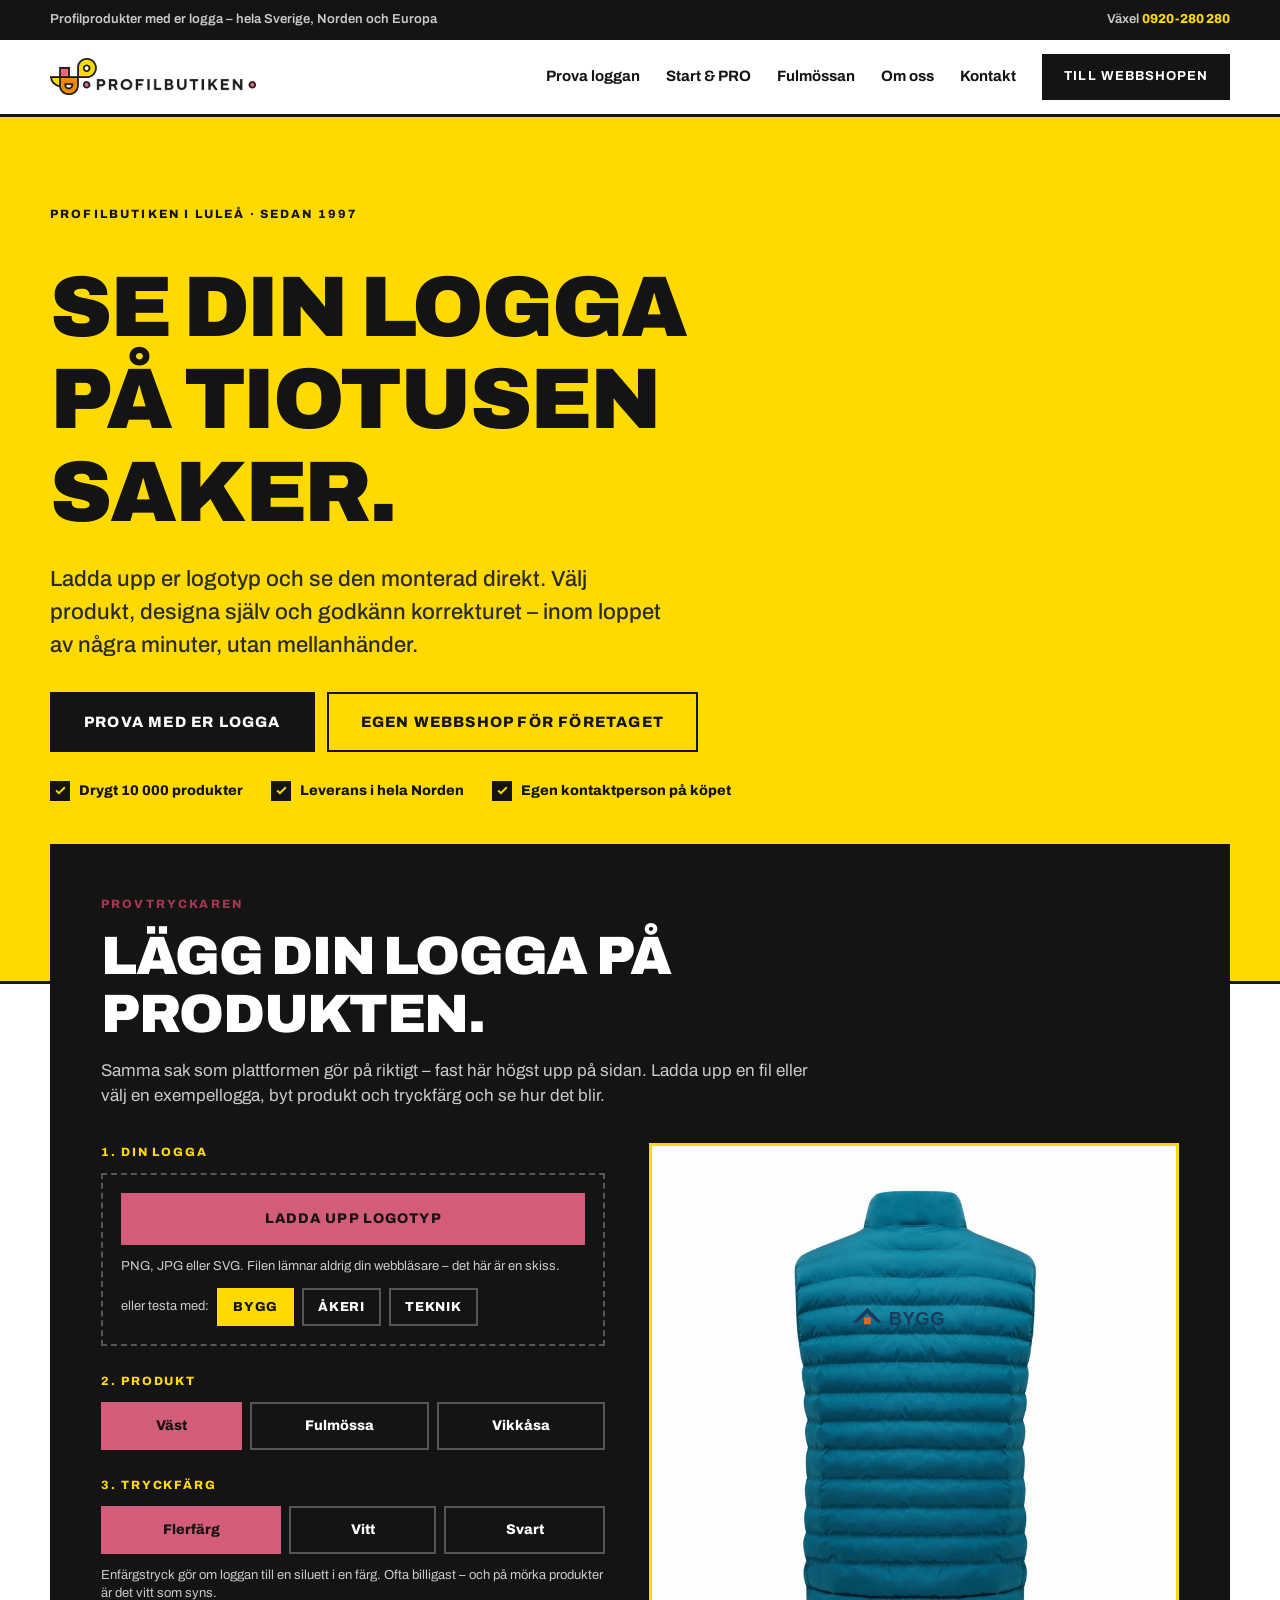
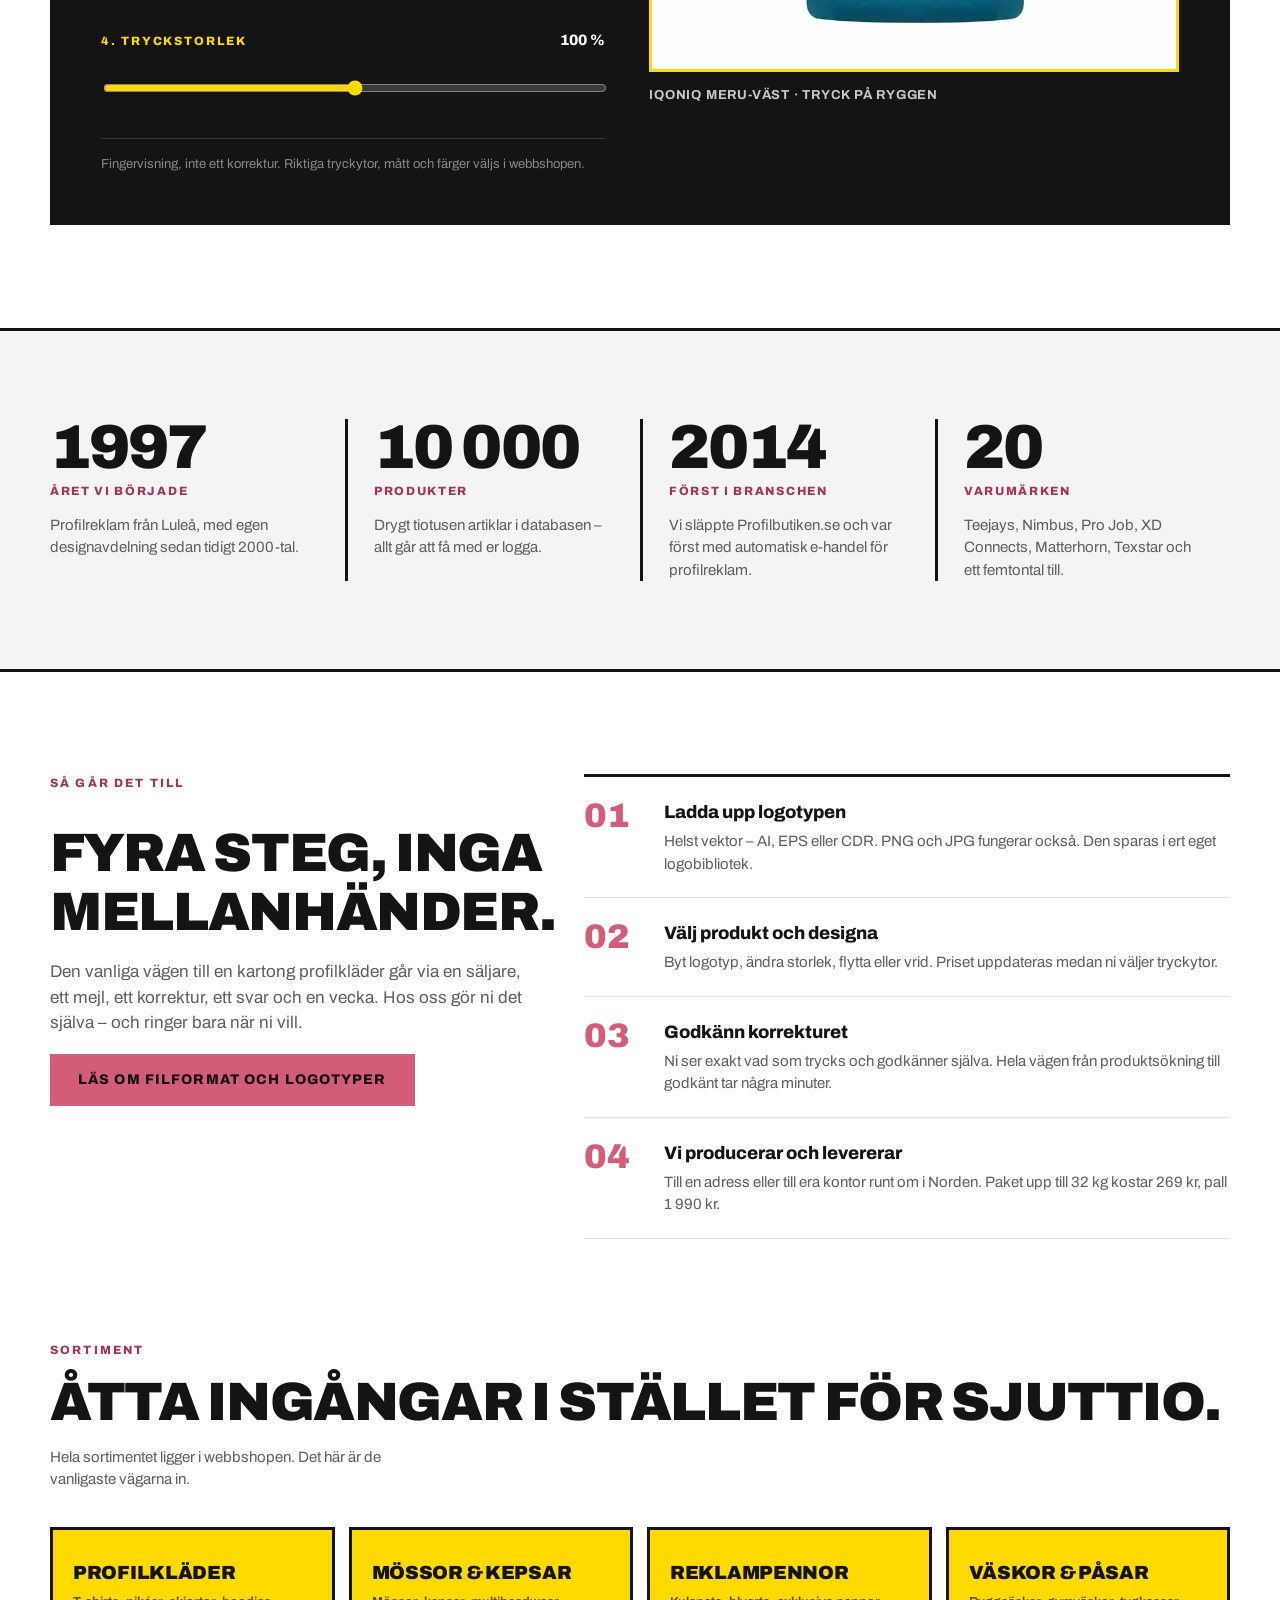
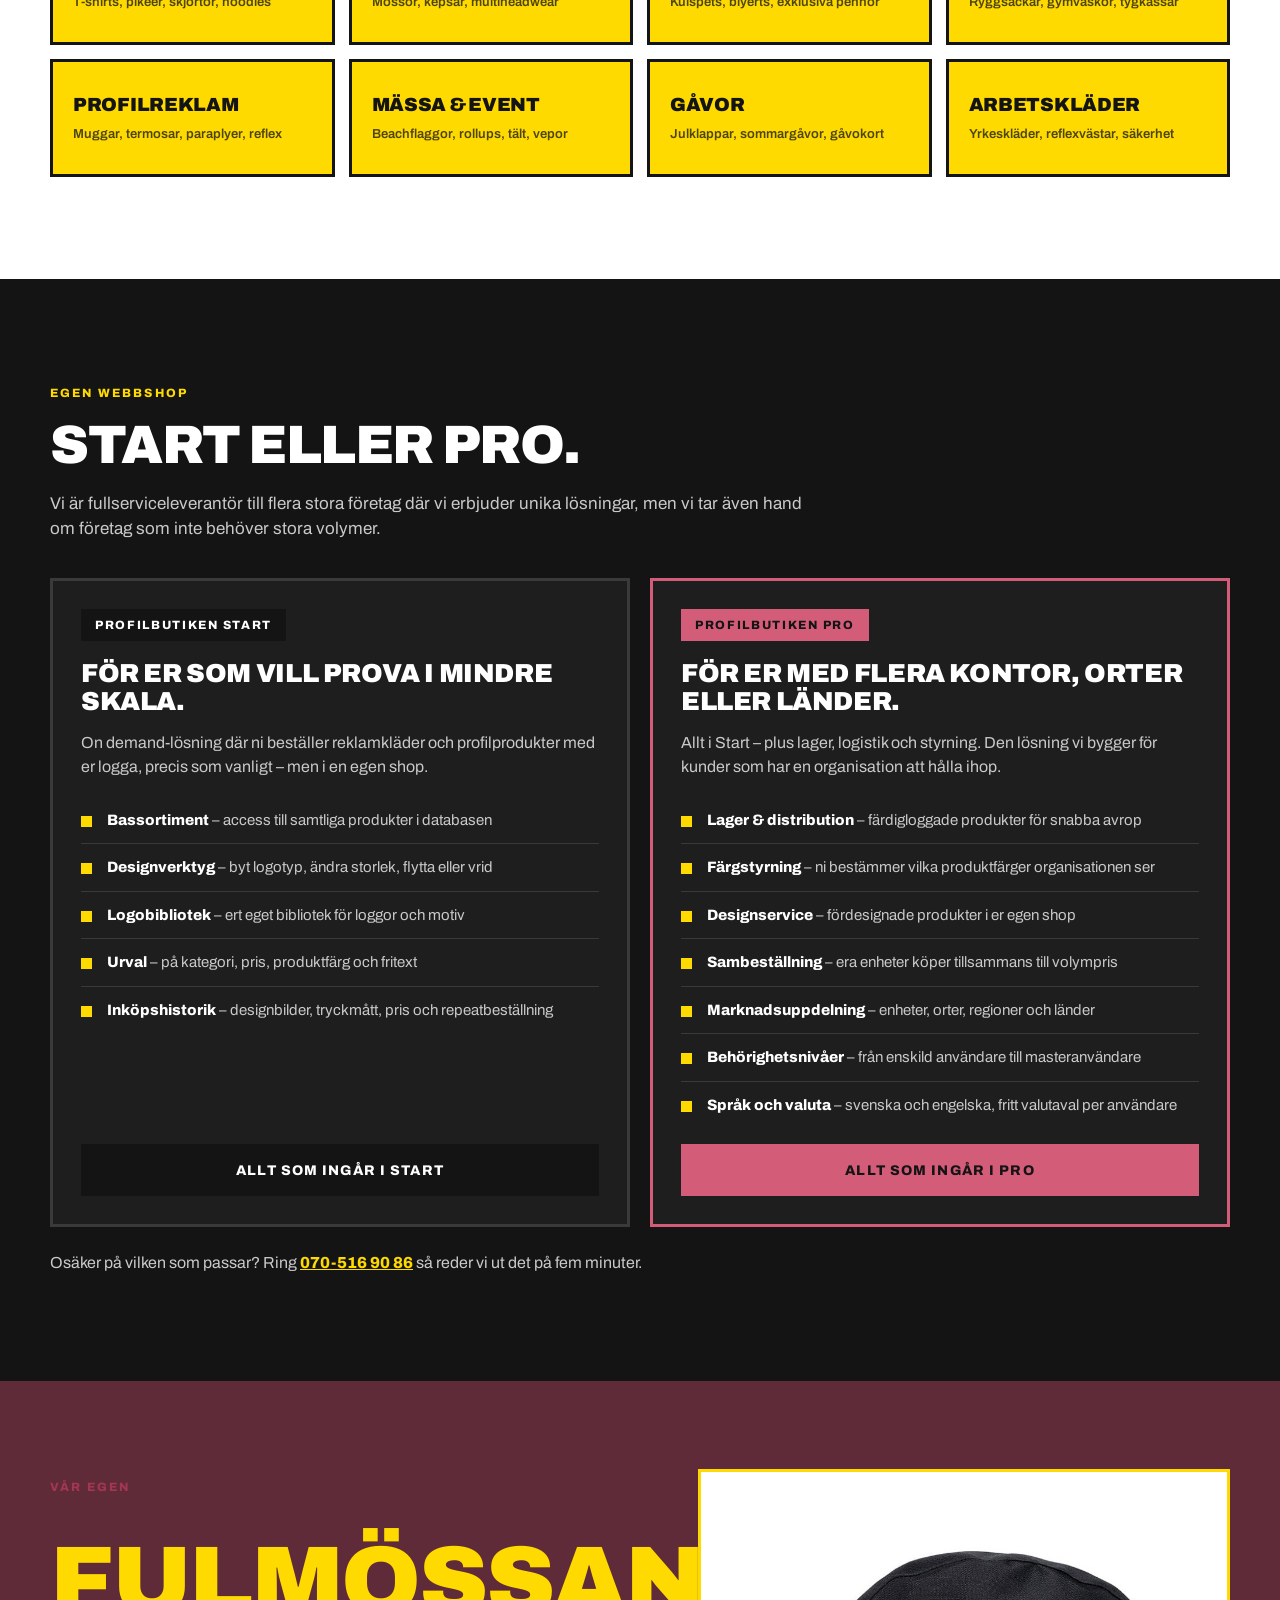
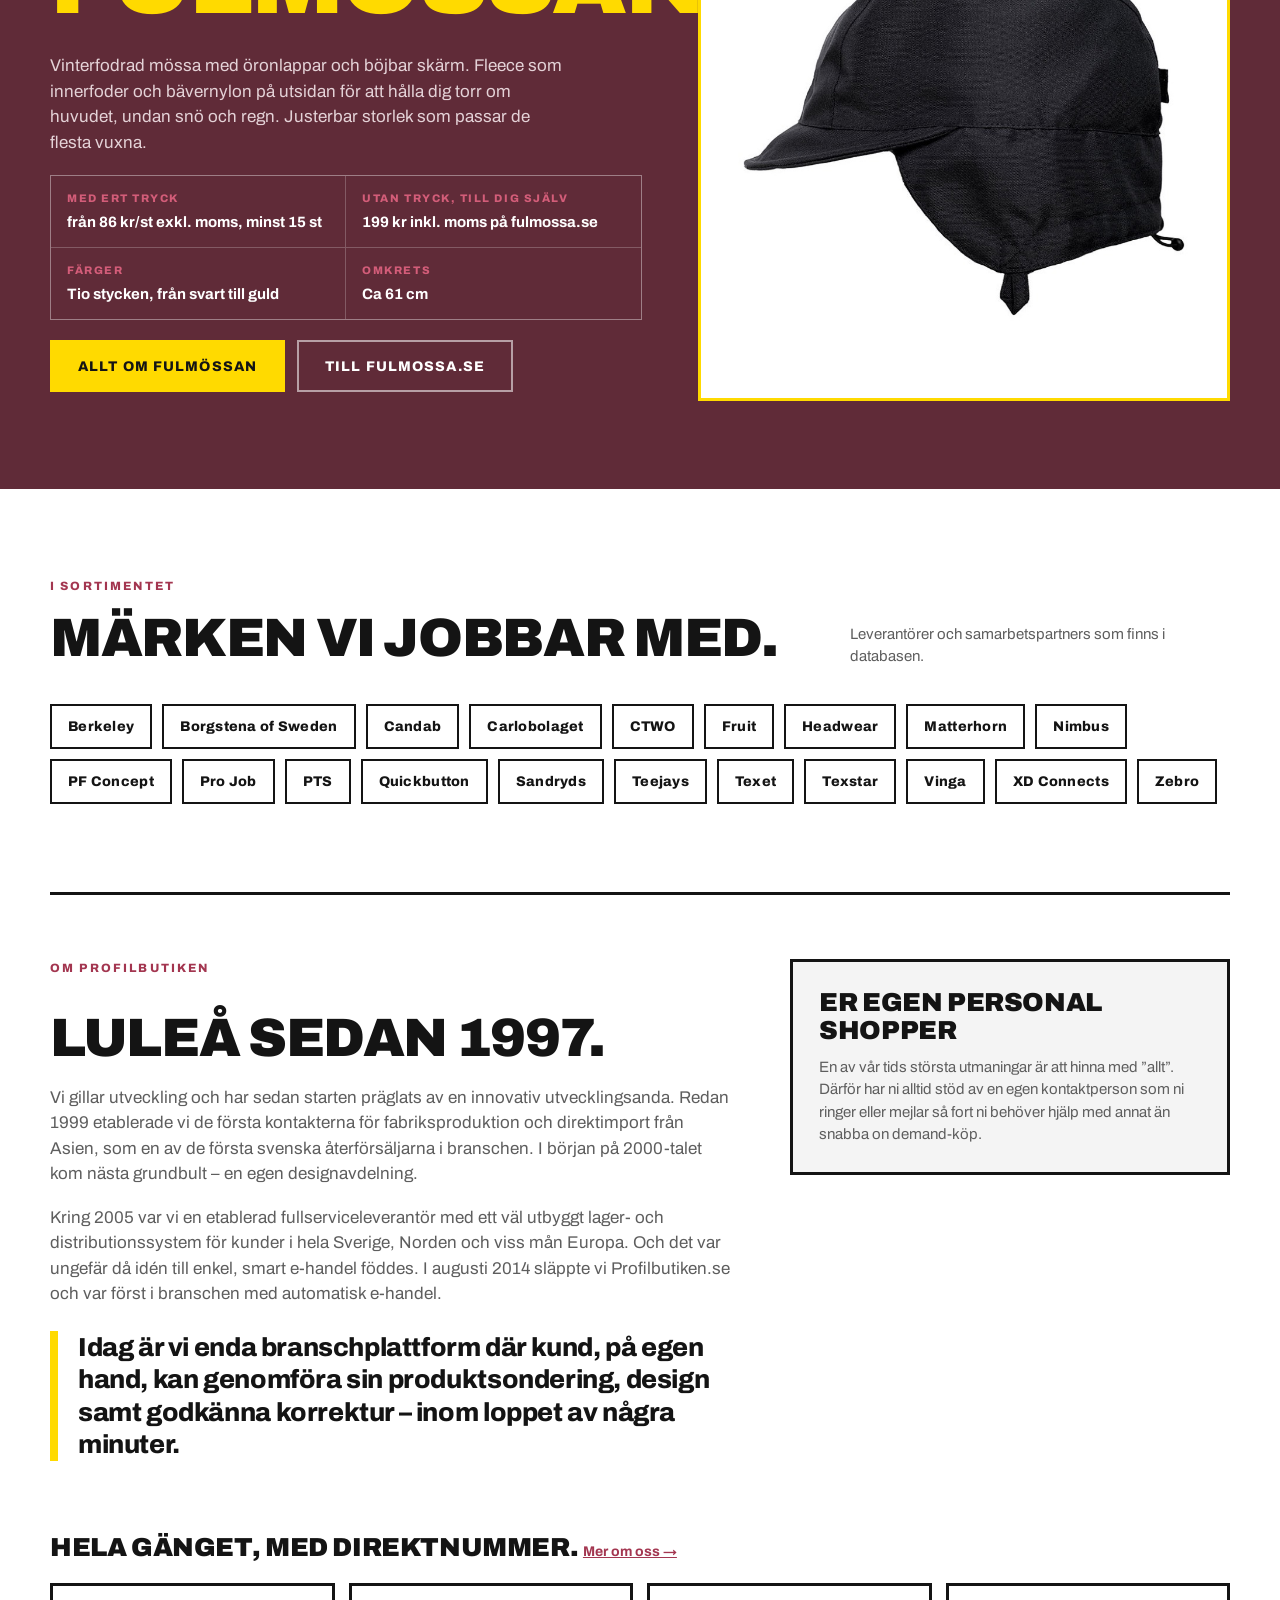
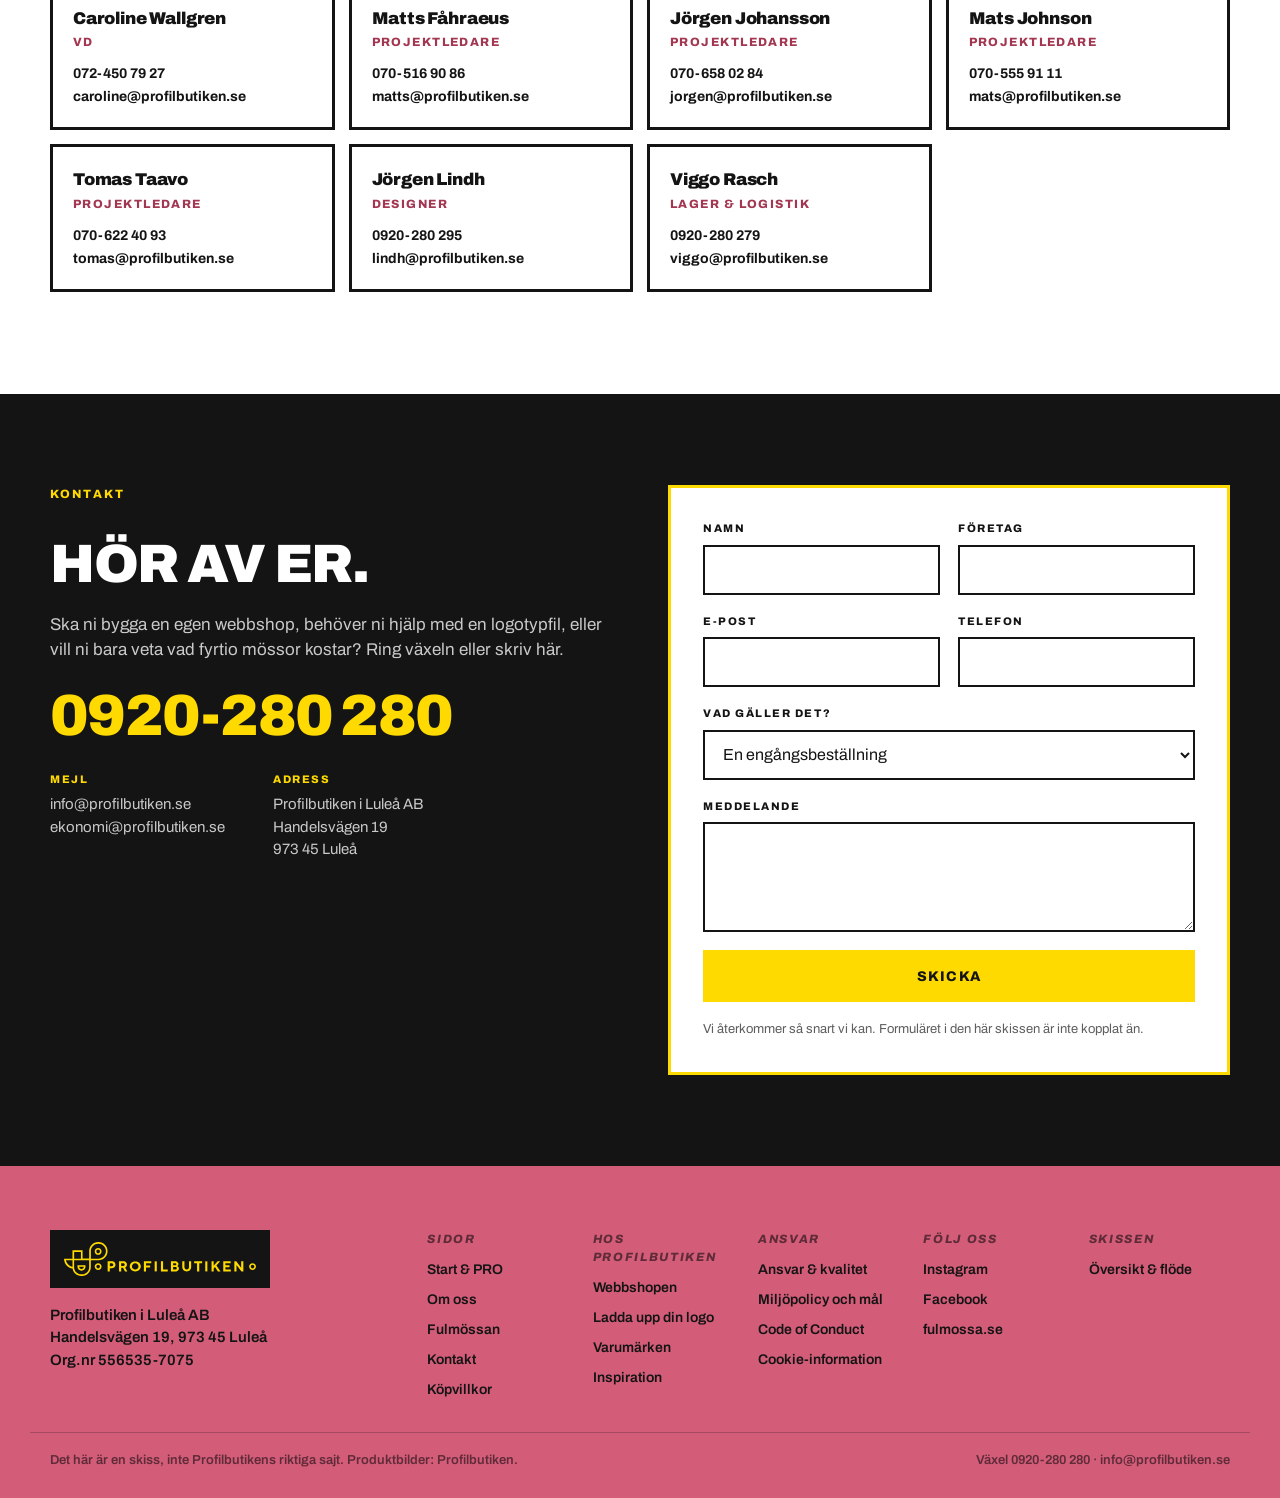
<file: index.html>
<!doctype html>
<html lang="sv">
<head>
<meta charset="utf-8">
<meta name="viewport" content="width=device-width, initial-scale=1">
<title>Profilprodukter med egen logga – Profilbutiken i Luleå</title>
<meta name="description" content="Ladda upp er logotyp och se den monterad på drygt 10 000 profilprodukter. Designa själv, godkänn korrektur på minuter. Egen webbshop för företag. Profilbutiken i Luleå sedan 1997.">
<link rel="preconnect" href="https://fonts.googleapis.com">
<link rel="preconnect" href="https://fonts.gstatic.com" crossorigin>
<link href="https://fonts.googleapis.com/css2?family=Archivo:wght@400;500;600;700;800;900&display=swap" rel="stylesheet">
<link rel="stylesheet" href="css/style.css?v=14">
<link rel="icon" href="assets/logo-pb.svg">
</head>
<body>

<a class="skip" href="#main">Hoppa till innehåll</a>

<div class="topbar">
  <div class="wrap topbar__in">
    <span>Profilprodukter med er logga – hela Sverige, Norden och Europa</span>
    <span>Växel <a href="tel:+46920280280">0920-280 280</a></span>
  </div>
</div>

<header class="header">
  <div class="wrap header__in">
    <a class="brand" href="#top" aria-label="Profilbutiken, till startsidan">
      <img src="assets/logo-pb.png" alt="Profilbutiken" width="600" height="107">
    </a>
    <button class="nav-toggle" aria-expanded="false" aria-controls="nav" aria-label="Meny">
      <span></span><span></span><span></span>
    </button>
    <nav class="nav" id="nav">
      <a href="#provtryck">Prova loggan</a>
      <a href="start-pro.html">Start &amp; PRO</a>
      <a href="fulmossan.html">Fulmössan</a>
      <a href="om.html">Om oss</a>
      <a href="kontakt.html">Kontakt</a>
      <a class="btn btn--ink" href="https://profilbutiken.se/">Till webbshopen</a>
    </nav>
  </div>
</header>

<main id="main">

<!-- ===== HERO ===== -->
<section class="hero" id="top">
  <div class="wrap hero__in">
    <p class="eyebrow">Profilbutiken i Luleå · sedan 1997</p>
    <h1>Se din logga<br>på tiotusen saker.</h1>
    <p class="lead">Ladda upp er logotyp och se den monterad direkt. Välj produkt, designa själv och godkänn korrekturet – inom loppet av några minuter, utan mellanhänder.</p>
    <div class="hero__cta">
      <a class="btn btn--ink btn--lg" href="#provtryck">Prova med er logga</a>
      <a class="btn btn--outline btn--lg" href="#webbshop">Egen webbshop för företaget</a>
    </div>
    <ul class="checks">
      <li>Drygt 10 000 produkter</li>
      <li>Leverans i hela Norden</li>
      <li>Egen kontaktperson på köpet</li>
    </ul>
  </div>
</section>

<!-- ===== SIGNATURELEMENT: PROVTRYCKAREN ===== -->
<section class="mock" id="provtryck">
  <div class="wrap">
    <div class="mock__panel">

      <div class="mock__head">
        <p class="eyebrow eyebrow--pink">Provtryckaren</p>
        <h2>Lägg din logga på produkten.</h2>
        <p class="mock__intro">Samma sak som plattformen gör på riktigt – fast här högst upp på sidan. Ladda upp en fil eller välj en exempellogga, byt produkt och tryckfärg och se hur det blir.</p>
      </div>

      <div class="mock__grid">

        <!-- Kontroller -->
        <div class="mock__controls">

          <div class="ctl">
            <span class="ctl__label" id="lbl-logo">1. Din logga</span>
            <div class="drop" aria-labelledby="lbl-logo">
              <label class="btn btn--pink btn--block" for="logofile">Ladda upp logotyp</label>
              <input type="file" id="logofile" accept="image/png,image/jpeg,image/svg+xml,image/gif,image/webp">
              <p class="drop__hint">PNG, JPG eller SVG. Filen lämnar aldrig din webbläsare – det här är en skiss.</p>
              <div class="drop__examples">
                <span>eller testa med:</span>
                <button type="button" class="chip" data-ex="bygg">Bygg</button>
                <button type="button" class="chip" data-ex="akeri">Åkeri</button>
                <button type="button" class="chip" data-ex="teknik">Teknik</button>
              </div>
            </div>
          </div>

          <div class="ctl">
            <span class="ctl__label" id="lbl-prod">2. Produkt</span>
            <div class="segs" role="group" aria-labelledby="lbl-prod">
              <button type="button" class="seg is-on" data-prod="vast">Väst</button>
              <button type="button" class="seg" data-prod="mossa">Fulmössa</button>
              <button type="button" class="seg" data-prod="mugg">Vikkåsa</button>
            </div>
          </div>

          <div class="ctl">
            <span class="ctl__label" id="lbl-farg">3. Tryckfärg</span>
            <div class="segs" role="group" aria-labelledby="lbl-farg">
              <button type="button" class="seg is-on" data-ink="as-is">Flerfärg</button>
              <button type="button" class="seg" data-ink="white">Vitt</button>
              <button type="button" class="seg" data-ink="black">Svart</button>
            </div>
            <p class="ctl__hint">Enfärgstryck gör om loggan till en siluett i en färg. Ofta billigast – och på mörka produkter är det vitt som syns.</p>
          </div>

          <div class="ctl">
            <label class="ctl__label" for="size">4. Tryckstorlek <output id="sizeOut">100&nbsp;%</output></label>
            <input type="range" id="size" min="50" max="150" value="100" step="5">
          </div>

          <p class="mock__note">Fingervisning, inte ett korrektur. Riktiga tryckytor, mått och färger väljs i webbshopen.</p>

        </div>

        <!-- Förhandsvisning -->
        <figure class="mock__stage">
          <div class="stage" id="stage">
            <img id="stageImg" src="assets/vast.jpg" alt="Petrolfärgad quiltad väst, sedd bakifrån" width="900" height="900">
            <div class="stage__print" id="print" aria-hidden="true"></div>
          </div>
          <figcaption id="stageCap">IQONIQ Meru-väst · tryck på ryggen</figcaption>
        </figure>

      </div>
    </div>
  </div>
</section>

<!-- ===== SIFFROR ===== -->
<section class="stats">
  <div class="wrap">
    <ul class="stats__grid">
      <li><strong>1997</strong><span>Året vi började</span><p>Profilreklam från Luleå, med egen designavdelning sedan tidigt 2000-tal.</p></li>
      <li><strong>10&nbsp;000</strong><span>Produkter</span><p>Drygt tiotusen artiklar i databasen – allt går att få med er logga.</p></li>
      <li><strong>2014</strong><span>Först i branschen</span><p>Vi släppte Profilbutiken.se och var först med automatisk e-handel för profilreklam.</p></li>
      <li><strong>20</strong><span>Varumärken</span><p>Teejays, Nimbus, Pro Job, XD Connects, Matterhorn, Texstar och ett femtontal till.</p></li>
    </ul>
  </div>
</section>

<!-- ===== SÅ GÅR DET TILL ===== -->
<section class="steps" id="sa-funkar-det">
  <div class="wrap steps__in">
    <div class="steps__text">
      <p class="eyebrow eyebrow--pink">Så går det till</p>
      <h2>Fyra steg, inga mellanhänder.</h2>
      <p>Den vanliga vägen till en kartong profilkläder går via en säljare, ett mejl, ett korrektur, ett svar och en vecka. Hos oss gör ni det själva – och ringer bara när ni vill.</p>
      <a class="btn btn--pink" href="https://profilbutiken.se/om/ladda-upp-din-logo">Läs om filformat och logotyper</a>
    </div>
    <ol class="steps__list">
      <li><strong>Ladda upp logotypen</strong><span>Helst vektor – AI, EPS eller CDR. PNG och JPG fungerar också. Den sparas i ert eget logobibliotek.</span></li>
      <li><strong>Välj produkt och designa</strong><span>Byt logotyp, ändra storlek, flytta eller vrid. Priset uppdateras medan ni väljer tryckytor.</span></li>
      <li><strong>Godkänn korrekturet</strong><span>Ni ser exakt vad som trycks och godkänner själva. Hela vägen från produktsökning till godkänt tar några minuter.</span></li>
      <li><strong>Vi producerar och levererar</strong><span>Till en adress eller till era kontor runt om i Norden. Paket upp till 32 kg kostar 269 kr, pall 1 990 kr.</span></li>
    </ol>
  </div>
</section>

<!-- ===== SORTIMENT ===== -->
<section class="assortment" id="sortiment">
  <div class="wrap">
    <div class="section-head section-head--row">
      <div>
        <p class="eyebrow eyebrow--pink">Sortiment</p>
        <h2>Åtta ingångar i stället för sjuttio.</h2>
      </div>
      <p>Hela sortimentet ligger i webbshopen. Det här är de vanligaste vägarna in.</p>
    </div>
    <ul class="cats">
      <li><a href="https://profilbutiken.se/kategorier/profilklader-2"><span>Profilkläder</span><small>T-shirts, pikéer, skjortor, hoodies</small></a></li>
      <li><a href="https://profilbutiken.se/kategorier/mossor-kepsar-1"><span>Mössor &amp; kepsar</span><small>Mössor, kepsar, multiheadwear</small></a></li>
      <li><a href="https://profilbutiken.se/kategorier/reklampennor-profilpennor"><span>Reklampennor</span><small>Kulspets, blyerts, exklusiva pennor</small></a></li>
      <li><a href="https://profilbutiken.se/kategorier/vaskor-pasar"><span>Väskor &amp; påsar</span><small>Ryggsäckar, gymväskor, tygkassar</small></a></li>
      <li><a href="https://profilbutiken.se/kategorier/profilreklam"><span>Profilreklam</span><small>Muggar, termosar, paraplyer, reflex</small></a></li>
      <li><a href="https://profilbutiken.se/kategorier/massa-event"><span>Mässa &amp; event</span><small>Beachflaggor, rollups, tält, vepor</small></a></li>
      <li><a href="https://profilbutiken.se/kategorier/gavor-1"><span>Gåvor</span><small>Julklappar, sommargåvor, gåvokort</small></a></li>
      <li><a href="https://profilbutiken.se/alla"><span>Arbetskläder</span><small>Yrkeskläder, reflexvästar, säkerhet</small></a></li>
    </ul>
  </div>
</section>

<!-- ===== EGEN WEBBSHOP: START / PRO ===== -->
<section class="shops" id="webbshop">
  <div class="wrap">
    <div class="section-head">
      <p class="eyebrow eyebrow--yellow">Egen webbshop</p>
      <h2>Start eller PRO.</h2>
      <p>Vi är fullserviceleverantör till flera stora företag där vi erbjuder unika lösningar, men vi tar även hand om företag som inte behöver stora volymer.</p>
    </div>
    <div class="shops__grid">

      <article class="shop">
        <header><span class="tag">Profilbutiken Start</span></header>
        <h3>För er som vill prova i mindre skala.</h3>
        <p>On demand-lösning där ni beställer reklamkläder och profilprodukter med er logga, precis som vanligt – men i en egen shop.</p>
        <ul class="feat">
          <li><strong>Bassortiment</strong> – access till samtliga produkter i databasen</li>
          <li><strong>Designverktyg</strong> – byt logotyp, ändra storlek, flytta eller vrid</li>
          <li><strong>Logobibliotek</strong> – ert eget bibliotek för loggor och motiv</li>
          <li><strong>Urval</strong> – på kategori, pris, produktfärg och fritext</li>
          <li><strong>Inköpshistorik</strong> – designbilder, tryckmått, pris och repeatbeställning</li>
        </ul>
        <a class="btn btn--ink btn--block" href="start-pro.html">Allt som ingår i Start</a>
      </article>

      <article class="shop shop--pro">
        <header><span class="tag tag--pink">Profilbutiken PRO</span></header>
        <h3>För er med flera kontor, orter eller länder.</h3>
        <p>Allt i Start – plus lager, logistik och styrning. Den lösning vi bygger för kunder som har en organisation att hålla ihop.</p>
        <ul class="feat">
          <li><strong>Lager &amp; distribution</strong> – färdigloggade produkter för snabba avrop</li>
          <li><strong>Färgstyrning</strong> – ni bestämmer vilka produktfärger organisationen ser</li>
          <li><strong>Designservice</strong> – fördesignade produkter i er egen shop</li>
          <li><strong>Sambeställning</strong> – era enheter köper tillsammans till volympris</li>
          <li><strong>Marknadsuppdelning</strong> – enheter, orter, regioner och länder</li>
          <li><strong>Behörighetsnivåer</strong> – från enskild användare till masteranvändare</li>
          <li><strong>Språk och valuta</strong> – svenska och engelska, fritt valutaval per användare</li>
        </ul>
        <a class="btn btn--pink btn--block" href="start-pro.html">Allt som ingår i PRO</a>
      </article>

    </div>
    <p class="shops__foot">Osäker på vilken som passar? Ring <a href="tel:+46705169086">070-516 90 86</a> så reder vi ut det på fem minuter.</p>
  </div>
</section>

<!-- ===== FULMÖSSAN ===== -->
<section class="ful" id="fulmossan">
  <div class="wrap ful__in">
    <div class="ful__text">
      <p class="eyebrow eyebrow--pink">Vår egen</p>
      <h2>Fulmössan.</h2>
      <p class="ful__lead">Vinterfodrad mössa med öronlappar och böjbar skärm. Fleece som innerfoder och bävernylon på utsidan för att hålla dig torr om huvudet, undan snö och regn. Justerbar storlek som passar de flesta vuxna.</p>
      <dl class="specs">
        <div><dt>Med ert tryck</dt><dd>från 86 kr/st exkl. moms, minst 15 st</dd></div>
        <div><dt>Utan tryck, till dig själv</dt><dd>199 kr inkl. moms på fulmossa.se</dd></div>
        <div><dt>Färger</dt><dd>Tio stycken, från svart till guld</dd></div>
        <div><dt>Omkrets</dt><dd>Ca 61 cm</dd></div>
      </dl>
      <div class="ful__cta">
        <a class="btn btn--yellow" href="fulmossan.html">Allt om Fulmössan</a>
        <a class="btn btn--outline-light" href="https://fulmossa.se/kategori/fulmossa">Till fulmossa.se</a>
      </div>
    </div>
    <img class="ful__img" src="assets/fulmossa.jpg" alt="Svart Fulmössa med öronlappar och böjbar skärm" width="900" height="900" loading="lazy">
  </div>
</section>

<!-- ===== VARUMÄRKEN ===== -->
<section class="brands">
  <div class="wrap">
    <div class="section-head section-head--row">
      <div>
        <p class="eyebrow eyebrow--pink">I sortimentet</p>
        <h2>Märken vi jobbar med.</h2>
      </div>
      <p>Leverantörer och samarbetspartners som finns i databasen.</p>
    </div>
    <ul class="brands__list">
      <li>Berkeley</li><li>Borgstena of Sweden</li><li>Candab</li><li>Carlobolaget</li>
      <li>CTWO</li><li>Fruit</li><li>Headwear</li><li>Matterhorn</li><li>Nimbus</li>
      <li>PF Concept</li><li>Pro Job</li><li>PTS</li><li>Quickbutton</li><li>Sandryds</li>
      <li>Teejays</li><li>Texet</li><li>Texstar</li><li>Vinga</li><li>XD Connects</li><li>Zebro</li>
    </ul>
  </div>
</section>

<!-- ===== OM OSS + TEAM ===== -->
<section class="about" id="om">
  <div class="wrap">
    <div class="about__in">
      <div class="about__text">
        <p class="eyebrow eyebrow--pink">Om Profilbutiken</p>
        <h2>Luleå sedan 1997.</h2>
        <p>Vi gillar utveckling och har sedan starten präglats av en innovativ utvecklingsanda. Redan 1999 etablerade vi de första kontakterna för fabriksproduktion och direktimport från Asien, som en av de första svenska återförsäljarna i branschen. I början på 2000-talet kom nästa grundbult – en egen designavdelning.</p>
        <p>Kring 2005 var vi en etablerad fullserviceleverantör med ett väl utbyggt lager- och distributionssystem för kunder i hela Sverige, Norden och viss mån Europa. Och det var ungefär då idén till enkel, smart e-handel föddes. I augusti 2014 släppte vi Profilbutiken.se och var först i branschen med automatisk e-handel.</p>
        <p class="pull">Idag är vi enda branschplattform där kund, på egen hand, kan genomföra sin produkt&shy;sondering, design samt godkänna korrektur – inom loppet av några minuter.</p>
      </div>
      <div class="about__aside">
        <h3>Er egen personal shopper</h3>
        <p>En av vår tids största utmaningar är att hinna med ”allt”. Därför har ni alltid stöd av en egen kontaktperson som ni ringer eller mejlar så fort ni behöver hjälp med annat än snabba on demand-köp.</p>
      </div>
    </div>

    <h3 class="team__head">Hela gänget, med direktnummer. <a href="om.html" style="font-size:14px;font-weight:700;text-transform:none;letter-spacing:0;color:var(--pink-deep)">Mer om oss &rarr;</a></h3>
    <ul class="team">
      <li><strong>Caroline Wallgren</strong><span>VD</span><a href="tel:+46724507927">072-450 79 27</a><a href="mailto:caroline@profilbutiken.se">caroline@profilbutiken.se</a></li>
      <li><strong>Matts Fåhraeus</strong><span>Projektledare</span><a href="tel:+46705169086">070-516 90 86</a><a href="mailto:matts@profilbutiken.se">matts@profilbutiken.se</a></li>
      <li><strong>Jörgen Johansson</strong><span>Projektledare</span><a href="tel:+46706580284">070-658 02 84</a><a href="mailto:jorgen@profilbutiken.se">jorgen@profilbutiken.se</a></li>
      <li><strong>Mats Johnson</strong><span>Projektledare</span><a href="tel:+46705559111">070-555 91 11</a><a href="mailto:mats@profilbutiken.se">mats@profilbutiken.se</a></li>
      <li><strong>Tomas Taavo</strong><span>Projektledare</span><a href="tel:+46706224093">070-622 40 93</a><a href="mailto:tomas@profilbutiken.se">tomas@profilbutiken.se</a></li>
      <li><strong>Jörgen Lindh</strong><span>Designer</span><a href="tel:+46920280295">0920-280 295</a><a href="mailto:lindh@profilbutiken.se">lindh@profilbutiken.se</a></li>
      <li><strong>Viggo Rasch</strong><span>Lager &amp; logistik</span><a href="tel:+46920280279">0920-280 279</a><a href="mailto:viggo@profilbutiken.se">viggo@profilbutiken.se</a></li>
    </ul>
  </div>
</section>

<!-- ===== KONTAKT ===== -->
<section class="contact" id="kontakt">
  <div class="wrap contact__in">
    <div class="contact__text">
      <p class="eyebrow eyebrow--yellow">Kontakt</p>
      <h2>Hör av er.</h2>
      <p>Ska ni bygga en egen webbshop, behöver ni hjälp med en logotypfil, eller vill ni bara veta vad fyrtio mössor kostar? Ring växeln eller skriv här.</p>
      <a class="contact__phone" href="tel:+46920280280">0920-280 280</a>
      <div class="contact__addr">
        <div><strong>Mejl</strong>info@profilbutiken.se<br>ekonomi@profilbutiken.se</div>
        <div><strong>Adress</strong>Profilbutiken i Luleå AB<br>Handelsvägen 19<br>973 45 Luleå</div>
      </div>
    </div>

    <form class="contact__form" action="https://formspree.io/f/XXXXXXXX" method="post">
      <div class="form__row">
        <div class="field">
          <label for="namn">Namn</label>
          <input id="namn" name="namn" type="text" autocomplete="name" required>
        </div>
        <div class="field">
          <label for="foretag">Företag</label>
          <input id="foretag" name="foretag" type="text" autocomplete="organization" required>
        </div>
      </div>
      <div class="form__row">
        <div class="field">
          <label for="epost">E-post</label>
          <input id="epost" name="epost" type="email" autocomplete="email" required>
        </div>
        <div class="field">
          <label for="telefon">Telefon</label>
          <input id="telefon" name="telefon" type="tel" autocomplete="tel">
        </div>
      </div>
      <div class="field">
        <label for="arende">Vad gäller det?</label>
        <select id="arende" name="arende">
          <option>En engångsbeställning</option>
          <option>Egen webbshop – Start</option>
          <option>Egen webbshop – PRO</option>
          <option>Hjälp med logotypfil</option>
          <option>Mässa eller event</option>
          <option>Annat</option>
        </select>
      </div>
      <div class="field">
        <label for="meddelande">Meddelande</label>
        <textarea id="meddelande" name="meddelande" rows="4"></textarea>
      </div>
      <button class="btn btn--yellow btn--block" type="submit">Skicka</button>
      <small>Vi återkommer så snart vi kan. Formuläret i den här skissen är inte kopplat än.</small>
    </form>
  </div>
</section>

</main>

<footer class="footer">
  <div class="wrap footer__in">
    <div class="footer__brand">
      <img src="assets/logo-pb.svg" alt="Profilbutiken" width="493" height="88">
      <p>Profilbutiken i Luleå AB<br>Handelsvägen 19, 973 45 Luleå<br>Org.nr 556535-7075</p>
    </div>
    <nav class="footer__nav" aria-label="Sidfot">
      <div>
        <strong>Sidor</strong>
        <a href="start-pro.html">Start &amp; PRO</a>
        <a href="om.html">Om oss</a>
        <a href="fulmossan.html">Fulmössan</a>
        <a href="kontakt.html">Kontakt</a>
        <a href="villkor.html">Köpvillkor</a>
      </div>
      <div>
        <strong>Hos Profilbutiken</strong>
        <a href="https://profilbutiken.se/">Webbshopen</a>
        <a href="https://profilbutiken.se/om/ladda-upp-din-logo">Ladda upp din logo</a>
        <a href="https://profilbutiken.se/om/varumarken">Varumärken</a>
        <a href="https://profilbutiken.se/om/inspiration">Inspiration</a>
      </div>
      <div>
        <strong>Ansvar</strong>
        <a href="https://profilbutiken.se/om/ansvar-och-kvalitetspolicy">Ansvar &amp; kvalitet</a>
        <a href="https://profilbutiken.se/om/miljopolicy-och-mal">Miljöpolicy och mål</a>
        <a href="https://profilbutiken.se/om/code-of-conduct">Code of Conduct</a>
        <a href="https://profilbutiken.se/om/cookie-information">Cookie-information</a>
      </div>
      <div>
        <strong>Följ oss</strong>
        <a href="https://www.instagram.com/profilbutiken.se/">Instagram</a>
        <a href="https://www.facebook.com/profilbutiken/">Facebook</a>
        <a href="https://fulmossa.se/kategori/fulmossa">fulmossa.se</a>
      </div>
      <div>
        <strong>Skissen</strong>
        <a href="oversikt.html">Översikt &amp; flöde</a>
      </div>
    </nav>
  </div>
  <div class="wrap footer__meta">
    <span>Det här är en skiss, inte Profilbutikens riktiga sajt. Produktbilder: Profilbutiken.</span>
    <span>Växel 0920-280 280 · info@profilbutiken.se</span>
  </div>
</footer>

<script type="application/ld+json">
{
  "@context": "https://schema.org",
  "@type": "Organization",
  "name": "Profilbutiken i Luleå AB",
  "alternateName": "Profilbutiken",
  "url": "https://profilbutiken.se/",
  "logo": "https://profilbutiken.se/img/pb-header-logo.png",
  "description": "Profilprodukter och presentreklam med kundens logotyp. Drygt 10 000 produkter, egen webbshopslösning för företag.",
  "foundingDate": "1997",
  "address": {
    "@type": "PostalAddress",
    "streetAddress": "Handelsvägen 19",
    "postalCode": "973 45",
    "addressLocality": "Luleå",
    "addressRegion": "Norrbotten",
    "addressCountry": "SE"
  },
  "contactPoint": [{
    "@type": "ContactPoint",
    "telephone": "+46-920-280280",
    "email": "info@profilbutiken.se",
    "contactType": "sales",
    "availableLanguage": ["sv", "en"],
    "areaServed": ["SE", "NO", "FI", "DK"]
  }],
  "sameAs": [
    "https://www.instagram.com/profilbutiken.se/",
    "https://www.facebook.com/profilbutiken/",
    "https://fulmossa.se/"
  ]
}
</script>

<script src="js/main.js?v=10"></script>
</body>
</html>
</file>
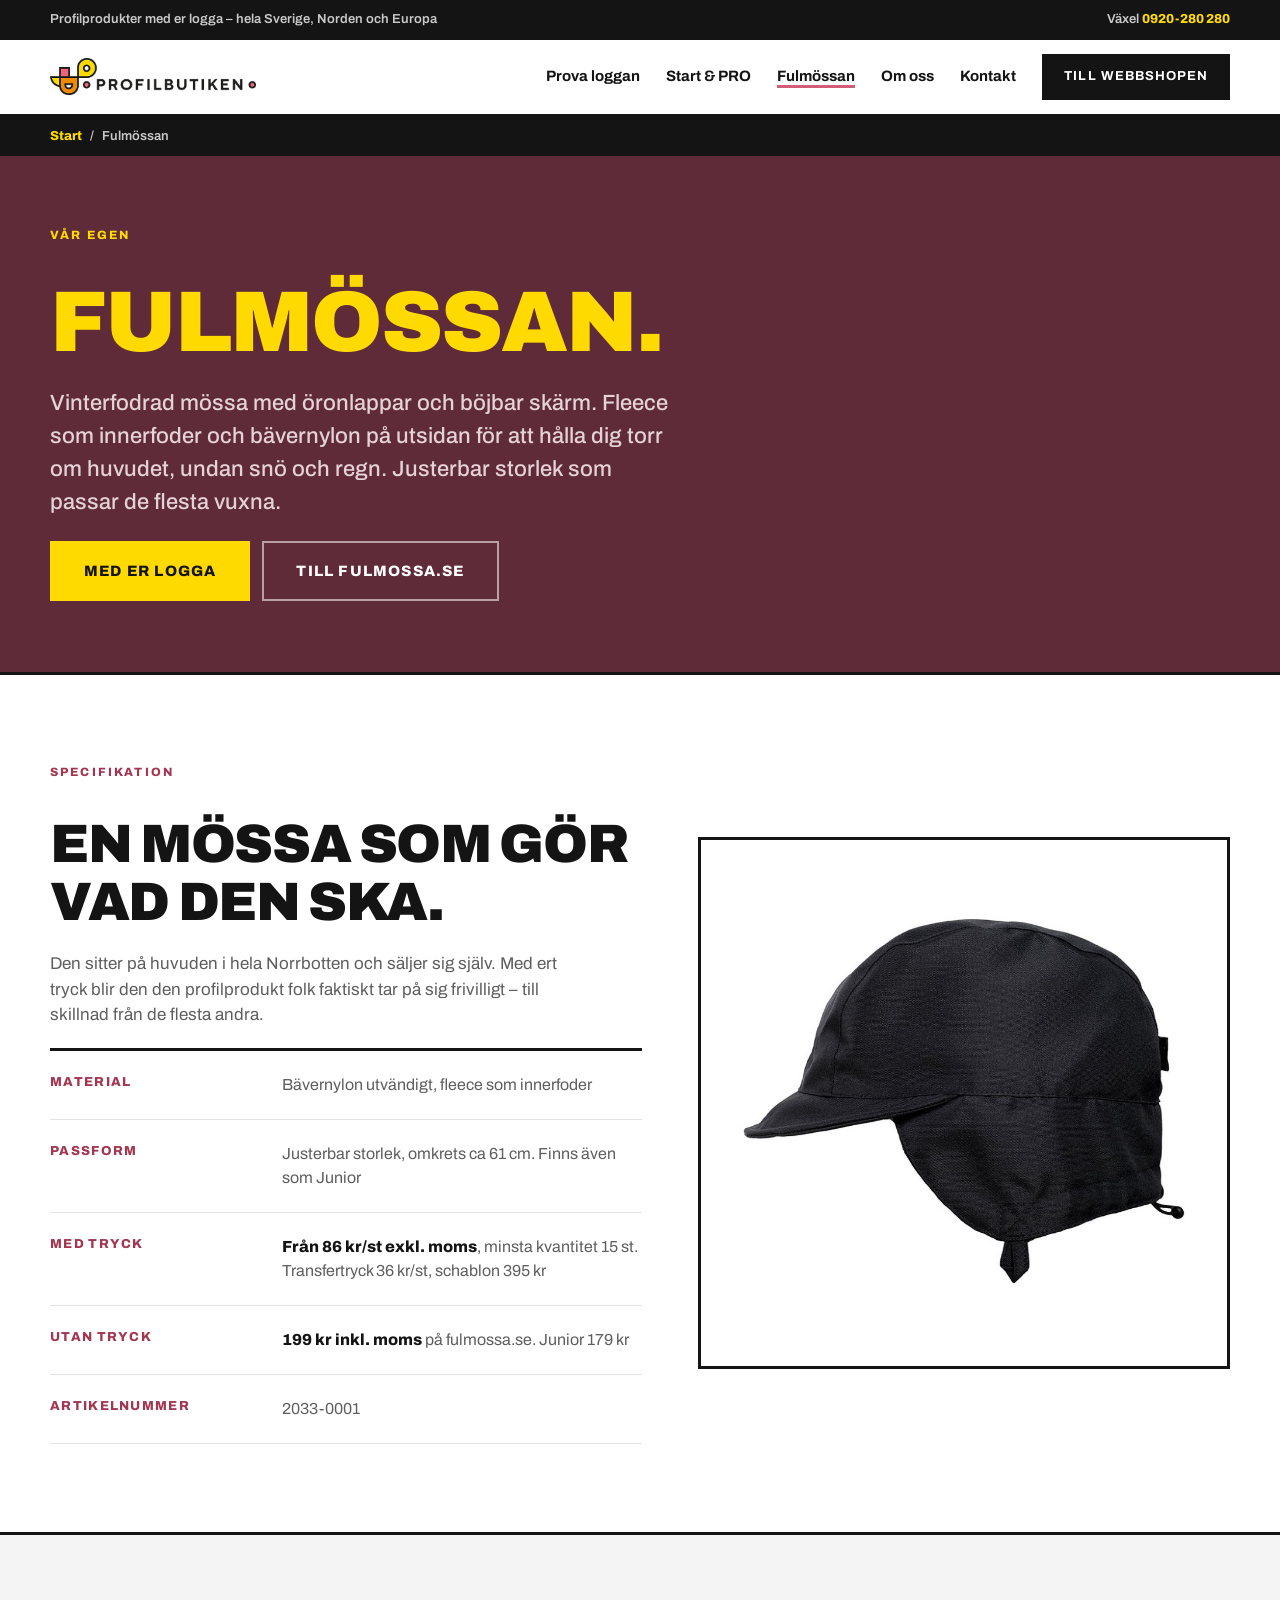
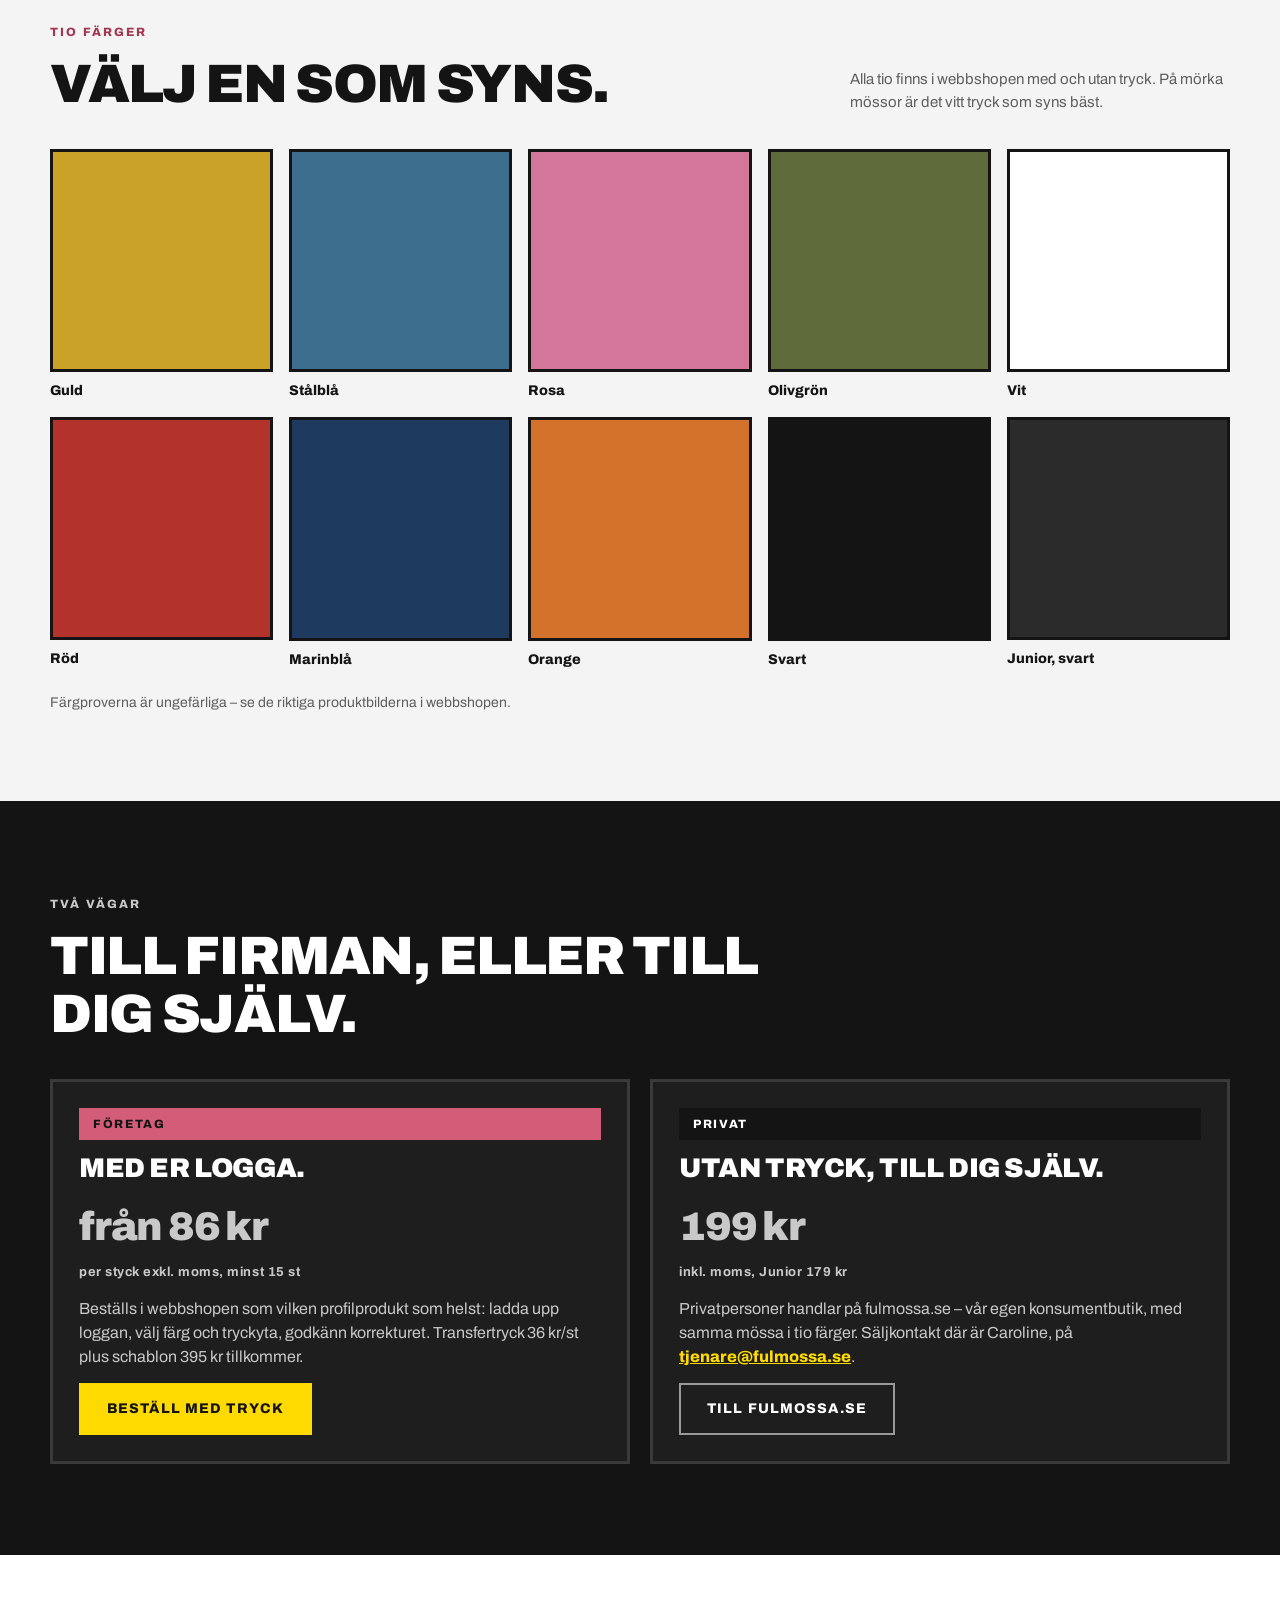
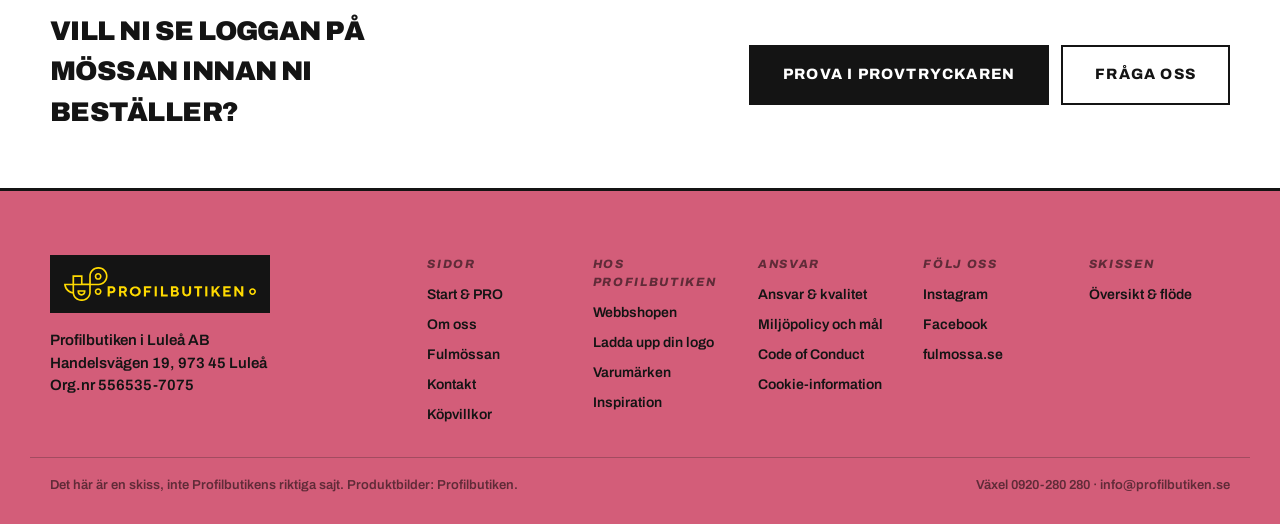
<file: fulmossan.html>
<!doctype html>
<html lang="sv">
<head>
<meta charset="utf-8">
<meta name="viewport" content="width=device-width, initial-scale=1">
<title>Fulmössan – med eget tryck eller till dig själv | Profilbutiken</title>
<meta name="description" content="Fulmössan: vinterfodrad mössa med öronlappar och böjbar skärm. Med företagets logga från 86 kr exkl. moms, eller omärkt för 199 kr inkl. moms på fulmossa.se.">
<link rel="preconnect" href="https://fonts.googleapis.com">
<link rel="preconnect" href="https://fonts.gstatic.com" crossorigin>
<link href="https://fonts.googleapis.com/css2?family=Archivo:wght@400;500;600;700;800;900&display=swap" rel="stylesheet">
<link rel="stylesheet" href="css/style.css?v=14">
<link rel="icon" href="assets/logo-pb.svg">
</head>
<body>

<a class="skip" href="#main">Hoppa till innehåll</a>

<div class="topbar">
  <div class="wrap topbar__in">
    <span>Profilprodukter med er logga – hela Sverige, Norden och Europa</span>
    <span>Växel <a href="tel:+46920280280">0920-280 280</a></span>
  </div>
</div>

<header class="header">
  <div class="wrap header__in">
    <a class="brand" href="index.html" aria-label="Profilbutiken, till startsidan">
      <img src="assets/logo-pb.png" alt="Profilbutiken" width="600" height="107">
    </a>
    <button class="nav-toggle" aria-expanded="false" aria-controls="nav" aria-label="Meny">
      <span></span><span></span><span></span>
    </button>
    <nav class="nav" id="nav">
      <a href="index.html#provtryck">Prova loggan</a>
      <a href="start-pro.html">Start &amp; PRO</a>
      <a href="fulmossan.html" aria-current="page">Fulmössan</a>
      <a href="om.html">Om oss</a>
      <a href="kontakt.html">Kontakt</a>
      <a class="btn btn--ink" href="https://profilbutiken.se/">Till webbshopen</a>
    </nav>
  </div>
</header>

<div class="crumbs"><div class="wrap crumbs__in"><a href="index.html">Start</a> <span>/</span> <span>Fulmössan</span></div></div>

<main id="main">

<section class="subhero subhero--plum">
  <div class="wrap subhero__in">
    <p class="eyebrow eyebrow--yellow">Vår egen</p>
    <h1>Fulmössan.</h1>
    <p class="lead">Vinterfodrad mössa med öronlappar och böjbar skärm. Fleece som innerfoder och bävernylon på utsidan för att hålla dig torr om huvudet, undan snö och regn. Justerbar storlek som passar de flesta vuxna.</p>
    <div class="subhero__cta">
      <a class="btn btn--yellow btn--lg" href="https://profilbutiken.se/produkt/mossor-kepsar-1/mossor-1/fulmossa-1">Med er logga</a>
      <a class="btn btn--outline-light btn--lg" href="https://fulmossa.se/kategori/fulmossa">Till fulmossa.se</a>
    </div>
  </div>
</section>

<section class="sect">
  <div class="wrap ful__in" style="padding-top:0;padding-bottom:0">
    <div class="ful__text" style="color:var(--ink)">
      <p class="eyebrow eyebrow--pink">Specifikation</p>
      <h2>En mössa som gör vad den ska.</h2>
      <p style="font-size:17px;color:var(--muted);max-width:52ch">Den sitter på huvuden i hela Norrbotten och säljer sig själv. Med ert tryck blir den den profilprodukt folk faktiskt tar på sig frivilligt – till skillnad från de flesta andra.</p>
      <dl class="terms" style="max-width:none">
        <div><dt>Material</dt><dd><span>Bävernylon utvändigt, fleece som innerfoder</span></dd></div>
        <div><dt>Passform</dt><dd><span>Justerbar storlek, omkrets ca 61 cm. Finns även som Junior</span></dd></div>
        <div><dt>Med tryck</dt><dd><span><strong>Från 86 kr/st exkl. moms</strong>, minsta kvantitet 15 st. Transfertryck 36 kr/st, schablon 395 kr</span></dd></div>
        <div><dt>Utan tryck</dt><dd><span><strong>199 kr inkl. moms</strong> på fulmossa.se. Junior 179 kr</span></dd></div>
        <div><dt>Artikelnummer</dt><dd><span>2033-0001</span></dd></div>
      </dl>
    </div>
    <img class="ful__img" src="assets/fulmossa.jpg" alt="Svart Fulmössa med öronlappar och böjbar skärm" width="900" height="900" style="border-color:var(--ink)">
  </div>
</section>

<section class="sect sect--grey">
  <div class="wrap">
    <div class="section-head section-head--row">
      <div>
        <p class="eyebrow eyebrow--pink">Tio färger</p>
        <h2>Välj en som syns.</h2>
      </div>
      <p>Alla tio finns i webbshopen med och utan tryck. På mörka mössor är det vitt tryck som syns bäst.</p>
    </div>
    <ul class="colors">
      <li><span style="background:#C9A227"></span><b>Guld</b></li>
      <li><span style="background:#3E6E8E"></span><b>Stålblå</b></li>
      <li><span style="background:#D4769A"></span><b>Rosa</b></li>
      <li><span style="background:#5F6B3A"></span><b>Olivgrön</b></li>
      <li><span style="background:#FFFFFF"></span><b>Vit</b></li>
      <li><span style="background:#B3322C"></span><b>Röd</b></li>
      <li><span style="background:#1E3A5F"></span><b>Marinblå</b></li>
      <li><span style="background:#D4722C"></span><b>Orange</b></li>
      <li><span style="background:#141414"></span><b>Svart</b></li>
      <li><span style="background:#2B2B2B"></span><b>Junior, svart</b></li>
    </ul>
    <p class="section-head" style="margin-top:22px;margin-bottom:0;font-size:14px;color:var(--muted)">Färgproverna är ungefärliga – se de riktiga produktbilderna i webbshopen.</p>
  </div>
</section>

<section class="sect sect--ink">
  <div class="wrap">
    <div class="section-head">
      <p class="eyebrow eyebrow--yellow">Två vägar</p>
      <h2>Till firman, eller till dig själv.</h2>
    </div>
    <div class="twocol">
      <article class="route">
        <span class="tag tag--pink">Företag</span>
        <h3>Med er logga.</h3>
        <p class="price">från 86 kr<small>per styck exkl. moms, minst 15 st</small></p>
        <p>Beställs i webbshopen som vilken profilprodukt som helst: ladda upp loggan, välj färg och tryckyta, godkänn korrekturet. Transfertryck 36 kr/st plus schablon 395 kr tillkommer.</p>
        <a class="btn btn--yellow" href="https://profilbutiken.se/produkt/mossor-kepsar-1/mossor-1/fulmossa-1">Beställ med tryck</a>
      </article>
      <article class="route">
        <span class="tag">Privat</span>
        <h3>Utan tryck, till dig själv.</h3>
        <p class="price">199 kr<small>inkl. moms, Junior 179 kr</small></p>
        <p>Privatpersoner handlar på fulmossa.se – vår egen konsumentbutik, med samma mössa i tio färger. Säljkontakt där är Caroline, på <a href="mailto:tjenare@fulmossa.se" style="color:var(--yellow);font-weight:800">tjenare@fulmossa.se</a>.</p>
        <a class="btn btn--outline-light" href="https://fulmossa.se/kategori/fulmossa">Till fulmossa.se</a>
      </article>
    </div>
  </div>
</section>

<section class="nextup">
  <div class="wrap nextup__in">
    <p>Vill ni se loggan på mössan innan ni beställer?</p>
    <div class="hero__cta">
      <a class="btn btn--ink btn--lg" href="index.html#provtryck">Prova i Provtryckaren</a>
      <a class="btn btn--outline btn--lg" href="kontakt.html">Fråga oss</a>
    </div>
  </div>
</section>

</main>

<footer class="footer">
  <div class="wrap footer__in">
    <div class="footer__brand">
      <img src="assets/logo-pb.svg" alt="Profilbutiken" width="493" height="88">
      <p>Profilbutiken i Luleå AB<br>Handelsvägen 19, 973 45 Luleå<br>Org.nr 556535-7075</p>
    </div>
    <nav class="footer__nav" aria-label="Sidfot">
      <div>
        <strong>Sidor</strong>
        <a href="start-pro.html">Start &amp; PRO</a>
        <a href="om.html">Om oss</a>
        <a href="fulmossan.html">Fulmössan</a>
        <a href="kontakt.html">Kontakt</a>
        <a href="villkor.html">Köpvillkor</a>
      </div>
      <div>
        <strong>Hos Profilbutiken</strong>
        <a href="https://profilbutiken.se/">Webbshopen</a>
        <a href="https://profilbutiken.se/om/ladda-upp-din-logo">Ladda upp din logo</a>
        <a href="https://profilbutiken.se/om/varumarken">Varumärken</a>
        <a href="https://profilbutiken.se/om/inspiration">Inspiration</a>
      </div>
      <div>
        <strong>Ansvar</strong>
        <a href="https://profilbutiken.se/om/ansvar-och-kvalitetspolicy">Ansvar &amp; kvalitet</a>
        <a href="https://profilbutiken.se/om/miljopolicy-och-mal">Miljöpolicy och mål</a>
        <a href="https://profilbutiken.se/om/code-of-conduct">Code of Conduct</a>
        <a href="https://profilbutiken.se/om/cookie-information">Cookie-information</a>
      </div>
      <div>
        <strong>Följ oss</strong>
        <a href="https://www.instagram.com/profilbutiken.se/">Instagram</a>
        <a href="https://www.facebook.com/profilbutiken/">Facebook</a>
        <a href="https://fulmossa.se/kategori/fulmossa">fulmossa.se</a>
      </div>
      <div>
        <strong>Skissen</strong>
        <a href="oversikt.html">Översikt &amp; flöde</a>
      </div>
    </nav>
  </div>
  <div class="wrap footer__meta">
    <span>Det här är en skiss, inte Profilbutikens riktiga sajt. Produktbilder: Profilbutiken.</span>
    <span>Växel 0920-280 280 · info@profilbutiken.se</span>
  </div>
</footer>

<script src="js/main.js?v=10"></script>
</body>
</html>
</file>
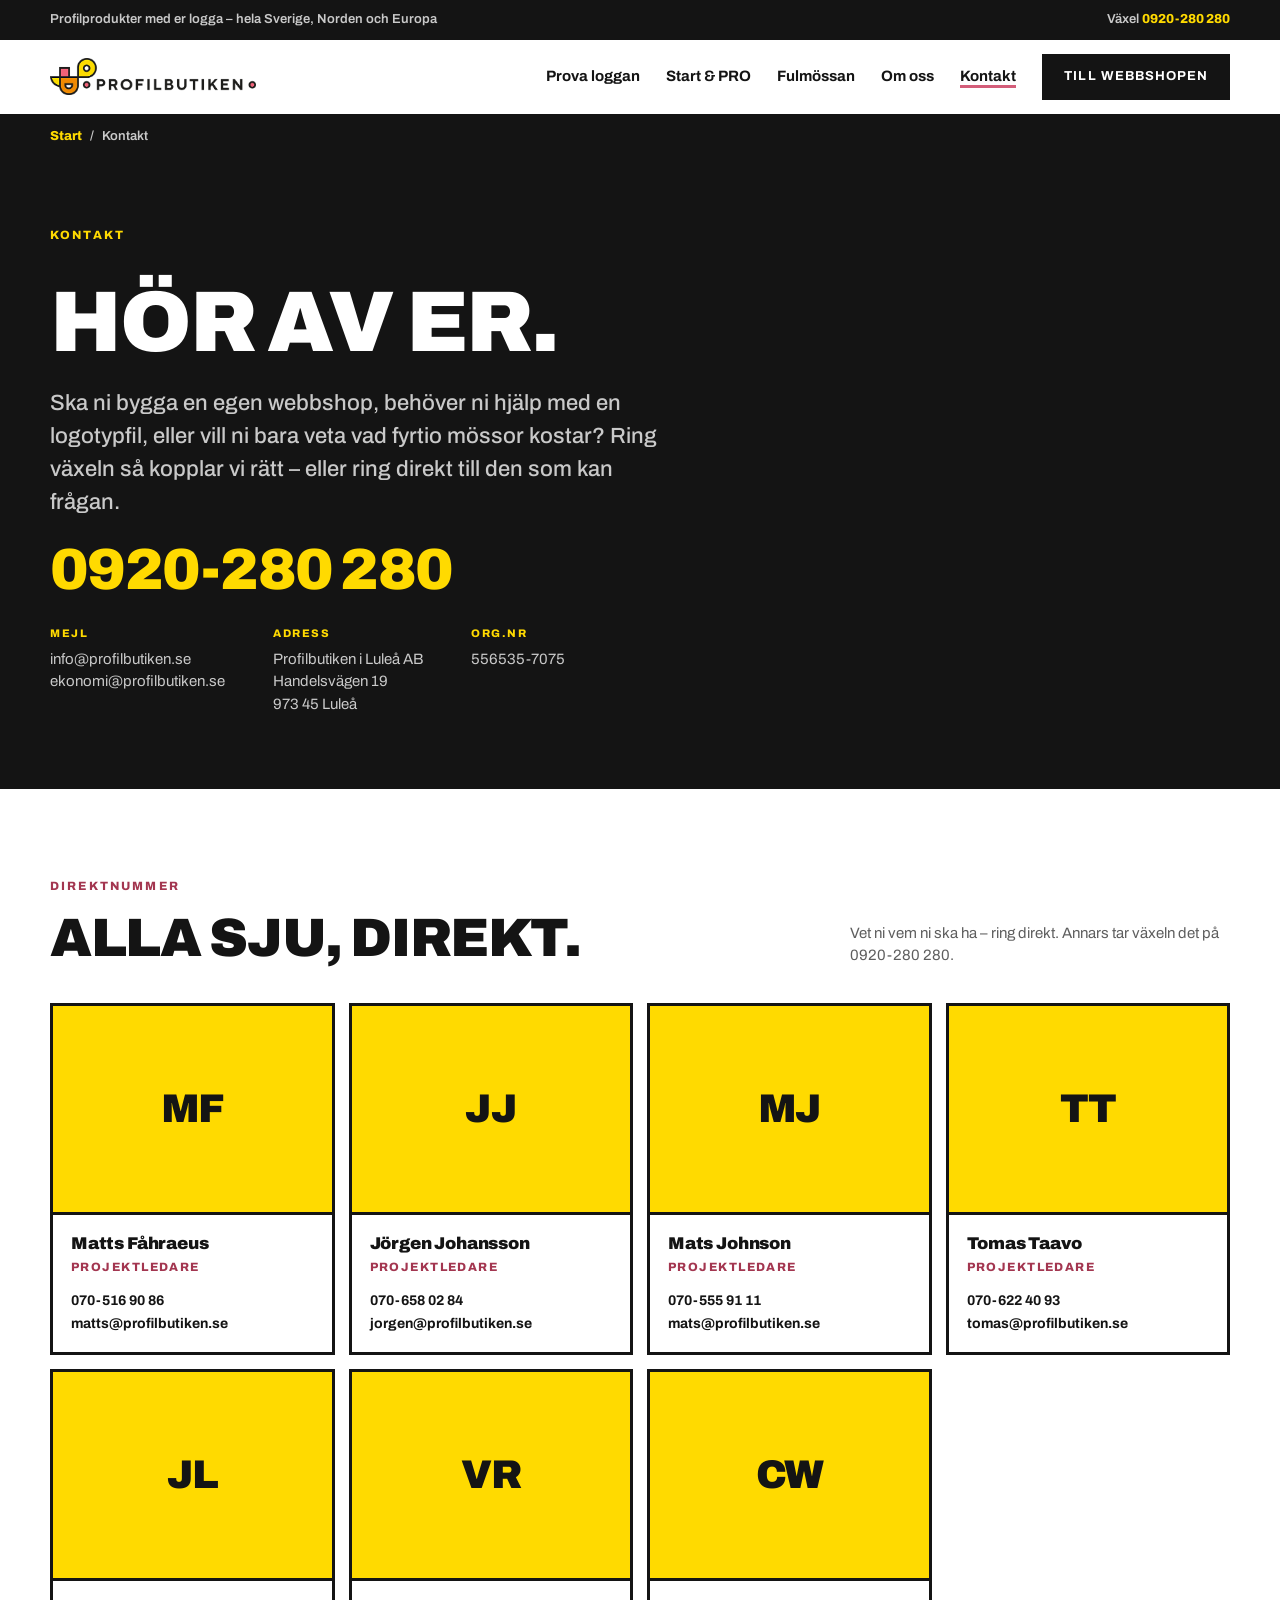
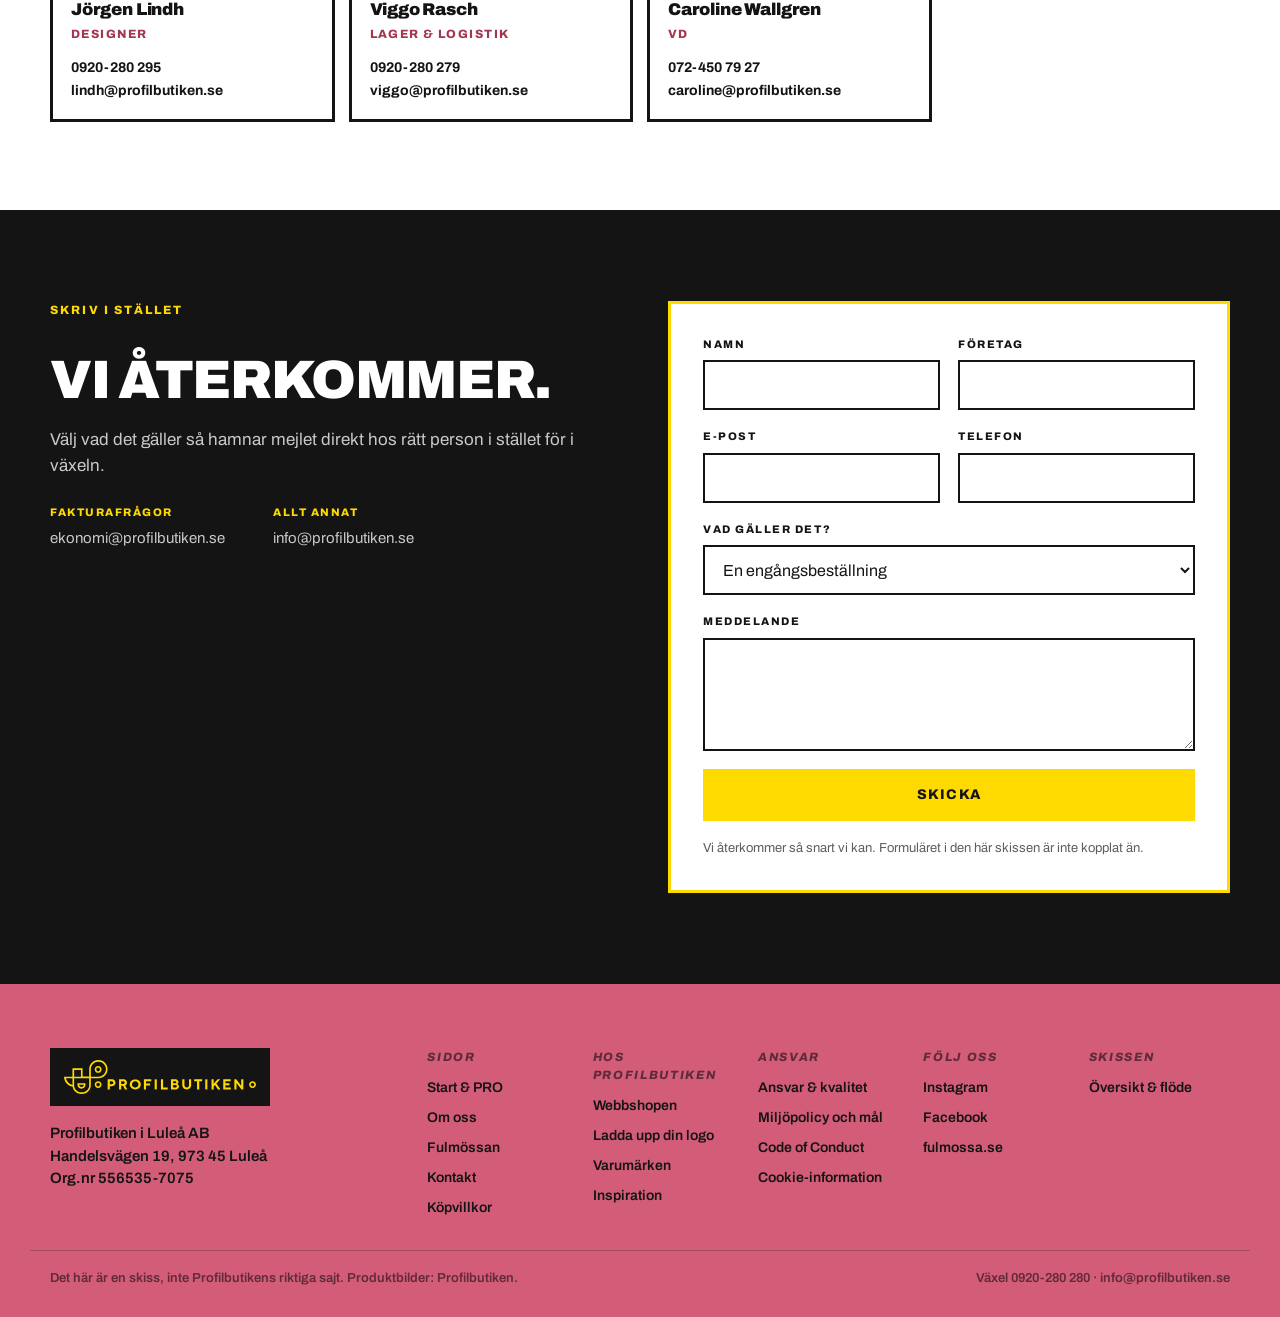
<file: kontakt.html>
<!doctype html>
<html lang="sv">
<head>
<meta charset="utf-8">
<meta name="viewport" content="width=device-width, initial-scale=1">
<title>Kontakta Profilbutiken i Luleå – växel, mejl och alla sju direktnummer</title>
<meta name="description" content="Växel 0920-280 280, info@profilbutiken.se. Alla sju på Profilbutiken i Luleå med direktnummer – ring den som kan just din fråga.">
<link rel="preconnect" href="https://fonts.googleapis.com">
<link rel="preconnect" href="https://fonts.gstatic.com" crossorigin>
<link href="https://fonts.googleapis.com/css2?family=Archivo:wght@400;500;600;700;800;900&display=swap" rel="stylesheet">
<link rel="stylesheet" href="css/style.css?v=14">
<link rel="icon" href="assets/logo-pb.svg">
</head>
<body>

<a class="skip" href="#main">Hoppa till innehåll</a>

<div class="topbar">
  <div class="wrap topbar__in">
    <span>Profilprodukter med er logga – hela Sverige, Norden och Europa</span>
    <span>Växel <a href="tel:+46920280280">0920-280 280</a></span>
  </div>
</div>

<header class="header">
  <div class="wrap header__in">
    <a class="brand" href="index.html" aria-label="Profilbutiken, till startsidan">
      <img src="assets/logo-pb.png" alt="Profilbutiken" width="600" height="107">
    </a>
    <button class="nav-toggle" aria-expanded="false" aria-controls="nav" aria-label="Meny">
      <span></span><span></span><span></span>
    </button>
    <nav class="nav" id="nav">
      <a href="index.html#provtryck">Prova loggan</a>
      <a href="start-pro.html">Start &amp; PRO</a>
      <a href="fulmossan.html">Fulmössan</a>
      <a href="om.html">Om oss</a>
      <a href="kontakt.html" aria-current="page">Kontakt</a>
      <a class="btn btn--ink" href="https://profilbutiken.se/">Till webbshopen</a>
    </nav>
  </div>
</header>

<div class="crumbs"><div class="wrap crumbs__in"><a href="index.html">Start</a> <span>/</span> <span>Kontakt</span></div></div>

<main id="main">

<section class="subhero subhero--ink">
  <div class="wrap subhero__in">
    <p class="eyebrow eyebrow--yellow">Kontakt</p>
    <h1>Hör av er.</h1>
    <p class="lead">Ska ni bygga en egen webbshop, behöver ni hjälp med en logotypfil, eller vill ni bara veta vad fyrtio mössor kostar? Ring växeln så kopplar vi rätt – eller ring direkt till den som kan frågan.</p>
    <a class="subhero__tel" href="tel:+46920280280">0920-280 280</a>
    <div class="contact__addr">
      <div><strong>Mejl</strong>info@profilbutiken.se<br>ekonomi@profilbutiken.se</div>
      <div><strong>Adress</strong>Profilbutiken i Luleå AB<br>Handelsvägen 19<br>973 45 Luleå</div>
      <div><strong>Org.nr</strong>556535-7075</div>
    </div>
  </div>
</section>

<section class="sect">
  <div class="wrap">
    <div class="section-head section-head--row">
      <div>
        <p class="eyebrow eyebrow--pink">Direktnummer</p>
        <h2>Alla sju, direkt.</h2>
      </div>
      <p>Vet ni vem ni ska ha – ring direkt. Annars tar växeln det på 0920-280 280.</p>
    </div>
    <ul class="people">
      <li><div class="person__face" aria-hidden="true">MF</div><div class="person__body"><strong>Matts Fåhraeus</strong><span>Projektledare</span><a href="tel:+46705169086">070-516 90 86</a><a href="mailto:matts@profilbutiken.se">matts@profilbutiken.se</a></div></li>
      <li><div class="person__face" aria-hidden="true">JJ</div><div class="person__body"><strong>Jörgen Johansson</strong><span>Projektledare</span><a href="tel:+46706580284">070-658 02 84</a><a href="mailto:jorgen@profilbutiken.se">jorgen@profilbutiken.se</a></div></li>
      <li><div class="person__face" aria-hidden="true">MJ</div><div class="person__body"><strong>Mats Johnson</strong><span>Projektledare</span><a href="tel:+46705559111">070-555 91 11</a><a href="mailto:mats@profilbutiken.se">mats@profilbutiken.se</a></div></li>
      <li><div class="person__face" aria-hidden="true">TT</div><div class="person__body"><strong>Tomas Taavo</strong><span>Projektledare</span><a href="tel:+46706224093">070-622 40 93</a><a href="mailto:tomas@profilbutiken.se">tomas@profilbutiken.se</a></div></li>
      <li><div class="person__face" aria-hidden="true">JL</div><div class="person__body"><strong>Jörgen Lindh</strong><span>Designer</span><a href="tel:+46920280295">0920-280 295</a><a href="mailto:lindh@profilbutiken.se">lindh@profilbutiken.se</a></div></li>
      <li><div class="person__face" aria-hidden="true">VR</div><div class="person__body"><strong>Viggo Rasch</strong><span>Lager &amp; logistik</span><a href="tel:+46920280279">0920-280 279</a><a href="mailto:viggo@profilbutiken.se">viggo@profilbutiken.se</a></div></li>
      <li><div class="person__face" aria-hidden="true">CW</div><div class="person__body"><strong>Caroline Wallgren</strong><span>VD</span><a href="tel:+46724507927">072-450 79 27</a><a href="mailto:caroline@profilbutiken.se">caroline@profilbutiken.se</a></div></li>
    </ul>
  </div>
</section>

<section class="contact" id="formular">
  <div class="wrap contact__in">
    <div class="contact__text">
      <p class="eyebrow eyebrow--yellow">Skriv i stället</p>
      <h2>Vi återkommer.</h2>
      <p>Välj vad det gäller så hamnar mejlet direkt hos rätt person i stället för i växeln.</p>
      <div class="contact__addr">
        <div><strong>Fakturafrågor</strong>ekonomi@profilbutiken.se</div>
        <div><strong>Allt annat</strong>info@profilbutiken.se</div>
      </div>
    </div>

    <form class="contact__form" action="https://formspree.io/f/XXXXXXXX" method="post">
      <div class="form__row">
        <div class="field">
          <label for="namn">Namn</label>
          <input id="namn" name="namn" type="text" autocomplete="name" required>
        </div>
        <div class="field">
          <label for="foretag">Företag</label>
          <input id="foretag" name="foretag" type="text" autocomplete="organization" required>
        </div>
      </div>
      <div class="form__row">
        <div class="field">
          <label for="epost">E-post</label>
          <input id="epost" name="epost" type="email" autocomplete="email" required>
        </div>
        <div class="field">
          <label for="telefon">Telefon</label>
          <input id="telefon" name="telefon" type="tel" autocomplete="tel">
        </div>
      </div>
      <div class="field">
        <label for="arende">Vad gäller det?</label>
        <select id="arende" name="arende">
          <option>En engångsbeställning</option>
          <option>Egen webbshop – Start</option>
          <option>Egen webbshop – PRO</option>
          <option>Hjälp med logotypfil</option>
          <option>Mässa eller event</option>
          <option>Fakturafråga</option>
          <option>Annat</option>
        </select>
      </div>
      <div class="field">
        <label for="meddelande">Meddelande</label>
        <textarea id="meddelande" name="meddelande" rows="5"></textarea>
      </div>
      <button class="btn btn--yellow btn--block" type="submit">Skicka</button>
      <small>Vi återkommer så snart vi kan. Formuläret i den här skissen är inte kopplat än.</small>
    </form>
  </div>
</section>

</main>

<footer class="footer">
  <div class="wrap footer__in">
    <div class="footer__brand">
      <img src="assets/logo-pb.svg" alt="Profilbutiken" width="493" height="88">
      <p>Profilbutiken i Luleå AB<br>Handelsvägen 19, 973 45 Luleå<br>Org.nr 556535-7075</p>
    </div>
    <nav class="footer__nav" aria-label="Sidfot">
      <div>
        <strong>Sidor</strong>
        <a href="start-pro.html">Start &amp; PRO</a>
        <a href="om.html">Om oss</a>
        <a href="fulmossan.html">Fulmössan</a>
        <a href="kontakt.html">Kontakt</a>
        <a href="villkor.html">Köpvillkor</a>
      </div>
      <div>
        <strong>Hos Profilbutiken</strong>
        <a href="https://profilbutiken.se/">Webbshopen</a>
        <a href="https://profilbutiken.se/om/ladda-upp-din-logo">Ladda upp din logo</a>
        <a href="https://profilbutiken.se/om/varumarken">Varumärken</a>
        <a href="https://profilbutiken.se/om/inspiration">Inspiration</a>
      </div>
      <div>
        <strong>Ansvar</strong>
        <a href="https://profilbutiken.se/om/ansvar-och-kvalitetspolicy">Ansvar &amp; kvalitet</a>
        <a href="https://profilbutiken.se/om/miljopolicy-och-mal">Miljöpolicy och mål</a>
        <a href="https://profilbutiken.se/om/code-of-conduct">Code of Conduct</a>
        <a href="https://profilbutiken.se/om/cookie-information">Cookie-information</a>
      </div>
      <div>
        <strong>Följ oss</strong>
        <a href="https://www.instagram.com/profilbutiken.se/">Instagram</a>
        <a href="https://www.facebook.com/profilbutiken/">Facebook</a>
        <a href="https://fulmossa.se/kategori/fulmossa">fulmossa.se</a>
      </div>
      <div>
        <strong>Skissen</strong>
        <a href="oversikt.html">Översikt &amp; flöde</a>
      </div>
    </nav>
  </div>
  <div class="wrap footer__meta">
    <span>Det här är en skiss, inte Profilbutikens riktiga sajt. Produktbilder: Profilbutiken.</span>
    <span>Växel 0920-280 280 · info@profilbutiken.se</span>
  </div>
</footer>

<script src="js/main.js?v=10"></script>
</body>
</html>
</file>
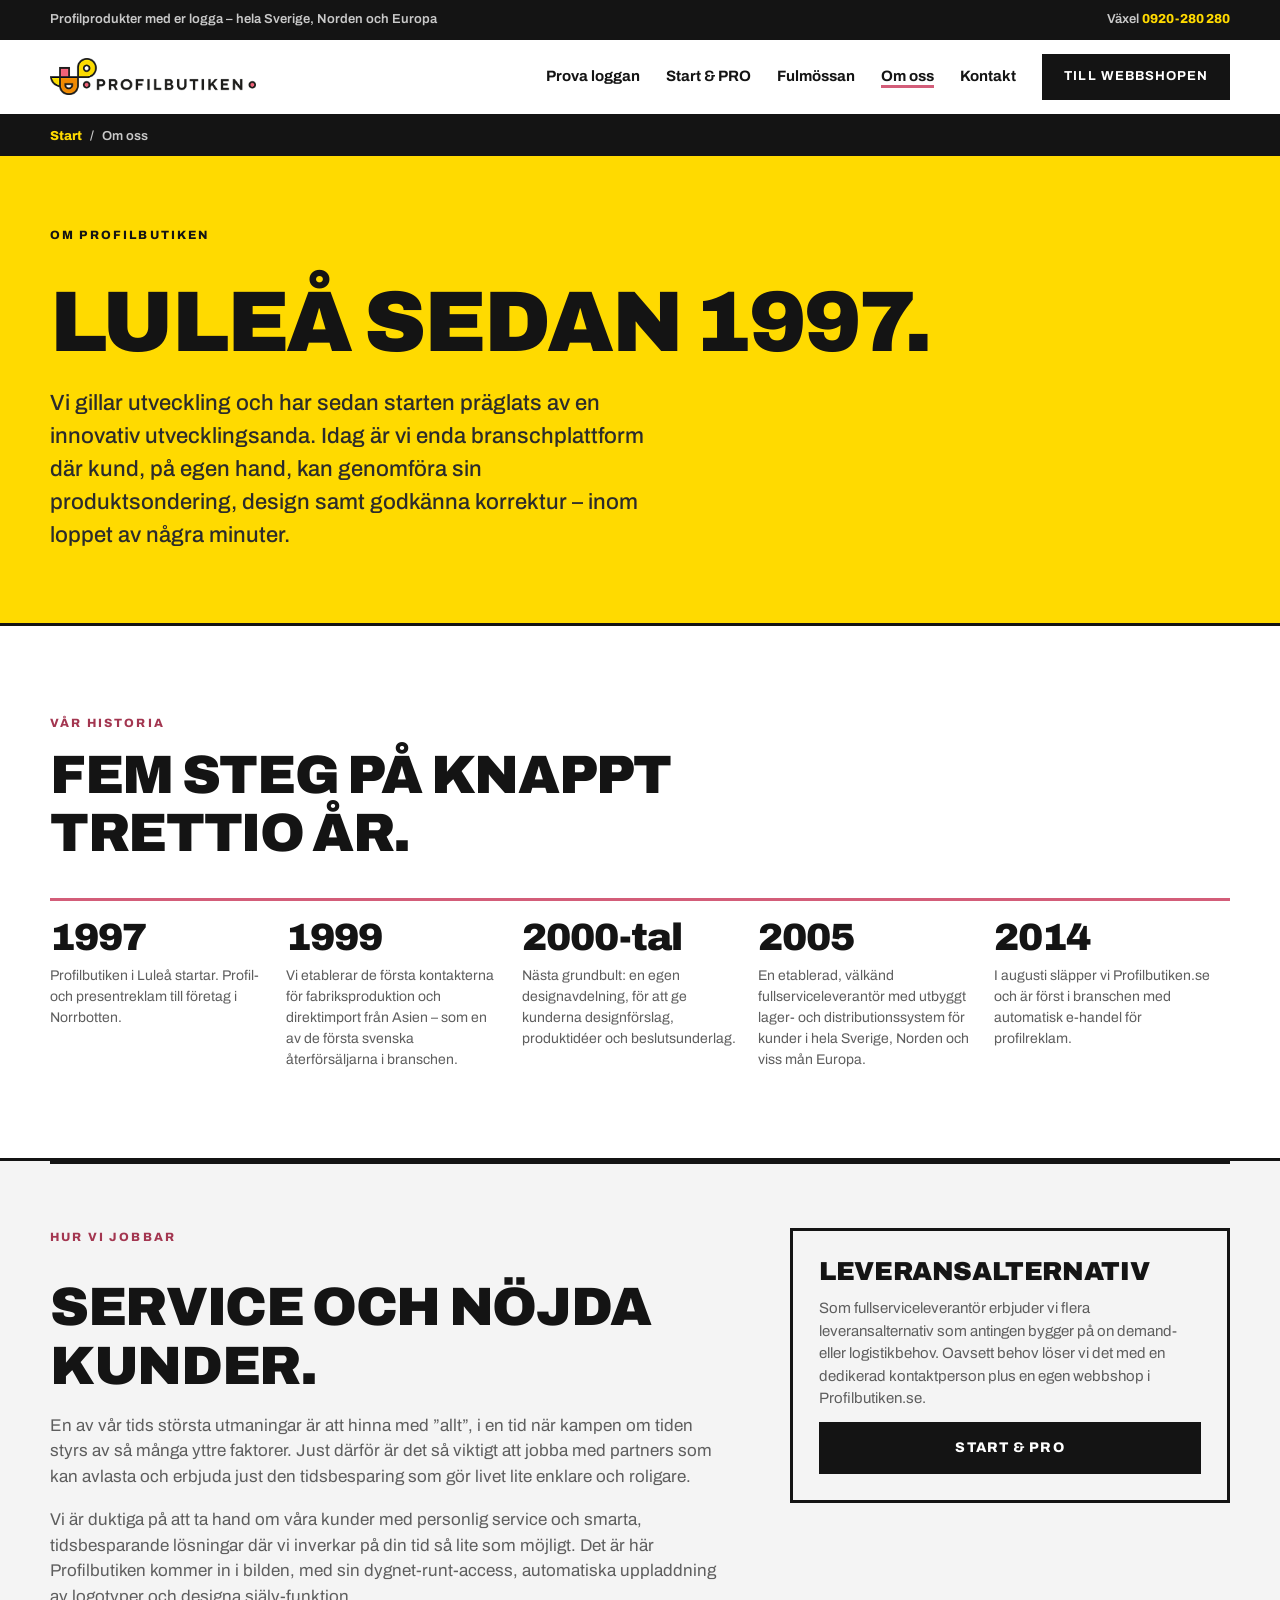
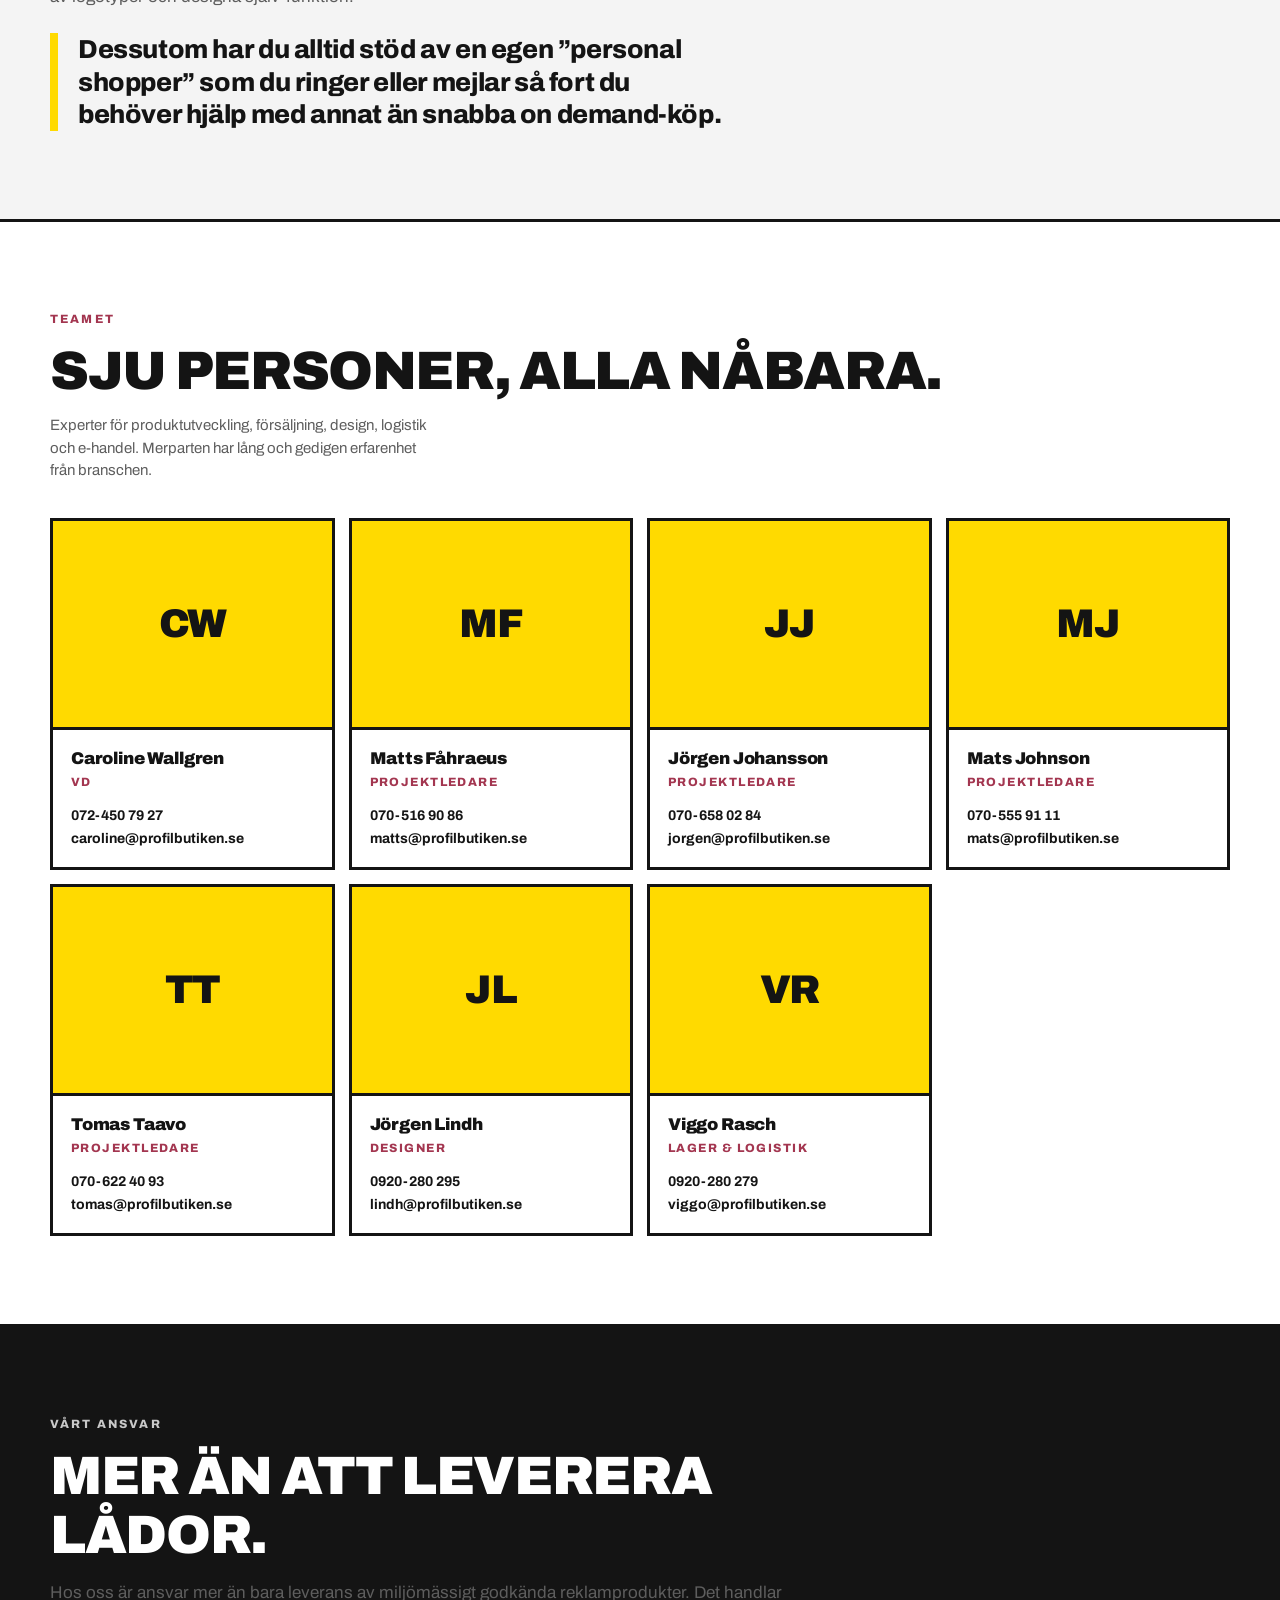
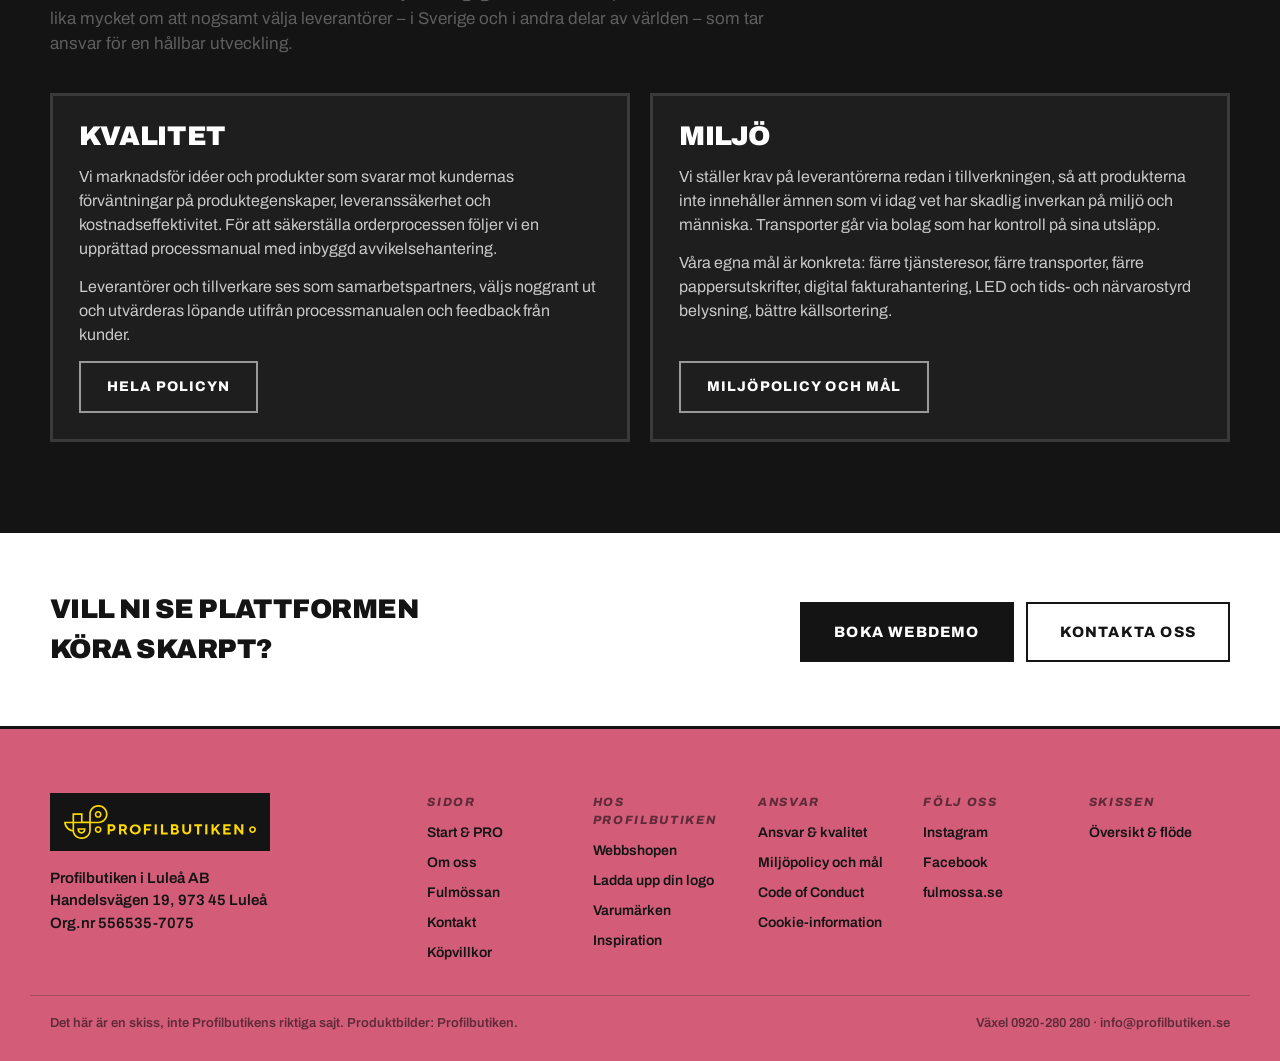
<file: om.html>
<!doctype html>
<html lang="sv">
<head>
<meta charset="utf-8">
<meta name="viewport" content="width=device-width, initial-scale=1">
<title>Om Profilbutiken – profilreklam från Luleå sedan 1997</title>
<meta name="description" content="Profilbutiken i Luleå har levererat profil- och presentreklam sedan 1997. Egen designavdelning, direktimport sedan 1999 och först i branschen med automatisk e-handel 2014.">
<link rel="preconnect" href="https://fonts.googleapis.com">
<link rel="preconnect" href="https://fonts.gstatic.com" crossorigin>
<link href="https://fonts.googleapis.com/css2?family=Archivo:wght@400;500;600;700;800;900&display=swap" rel="stylesheet">
<link rel="stylesheet" href="css/style.css?v=14">
<link rel="icon" href="assets/logo-pb.svg">
</head>
<body>

<a class="skip" href="#main">Hoppa till innehåll</a>

<div class="topbar">
  <div class="wrap topbar__in">
    <span>Profilprodukter med er logga – hela Sverige, Norden och Europa</span>
    <span>Växel <a href="tel:+46920280280">0920-280 280</a></span>
  </div>
</div>

<header class="header">
  <div class="wrap header__in">
    <a class="brand" href="index.html" aria-label="Profilbutiken, till startsidan">
      <img src="assets/logo-pb.png" alt="Profilbutiken" width="600" height="107">
    </a>
    <button class="nav-toggle" aria-expanded="false" aria-controls="nav" aria-label="Meny">
      <span></span><span></span><span></span>
    </button>
    <nav class="nav" id="nav">
      <a href="index.html#provtryck">Prova loggan</a>
      <a href="start-pro.html">Start &amp; PRO</a>
      <a href="fulmossan.html">Fulmössan</a>
      <a href="om.html" aria-current="page">Om oss</a>
      <a href="kontakt.html">Kontakt</a>
      <a class="btn btn--ink" href="https://profilbutiken.se/">Till webbshopen</a>
    </nav>
  </div>
</header>

<div class="crumbs"><div class="wrap crumbs__in"><a href="index.html">Start</a> <span>/</span> <span>Om oss</span></div></div>

<main id="main">

<section class="subhero">
  <div class="wrap subhero__in">
    <p class="eyebrow">Om Profilbutiken</p>
    <h1>Luleå sedan 1997.</h1>
    <p class="lead">Vi gillar utveckling och har sedan starten präglats av en innovativ utvecklingsanda. Idag är vi enda branschplattform där kund, på egen hand, kan genomföra sin produktsondering, design samt godkänna korrektur – inom loppet av några minuter.</p>
  </div>
</section>

<section class="sect">
  <div class="wrap">
    <div class="section-head">
      <p class="eyebrow eyebrow--pink">Vår historia</p>
      <h2>Fem steg på knappt trettio år.</h2>
    </div>
    <ol class="timeline">
      <li><strong>1997</strong><p>Profilbutiken i Luleå startar. Profil- och presentreklam till företag i Norrbotten.</p></li>
      <li><strong>1999</strong><p>Vi etablerar de första kontakterna för fabriksproduktion och direktimport från Asien – som en av de första svenska återförsäljarna i branschen.</p></li>
      <li><strong>2000-tal</strong><p>Nästa grundbult: en egen designavdelning, för att ge kunderna designförslag, produktidéer och beslutsunderlag.</p></li>
      <li><strong>2005</strong><p>En etablerad, välkänd fullserviceleverantör med utbyggt lager- och distributionssystem för kunder i hela Sverige, Norden och viss mån Europa.</p></li>
      <li><strong>2014</strong><p>I augusti släpper vi Profilbutiken.se och är först i branschen med automatisk e-handel för profilreklam.</p></li>
    </ol>
  </div>
</section>

<section class="sect sect--grey sect--tight">
  <div class="wrap">
    <div class="about__in">
      <div class="about__text">
        <p class="eyebrow eyebrow--pink">Hur vi jobbar</p>
        <h2>Service och nöjda kunder.</h2>
        <p>En av vår tids största utmaningar är att hinna med ”allt”, i en tid när kampen om tiden styrs av så många yttre faktorer. Just därför är det så viktigt att jobba med partners som kan avlasta och erbjuda just den tidsbesparing som gör livet lite enklare och roligare.</p>
        <p>Vi är duktiga på att ta hand om våra kunder med personlig service och smarta, tidsbesparande lösningar där vi inverkar på din tid så lite som möjligt. Det är här Profilbutiken kommer in i bilden, med sin dygnet-runt-access, automatiska uppladdning av logotyper och designa själv-funktion.</p>
        <p class="pull">Dessutom har du alltid stöd av en egen ”personal shopper” som du ringer eller mejlar så fort du behöver hjälp med annat än snabba on demand-köp.</p>
      </div>
      <div class="about__aside">
        <h3>Leveransalternativ</h3>
        <p>Som fullserviceleverantör erbjuder vi flera leveransalternativ som antingen bygger på on demand- eller logistikbehov. Oavsett behov löser vi det med en dedikerad kontaktperson plus en egen webbshop i Profilbutiken.se.</p>
        <a class="btn btn--ink" href="start-pro.html">Start &amp; PRO</a>
      </div>
    </div>
  </div>
</section>

<section class="sect">
  <div class="wrap">
    <div class="section-head section-head--row">
      <div>
        <p class="eyebrow eyebrow--pink">Teamet</p>
        <h2>Sju personer, alla nåbara.</h2>
      </div>
      <p>Experter för produktutveckling, försäljning, design, logistik och e-handel. Merparten har lång och gedigen erfarenhet från branschen.</p>
    </div>
    <ul class="people">
      <li><div class="person__face" aria-hidden="true">CW</div><div class="person__body"><strong>Caroline Wallgren</strong><span>VD</span><a href="tel:+46724507927">072-450 79 27</a><a href="mailto:caroline@profilbutiken.se">caroline@profilbutiken.se</a></div></li>
      <li><div class="person__face" aria-hidden="true">MF</div><div class="person__body"><strong>Matts Fåhraeus</strong><span>Projektledare</span><a href="tel:+46705169086">070-516 90 86</a><a href="mailto:matts@profilbutiken.se">matts@profilbutiken.se</a></div></li>
      <li><div class="person__face" aria-hidden="true">JJ</div><div class="person__body"><strong>Jörgen Johansson</strong><span>Projektledare</span><a href="tel:+46706580284">070-658 02 84</a><a href="mailto:jorgen@profilbutiken.se">jorgen@profilbutiken.se</a></div></li>
      <li><div class="person__face" aria-hidden="true">MJ</div><div class="person__body"><strong>Mats Johnson</strong><span>Projektledare</span><a href="tel:+46705559111">070-555 91 11</a><a href="mailto:mats@profilbutiken.se">mats@profilbutiken.se</a></div></li>
      <li><div class="person__face" aria-hidden="true">TT</div><div class="person__body"><strong>Tomas Taavo</strong><span>Projektledare</span><a href="tel:+46706224093">070-622 40 93</a><a href="mailto:tomas@profilbutiken.se">tomas@profilbutiken.se</a></div></li>
      <li><div class="person__face" aria-hidden="true">JL</div><div class="person__body"><strong>Jörgen Lindh</strong><span>Designer</span><a href="tel:+46920280295">0920-280 295</a><a href="mailto:lindh@profilbutiken.se">lindh@profilbutiken.se</a></div></li>
      <li><div class="person__face" aria-hidden="true">VR</div><div class="person__body"><strong>Viggo Rasch</strong><span>Lager &amp; logistik</span><a href="tel:+46920280279">0920-280 279</a><a href="mailto:viggo@profilbutiken.se">viggo@profilbutiken.se</a></div></li>
    </ul>
  </div>
</section>

<section class="sect sect--ink">
  <div class="wrap">
    <div class="section-head">
      <p class="eyebrow eyebrow--yellow">Vårt ansvar</p>
      <h2>Mer än att leverera lådor.</h2>
      <p>Hos oss är ansvar mer än bara leverans av miljömässigt godkända reklamprodukter. Det handlar lika mycket om att nogsamt välja leverantörer – i Sverige och i andra delar av världen – som tar ansvar för en hållbar utveckling.</p>
    </div>
    <div class="twocol">
      <article class="route">
        <h3>Kvalitet</h3>
        <p>Vi marknadsför idéer och produkter som svarar mot kundernas förväntningar på produktegenskaper, leveranssäkerhet och kostnadseffektivitet. För att säkerställa orderprocessen följer vi en upprättad processmanual med inbyggd avvikelsehantering.</p>
        <p>Leverantörer och tillverkare ses som samarbetspartners, väljs noggrant ut och utvärderas löpande utifrån processmanualen och feedback från kunder.</p>
        <a class="btn btn--outline-light" href="https://profilbutiken.se/om/ansvar-och-kvalitetspolicy">Hela policyn</a>
      </article>
      <article class="route">
        <h3>Miljö</h3>
        <p>Vi ställer krav på leverantörerna redan i tillverkningen, så att produkterna inte innehåller ämnen som vi idag vet har skadlig inverkan på miljö och människa. Transporter går via bolag som har kontroll på sina utsläpp.</p>
        <p>Våra egna mål är konkreta: färre tjänsteresor, färre transporter, färre pappersutskrifter, digital fakturahantering, LED och tids- och närvarostyrd belysning, bättre källsortering.</p>
        <a class="btn btn--outline-light" href="https://profilbutiken.se/om/miljopolicy-och-mal">Miljöpolicy och mål</a>
      </article>
    </div>
  </div>
</section>

<section class="nextup">
  <div class="wrap nextup__in">
    <p>Vill ni se plattformen köra skarpt?</p>
    <div class="hero__cta">
      <a class="btn btn--ink btn--lg" href="https://profilbutiken.se/om/boka-webdemo">Boka webdemo</a>
      <a class="btn btn--outline btn--lg" href="kontakt.html">Kontakta oss</a>
    </div>
  </div>
</section>

</main>

<footer class="footer">
  <div class="wrap footer__in">
    <div class="footer__brand">
      <img src="assets/logo-pb.svg" alt="Profilbutiken" width="493" height="88">
      <p>Profilbutiken i Luleå AB<br>Handelsvägen 19, 973 45 Luleå<br>Org.nr 556535-7075</p>
    </div>
    <nav class="footer__nav" aria-label="Sidfot">
      <div>
        <strong>Sidor</strong>
        <a href="start-pro.html">Start &amp; PRO</a>
        <a href="om.html">Om oss</a>
        <a href="fulmossan.html">Fulmössan</a>
        <a href="kontakt.html">Kontakt</a>
        <a href="villkor.html">Köpvillkor</a>
      </div>
      <div>
        <strong>Hos Profilbutiken</strong>
        <a href="https://profilbutiken.se/">Webbshopen</a>
        <a href="https://profilbutiken.se/om/ladda-upp-din-logo">Ladda upp din logo</a>
        <a href="https://profilbutiken.se/om/varumarken">Varumärken</a>
        <a href="https://profilbutiken.se/om/inspiration">Inspiration</a>
      </div>
      <div>
        <strong>Ansvar</strong>
        <a href="https://profilbutiken.se/om/ansvar-och-kvalitetspolicy">Ansvar &amp; kvalitet</a>
        <a href="https://profilbutiken.se/om/miljopolicy-och-mal">Miljöpolicy och mål</a>
        <a href="https://profilbutiken.se/om/code-of-conduct">Code of Conduct</a>
        <a href="https://profilbutiken.se/om/cookie-information">Cookie-information</a>
      </div>
      <div>
        <strong>Följ oss</strong>
        <a href="https://www.instagram.com/profilbutiken.se/">Instagram</a>
        <a href="https://www.facebook.com/profilbutiken/">Facebook</a>
        <a href="https://fulmossa.se/kategori/fulmossa">fulmossa.se</a>
      </div>
      <div>
        <strong>Skissen</strong>
        <a href="oversikt.html">Översikt &amp; flöde</a>
      </div>
    </nav>
  </div>
  <div class="wrap footer__meta">
    <span>Det här är en skiss, inte Profilbutikens riktiga sajt. Produktbilder: Profilbutiken.</span>
    <span>Växel 0920-280 280 · info@profilbutiken.se</span>
  </div>
</footer>

<script src="js/main.js?v=10"></script>
</body>
</html>
</file>
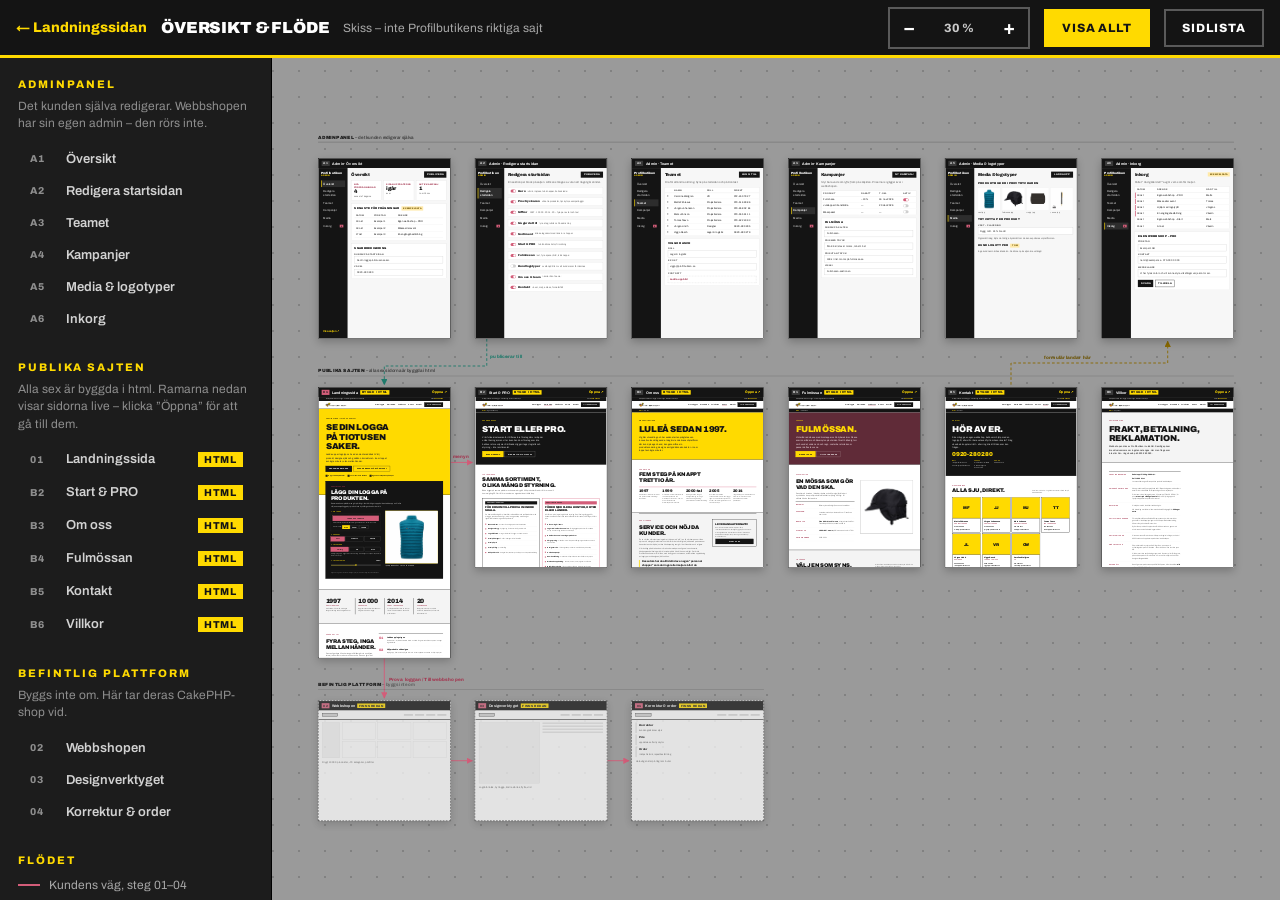
<file: oversikt.html>
<!doctype html>
<html lang="sv">
<head>
<meta charset="utf-8">
<meta name="viewport" content="width=device-width, initial-scale=1">
<title>Översikt och flöde – Profilbutiken</title>
<meta name="description" content="Alla skisser för Profilbutiken på en yta: adminpanelen, den publika sajten och var den befintliga webbshopen tar vid.">
<link rel="preconnect" href="https://fonts.googleapis.com">
<link rel="preconnect" href="https://fonts.gstatic.com" crossorigin>
<link href="https://fonts.googleapis.com/css2?family=Archivo:wght@400;500;600;700;800;900&display=swap" rel="stylesheet">
<link rel="stylesheet" href="css/oversikt.css?v=6">
<link rel="icon" href="assets/logo-pb.svg">
</head>
<body>

<a class="skip" href="#canvas">Hoppa till ytan</a>

<!-- ===== Verktygsfält ===== -->
<header class="bar">
  <div class="bar__left">
    <a class="bar__back" href="index.html">&larr; Landningssidan</a>
    <span class="bar__title">Översikt &amp; flöde</span>
    <span class="bar__note">Skiss – inte Profilbutikens riktiga sajt</span>
  </div>
  <div class="bar__right">
    <div class="zoom" role="group" aria-label="Zoom">
      <button type="button" id="zoomOut" aria-label="Zooma ut">&minus;</button>
      <output id="zoomLevel">100&nbsp;%</output>
      <button type="button" id="zoomIn" aria-label="Zooma in">+</button>
    </div>
    <button type="button" class="bar__btn" id="fitAll">Visa allt</button>
    <button type="button" class="bar__btn bar__btn--ghost" id="togglePanel" aria-expanded="true" aria-controls="panel">Sidlista</button>
  </div>
</header>

<!-- ===== Sidlista ===== -->
<nav class="panel" id="panel" aria-label="Alla skisser">
  <section>
    <h2>Adminpanel</h2>
    <p class="panel__hint">Det kunden själva redigerar. Webbshopen har sin egen admin – den rörs inte.</p>
    <button type="button" data-goto="f-a1"><span>A1</span>Översikt</button>
    <button type="button" data-goto="f-a2"><span>A2</span>Redigera startsidan</button>
    <button type="button" data-goto="f-a3"><span>A3</span>Teamet</button>
    <button type="button" data-goto="f-a4"><span>A4</span>Kampanjer</button>
    <button type="button" data-goto="f-a5"><span>A5</span>Media &amp; logotyper</button>
    <button type="button" data-goto="f-a6"><span>A6</span>Inkorg</button>
  </section>
  <section>
    <h2>Publika sajten</h2>
    <p class="panel__hint">Alla sex är byggda i html. Ramarna nedan visar sidorna live – klicka ”Öppna” för att gå till dem.</p>
    <button type="button" data-goto="f-b1"><span>01</span>Landningssida <em>html</em></button>
    <button type="button" data-goto="f-b2"><span>B2</span>Start &amp; PRO <em>html</em></button>
    <button type="button" data-goto="f-b3"><span>B3</span>Om oss <em>html</em></button>
    <button type="button" data-goto="f-b4"><span>B4</span>Fulmössan <em>html</em></button>
    <button type="button" data-goto="f-b5"><span>B5</span>Kontakt <em>html</em></button>
    <button type="button" data-goto="f-b6"><span>B6</span>Villkor <em>html</em></button>
  </section>
  <section>
    <h2>Befintlig plattform</h2>
    <p class="panel__hint">Byggs inte om. Här tar deras CakePHP-shop vid.</p>
    <button type="button" data-goto="f-c1"><span>02</span>Webbshopen</button>
    <button type="button" data-goto="f-c2"><span>03</span>Designverktyget</button>
    <button type="button" data-goto="f-c3"><span>04</span>Korrektur &amp; order</button>
  </section>
  <section class="panel__legend">
    <h2>Flödet</h2>
    <p><span class="key key--flow"></span>Kundens väg, steg 01–04</p>
    <p><span class="key key--pub"></span>Admin publicerar till sajten</p>
    <p><span class="key key--in"></span>Formulär landar i inkorgen</p>
    <p class="panel__hint">Dra för att panorera. Scrolla eller använd +/− för att zooma. Klicka på en ram för att zooma in på den. Esc visar allt.</p>
  </section>
</nav>

<!-- ===== Ytan ===== -->
<div class="stage" id="stage">
  <div class="canvas" id="canvas">

    <!-- Kopplingar -->
    <svg class="wires" width="3200" height="2360" viewBox="0 0 3200 2360" aria-hidden="true">
      <defs>
        <marker id="ar-flow" viewBox="0 0 10 10" refX="9" refY="5" markerWidth="7" markerHeight="7" orient="auto">
          <path d="M0 0 10 5 0 10z" fill="#D35D79"/>
        </marker>
        <marker id="ar-pub" viewBox="0 0 10 10" refX="9" refY="5" markerWidth="7" markerHeight="7" orient="auto">
          <path d="M0 0 10 5 0 10z" fill="#1F7A6B"/>
        </marker>
        <marker id="ar-in" viewBox="0 0 10 10" refX="9" refY="5" markerWidth="7" markerHeight="7" orient="auto">
          <path d="M0 0 10 5 0 10z" fill="#8A6A00"/>
        </marker>
      </defs>

      <!-- Admin publicerar till landningssidan -->
      <path class="wire wire--pub" d="M560 600 V 690 H 220 V 752" marker-end="url(#ar-pub)"/>
      <text class="wire__lbl wire__lbl--pub" x="572" y="664">publicerar till</text>

      <!-- Landningssidan ut i undersidorna via menyn -->
      <path class="wire wire--flow" d="M440 1010 H 512" marker-end="url(#ar-flow)"/>
      <text class="wire__lbl wire__lbl--flow" x="448" y="996">menyn</text>

      <!-- Kundens väg ner i shoppen -->
      <path class="wire wire--flow" d="M220 1660 V 1792" marker-end="url(#ar-flow)"/>
      <text class="wire__lbl wire__lbl--flow" x="236" y="1735">Prova loggan / Till webbshopen</text>
      <path class="wire wire--flow" d="M440 2000 H 512" marker-end="url(#ar-flow)"/>
      <path class="wire wire--flow" d="M960 2000 H 1032" marker-end="url(#ar-flow)"/>

      <!-- Kontaktformulär in i inkorgen -->
      <path class="wire wire--in" d="M2300 752 V 680 H 2820 V 608" marker-end="url(#ar-in)"/>
      <text class="wire__lbl wire__lbl--in" x="2410" y="668">formulär landar här</text>
    </svg>

    <!-- Lanetiketter -->
    <div class="lane" style="left:0;top:-78px;width:3040px"><span>Adminpanel</span> – det kunden redigerar själva</div>
    <div class="lane" style="left:0;top:698px;width:3040px"><span>Publika sajten</span> – alla sex sidorna är byggda i html</div>
    <div class="lane lane--dim" style="left:0;top:1738px;width:1480px"><span>Befintlig plattform</span> – byggs inte om</div>

    <!-- ============ LANE A: ADMINPANEL ============ -->

    <article class="frame" id="f-a1" tabindex="0" style="left:0;top:0;width:440px;height:600px">
      <header class="frame__tab"><b>A1</b> Admin · Översikt</header>
      <div class="frame__body">
        <div class="ad">
          <aside class="ad__side">
            <div class="ad__brand">Profilbutiken<span>Admin</span></div>
            <i class="is-on">Översikt</i><i>Redigera startsidan</i><i>Teamet</i><i>Kampanjer</i><i>Media</i><i>Inkorg <b>4</b></i>
            <div class="ad__foot">Visa sajten ↗</div>
          </aside>
          <div class="ad__main">
            <div class="ad__head"><h3>Översikt</h3><span class="ad__btn">Publicera</span></div>
            <div class="ad__tiles">
              <div><em>Nya förfrågningar</em><strong>4</strong><small>senaste 7 dagarna</small></div>
              <div><em>Sidan uppdaterad</em><strong>igår</strong><small>av er</small></div>
              <div><em>Aktiv kampanj</em><strong>1</strong><small>t.o.m. 16 nov</small></div>
            </div>
            <div class="ad__panel">
              <h4>Senaste förfrågningar <span class="ad__fake">exempeldata</span></h4>
              <table>
                <tr><th>Datum</th><th>Företag</th><th>Ärende</th></tr>
                <tr><td>19 okt</td><td>Exempel 1</td><td>Egen webbshop – PRO</td></tr>
                <tr><td>18 okt</td><td>Exempel 2</td><td>Mässa eller event</td></tr>
                <tr><td>17 okt</td><td>Exempel 3</td><td>En engångsbeställning</td></tr>
              </table>
            </div>
            <div class="ad__panel">
              <h4>Snabbredigering</h4>
              <div class="ad__f"><label>Rubrik på startsidan</label><span class="ad__inp">Se din logga på tiotusen saker.</span></div>
              <div class="ad__f"><label>Växel</label><span class="ad__inp">0920-280 280</span></div>
            </div>
          </div>
        </div>
      </div>
    </article>

    <article class="frame" id="f-a2" tabindex="0" style="left:520px;top:0;width:440px;height:600px">
      <header class="frame__tab"><b>A2</b> Admin · Redigera startsidan</header>
      <div class="frame__body">
        <div class="ad">
          <aside class="ad__side">
            <div class="ad__brand">Profilbutiken<span>Admin</span></div>
            <i>Översikt</i><i class="is-on">Redigera startsidan</i><i>Teamet</i><i>Kampanjer</i><i>Media</i><i>Inkorg <b>4</b></i>
          </aside>
          <div class="ad__main">
            <div class="ad__head"><h3>Redigera startsidan</h3><span class="ad__btn">Publicera</span></div>
            <p class="ad__lead">En sektion per block på sajten. Allt kan stängas av utan att något går sönder.</p>
            <div class="ad__sect"><span class="ad__tog is-on"></span><b>Hero</b><small>rubrik, ingress, två knappar, tre bockrader</small></div>
            <div class="ad__sect"><span class="ad__tog is-on"></span><b>Provtryckaren</b><small>vilka tre produkter, tryckytor, exempelloggor</small></div>
            <div class="ad__sect"><span class="ad__tog is-on"></span><b>Siffror</b><small>1997 · 10 000 · 2014 · 20 – fyra par av tal och text</small></div>
            <div class="ad__sect"><span class="ad__tog is-on"></span><b>Så går det till</b><small>fyra steg, rubrik och beskrivning</small></div>
            <div class="ad__sect"><span class="ad__tog is-on"></span><b>Sortiment</b><small>åtta kategorikort med länk in i shoppen</small></div>
            <div class="ad__sect"><span class="ad__tog is-on"></span><b>Start &amp; PRO</b><small>två funktionslistor, fri ordning</small></div>
            <div class="ad__sect"><span class="ad__tog is-on"></span><b>Fulmössan</b><small>text, fyra specar, bild, två knappar</small></div>
            <div class="ad__sect"><span class="ad__tog"></span><b>Kundlogotyper</b><small>avstängd tills ni valt kunder som får nämnas</small></div>
            <div class="ad__sect"><span class="ad__tog is-on"></span><b>Om oss &amp; team</b><small>hämtar från Teamet</small></div>
            <div class="ad__sect"><span class="ad__tog is-on"></span><b>Kontakt</b><small>växel, mejl, adress, formulärfält</small></div>
          </div>
        </div>
      </div>
    </article>

    <article class="frame" id="f-a3" tabindex="0" style="left:1040px;top:0;width:440px;height:600px">
      <header class="frame__tab"><b>A3</b> Admin · Teamet</header>
      <div class="frame__body">
        <div class="ad">
          <aside class="ad__side">
            <div class="ad__brand">Profilbutiken<span>Admin</span></div>
            <i>Översikt</i><i>Redigera startsidan</i><i class="is-on">Teamet</i><i>Kampanjer</i><i>Media</i><i>Inkorg <b>4</b></i>
          </aside>
          <div class="ad__main">
            <div class="ad__head"><h3>Teamet</h3><span class="ad__btn">Lägg till</span></div>
            <p class="ad__lead">Dra för att ändra ordning. Syns på startsidan och på Kontakt.</p>
            <table class="ad__tbl">
              <tr><th></th><th>Namn</th><th>Roll</th><th>Direkt</th></tr>
              <tr><td>⠿</td><td>Caroline Wallgren</td><td>VD</td><td>072-450 79 27</td></tr>
              <tr><td>⠿</td><td>Matts Fåhraeus</td><td>Projektledare</td><td>070-516 90 86</td></tr>
              <tr><td>⠿</td><td>Jörgen Johansson</td><td>Projektledare</td><td>070-658 02 84</td></tr>
              <tr><td>⠿</td><td>Mats Johnson</td><td>Projektledare</td><td>070-555 91 11</td></tr>
              <tr><td>⠿</td><td>Tomas Taavo</td><td>Projektledare</td><td>070-622 40 93</td></tr>
              <tr><td>⠿</td><td>Jörgen Lindh</td><td>Designer</td><td>0920-280 295</td></tr>
              <tr><td>⠿</td><td>Viggo Rasch</td><td>Lager &amp; logistik</td><td>0920-280 279</td></tr>
            </table>
            <div class="ad__panel">
              <h4>Viggo Rasch</h4>
              <div class="ad__f"><label>Roll</label><span class="ad__inp">Lager &amp; logistik</span></div>
              <div class="ad__f"><label>E-post</label><span class="ad__inp">viggo@profilbutiken.se</span></div>
              <div class="ad__f"><label>Porträtt</label><span class="ad__inp ad__inp--up">Ladda upp bild</span></div>
            </div>
          </div>
        </div>
      </div>
    </article>

    <article class="frame" id="f-a4" tabindex="0" style="left:1560px;top:0;width:440px;height:600px">
      <header class="frame__tab"><b>A4</b> Admin · Kampanjer</header>
      <div class="frame__body">
        <div class="ad">
          <aside class="ad__side">
            <div class="ad__brand">Profilbutiken<span>Admin</span></div>
            <i>Översikt</i><i>Redigera startsidan</i><i>Teamet</i><i class="is-on">Kampanjer</i><i>Media</i><i>Inkorg <b>4</b></i>
          </aside>
          <div class="ad__main">
            <div class="ad__head"><h3>Kampanjer</h3><span class="ad__btn">Ny kampanj</span></div>
            <p class="ad__lead">Styr bara vad som <em>lyfts fram</em> på säljsidan. Priserna i sig ligger kvar i webbshopen.</p>
            <table class="ad__tbl">
              <tr><th>Produkt</th><th>Rabatt</th><th>T.o.m.</th><th>Aktiv</th></tr>
              <tr><td>Fulmössa</td><td>−10 %</td><td>16 nov 2026</td><td><span class="ad__tog ad__tog--s is-on"></span></td></tr>
              <tr><td>Julklappar till anställda</td><td>—</td><td>20 dec 2026</td><td><span class="ad__tog ad__tog--s"></span></td></tr>
              <tr><td>Mässpaket</td><td>—</td><td>—</td><td><span class="ad__tog ad__tog--s"></span></td></tr>
            </table>
            <div class="ad__panel">
              <h4>Fulmössa</h4>
              <div class="ad__f"><label>Rubrik på sajten</label><span class="ad__inp">Fulmössan.</span></div>
              <div class="ad__f"><label>Pris med tryck</label><span class="ad__inp">från 86 kr/st exkl. moms, minst 15 st</span></div>
              <div class="ad__f"><label>Pris utan tryck</label><span class="ad__inp">199 kr inkl. moms på fulmossa.se</span></div>
              <div class="ad__f"><label>Visas i</label><span class="ad__inp">Fulmössan-sektionen</span></div>
            </div>
          </div>
        </div>
      </div>
    </article>

    <article class="frame" id="f-a5" tabindex="0" style="left:2080px;top:0;width:440px;height:600px">
      <header class="frame__tab"><b>A5</b> Admin · Media &amp; logotyper</header>
      <div class="frame__body">
        <div class="ad">
          <aside class="ad__side">
            <div class="ad__brand">Profilbutiken<span>Admin</span></div>
            <i>Översikt</i><i>Redigera startsidan</i><i>Teamet</i><i>Kampanjer</i><i class="is-on">Media</i><i>Inkorg <b>4</b></i>
          </aside>
          <div class="ad__main">
            <div class="ad__head"><h3>Media &amp; logotyper</h3><span class="ad__btn">Ladda upp</span></div>
            <h4 class="ad__h4">Produktbilder i Provtryckaren</h4>
            <div class="ad__media">
              <figure><img src="assets/vast.jpg" alt="Väst"><figcaption>vast.jpg</figcaption></figure>
              <figure><img src="assets/fulmossa.jpg" alt="Fulmössa"><figcaption>fulmossa.jpg</figcaption></figure>
              <figure><img src="assets/mugg.jpg" alt="Vikkåsa"><figcaption>mugg.jpg</figcaption></figure>
              <figure><img src="assets/penna.jpg" alt="Penna"><figcaption>penna.jpg</figcaption></figure>
            </div>
            <h4 class="ad__h4">Tryckyta per produkt</h4>
            <div class="ad__f"><label>Väst – placering</label><span class="ad__inp">Rygg, mitt · 24 % bredd</span></div>
            <p class="ad__note">Ögonmått idag. Byts mot riktiga tryckmått om de kan exporteras ur plattformen.</p>
            <h4 class="ad__h4">Kundlogotyper <span class="ad__fake">tom</span></h4>
            <p class="ad__note">Inga kundnamn är beslutade än. Sektionen på sajten är avstängd.</p>
          </div>
        </div>
      </div>
    </article>

    <article class="frame" id="f-a6" tabindex="0" style="left:2600px;top:0;width:440px;height:600px">
      <header class="frame__tab"><b>A6</b> Admin · Inkorg</header>
      <div class="frame__body">
        <div class="ad">
          <aside class="ad__side">
            <div class="ad__brand">Profilbutiken<span>Admin</span></div>
            <i>Översikt</i><i>Redigera startsidan</i><i>Teamet</i><i>Kampanjer</i><i>Media</i><i class="is-on">Inkorg <b>4</b></i>
          </aside>
          <div class="ad__main">
            <div class="ad__head"><h3>Inkorg</h3><span class="ad__fake">exempeldata</span></div>
            <p class="ad__lead">Fältet ”Vad gäller det?” avgör vem som får mejlet.</p>
            <table class="ad__tbl">
              <tr><th>Datum</th><th>Ärende</th><th>Går till</th></tr>
              <tr class="is-new"><td>19 okt</td><td>Egen webbshop – PRO</td><td>Matts</td></tr>
              <tr class="is-new"><td>19 okt</td><td>Mässa eller event</td><td>Tomas</td></tr>
              <tr class="is-new"><td>18 okt</td><td>Hjälp med logotypfil</td><td>Jörgen L</td></tr>
              <tr class="is-new"><td>18 okt</td><td>En engångsbeställning</td><td>Växeln</td></tr>
              <tr><td>16 okt</td><td>Egen webbshop – Start</td><td>Mats</td></tr>
              <tr><td>15 okt</td><td>Annat</td><td>Växeln</td></tr>
            </table>
            <div class="ad__panel">
              <h4>Egen webbshop – PRO</h4>
              <div class="ad__f"><label>Företag</label><span class="ad__inp">Exempel 1 AB</span></div>
              <div class="ad__f"><label>Kontakt</label><span class="ad__inp">namn@exempel.se · 070-000 00 00</span></div>
              <div class="ad__f"><label>Meddelande</label><span class="ad__inp ad__inp--tall">Vi har fyra kontor och vill kunna styra vilka färger varje kontor ser.</span></div>
              <div class="ad__row"><span class="ad__btn">Svara</span><span class="ad__btn ad__btn--ghost">Tilldela</span></div>
            </div>
          </div>
        </div>
      </div>
    </article>

    <!-- ============ LANE B: PUBLIKA SAJTEN ============ -->

    <article class="frame frame--live" id="f-b1" tabindex="0" style="left:0;top:760px;width:440px;height:900px">
      <header class="frame__tab"><b class="is-step">01</b> Landningssida <em>byggd i html</em>
        <a class="frame__open" href="index.html">Öppna ↗</a>
      </header>
      <div class="frame__body">
        <div class="live"><iframe src="index.html" title="Landningssidan, förhandsvisning" loading="lazy" scrolling="no" tabindex="-1"></iframe></div>
      </div>
    </article>

    <article class="frame frame--live" id="f-b2" tabindex="0" style="left:520px;top:760px;width:440px;height:600px">
      <header class="frame__tab"><b>B2</b> Start &amp; PRO <em>byggd i html</em>
        <a class="frame__open" href="start-pro.html">Öppna ↗</a>
      </header>
      <div class="frame__body">
        <div class="live"><iframe src="start-pro.html" title="Start &amp; PRO, förhandsvisning" loading="lazy" scrolling="no" tabindex="-1"></iframe></div>
      </div>
    </article>

    <article class="frame frame--live" id="f-b3" tabindex="0" style="left:1040px;top:760px;width:440px;height:600px">
      <header class="frame__tab"><b>B3</b> Om oss <em>byggd i html</em>
        <a class="frame__open" href="om.html">Öppna ↗</a>
      </header>
      <div class="frame__body">
        <div class="live"><iframe src="om.html" title="Om oss, förhandsvisning" loading="lazy" scrolling="no" tabindex="-1"></iframe></div>
      </div>
    </article>

    <article class="frame frame--live" id="f-b4" tabindex="0" style="left:1560px;top:760px;width:440px;height:600px">
      <header class="frame__tab"><b>B4</b> Fulmössan <em>byggd i html</em>
        <a class="frame__open" href="fulmossan.html">Öppna ↗</a>
      </header>
      <div class="frame__body">
        <div class="live"><iframe src="fulmossan.html" title="Fulmössan, förhandsvisning" loading="lazy" scrolling="no" tabindex="-1"></iframe></div>
      </div>
    </article>

    <article class="frame frame--live" id="f-b5" tabindex="0" style="left:2080px;top:760px;width:440px;height:600px">
      <header class="frame__tab"><b>B5</b> Kontakt <em>byggd i html</em>
        <a class="frame__open" href="kontakt.html">Öppna ↗</a>
      </header>
      <div class="frame__body">
        <div class="live"><iframe src="kontakt.html" title="Kontakt, förhandsvisning" loading="lazy" scrolling="no" tabindex="-1"></iframe></div>
      </div>
    </article>

    <article class="frame frame--live" id="f-b6" tabindex="0" style="left:2600px;top:760px;width:440px;height:600px">
      <header class="frame__tab"><b>B6</b> Villkor <em>byggd i html</em>
        <a class="frame__open" href="villkor.html">Öppna ↗</a>
      </header>
      <div class="frame__body">
        <div class="live"><iframe src="villkor.html" title="Köpvillkor, förhandsvisning" loading="lazy" scrolling="no" tabindex="-1"></iframe></div>
      </div>
    </article>

    <!-- ============ LANE C: BEFINTLIG PLATTFORM ============ -->

    <article class="frame frame--dim" id="f-c1" tabindex="0" style="left:0;top:1800px;width:440px;height:400px">
      <header class="frame__tab"><b class="is-step">02</b> Webbshopen <em>finns redan</em></header>
      <div class="frame__body">
        <div class="pg pg--dim">
          <div class="pg__nav"><span class="pg__logo"></span><i></i><i></i><i></i><i></i></div>
          <div class="pg__shop"><aside></aside><div><i></i><i></i><i></i><i></i><i></i><i></i></div></div>
          <p class="pg__cap">Drygt 10 000 produkter, ~70 kategorier, prisfilter</p>
        </div>
      </div>
    </article>

    <article class="frame frame--dim" id="f-c2" tabindex="0" style="left:520px;top:1800px;width:440px;height:400px">
      <header class="frame__tab"><b class="is-step">03</b> Designverktyget <em>finns redan</em></header>
      <div class="frame__body">
        <div class="pg pg--dim">
          <div class="pg__nav"><span class="pg__logo"></span><i></i><i></i><i></i><i></i></div>
          <div class="pg__split"><div class="pg__box"></div><div><u></u><u></u><u></u><u></u></div></div>
          <p class="pg__cap">Logobibliotek, byt logga, ändra storlek, flytta, vrid</p>
        </div>
      </div>
    </article>

    <article class="frame frame--dim" id="f-c3" tabindex="0" style="left:1040px;top:1800px;width:440px;height:400px">
      <header class="frame__tab"><b class="is-step">04</b> Korrektur &amp; order <em>finns redan</em></header>
      <div class="frame__body">
        <div class="pg pg--dim">
          <div class="pg__nav"><span class="pg__logo"></span><i></i><i></i><i></i><i></i></div>
          <div class="pg__rows"><div><b>Korrektur</b><small>kunden godkänner själv</small></div><div><b>Pris</b><small>uppdateras efter tryckytor</small></div><div><b>Order</b><small>inköpshistorik, repeatbeställning</small></div></div>
          <p class="pg__cap">Hela vägen klar på några minuter</p>
        </div>
      </div>
    </article>

  </div>
</div>

<script src="js/oversikt.js?v=5"></script>
</body>
</html>
</file>
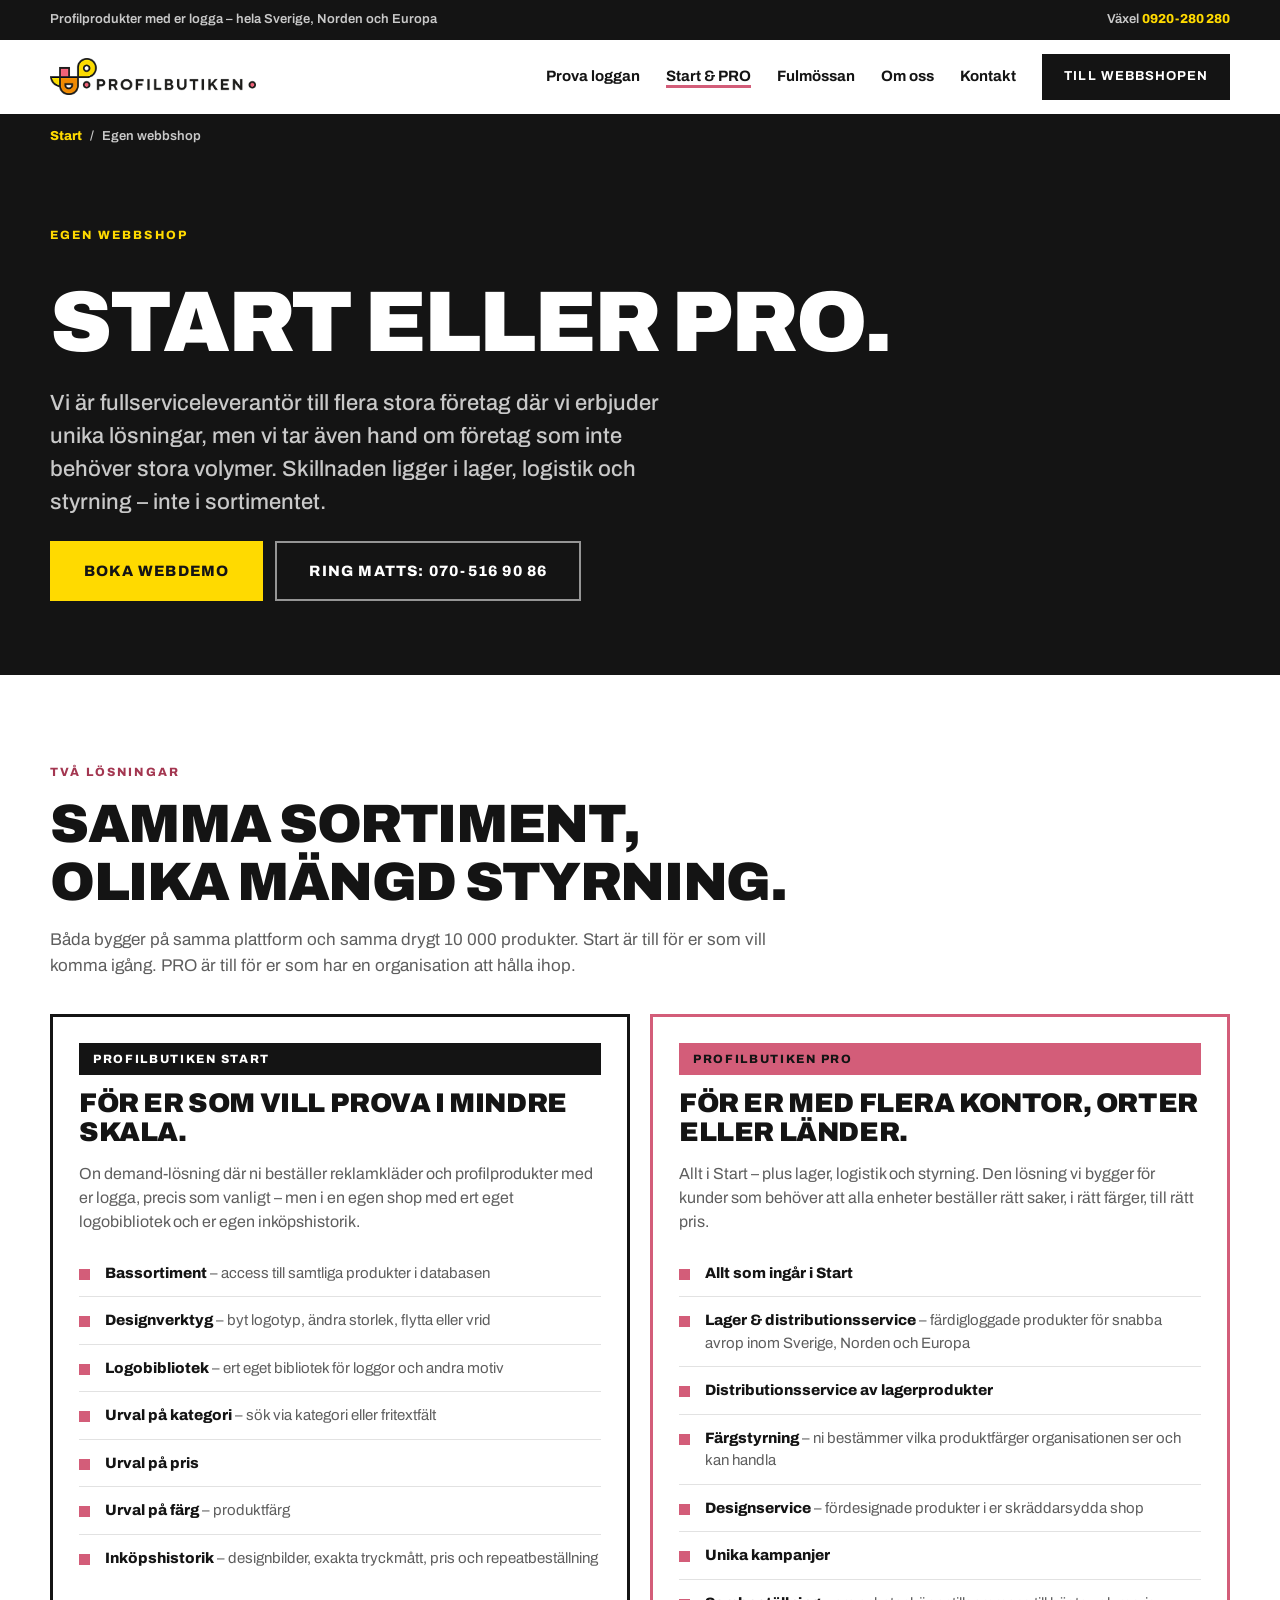
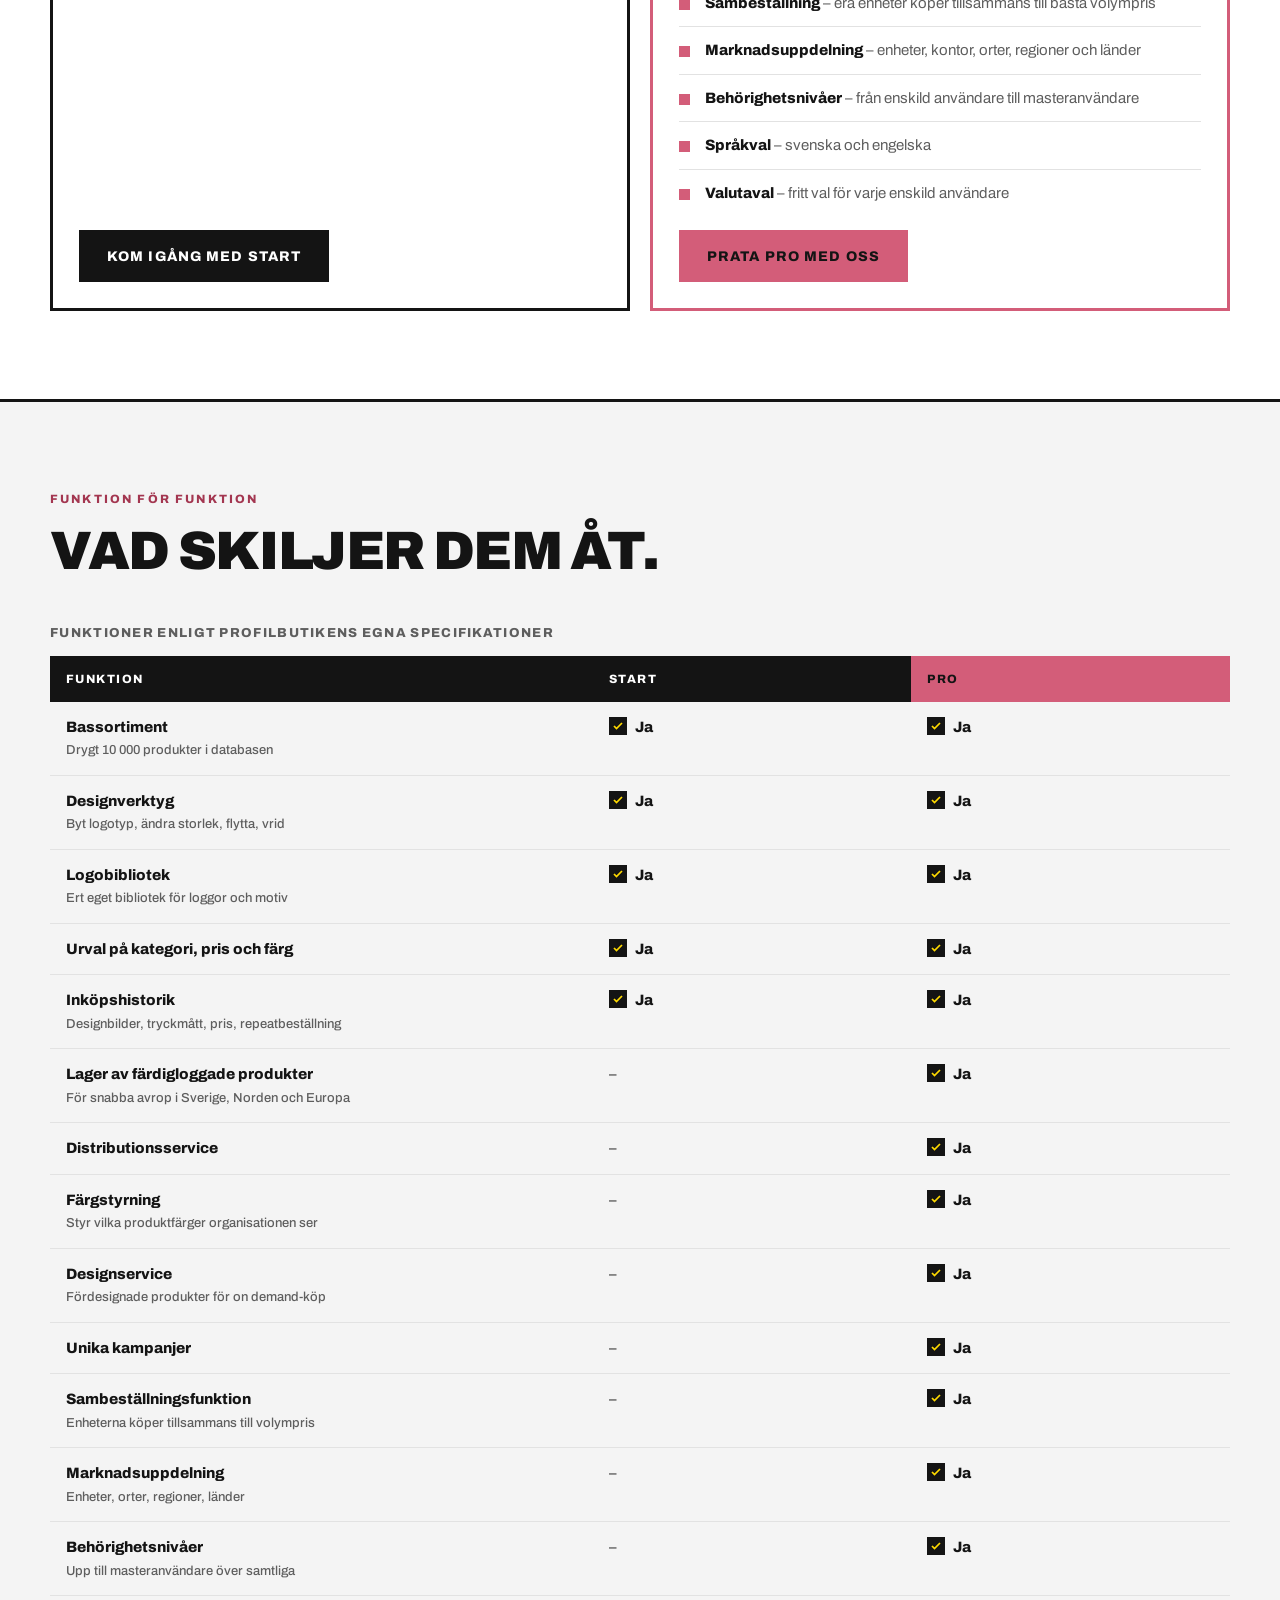
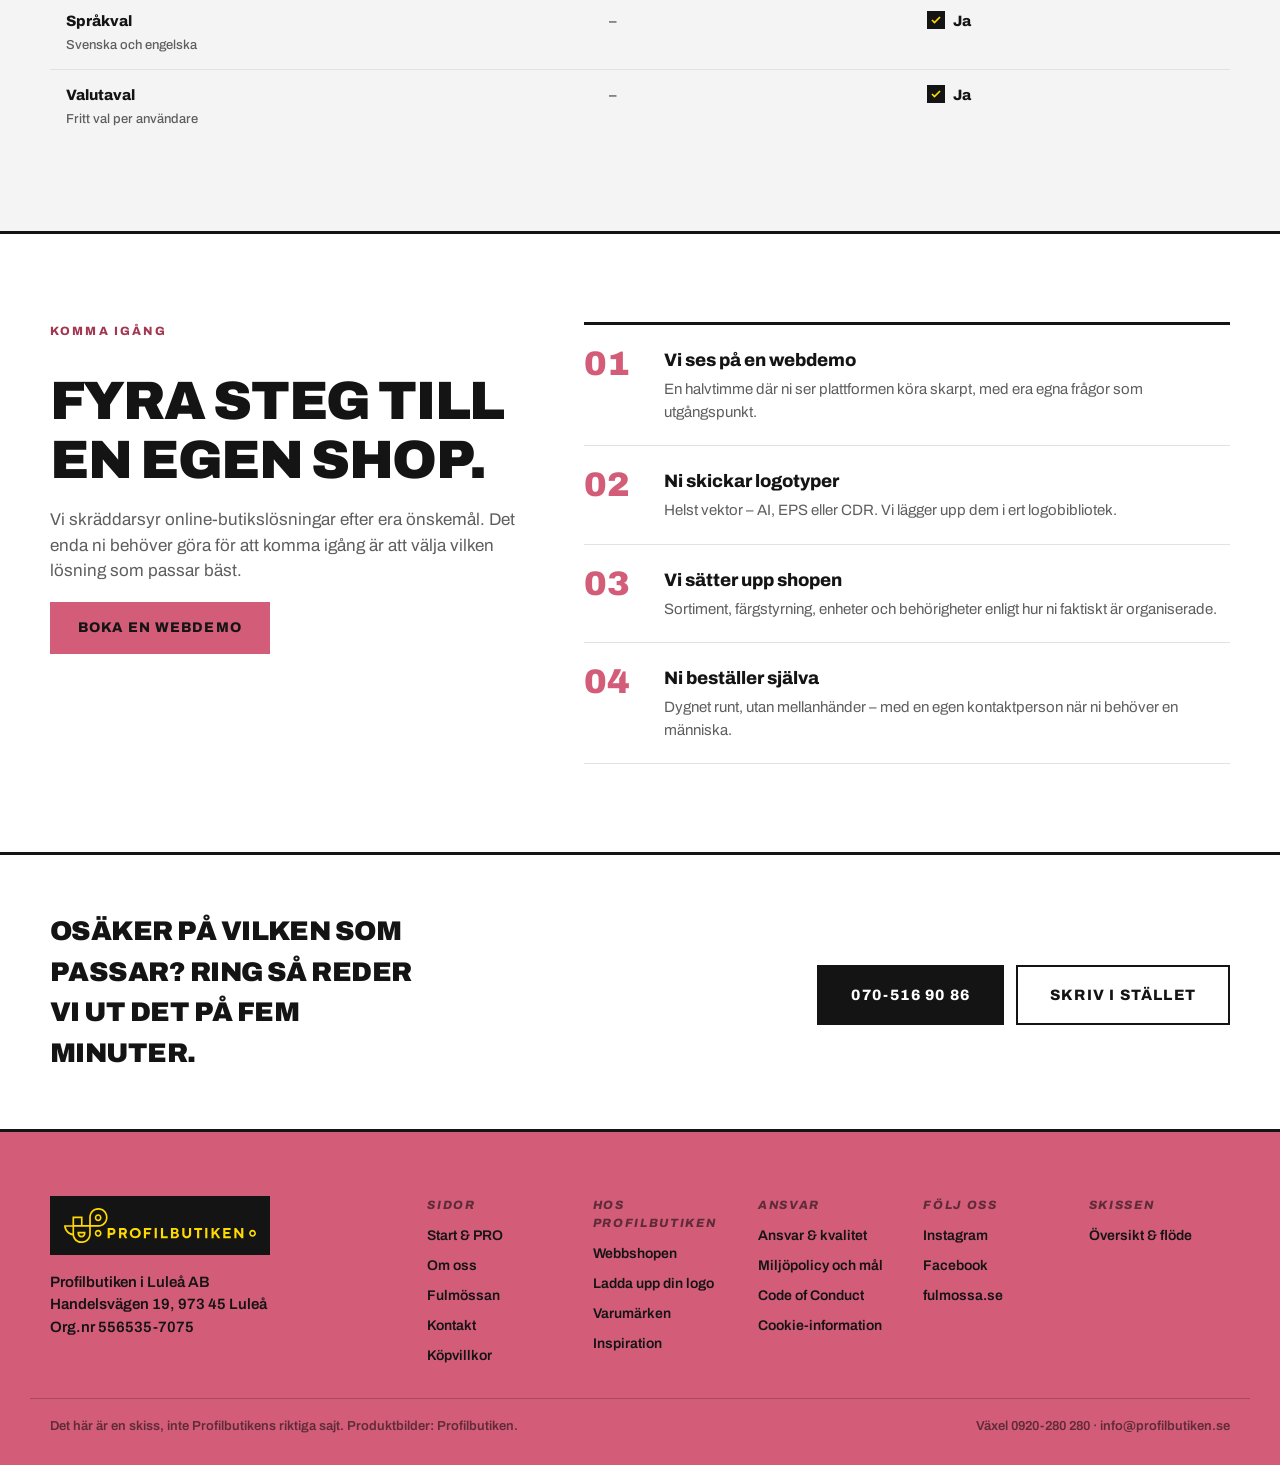
<file: start-pro.html>
<!doctype html>
<html lang="sv">
<head>
<meta charset="utf-8">
<meta name="viewport" content="width=device-width, initial-scale=1">
<title>Egen webbshop för företaget – Start eller PRO | Profilbutiken</title>
<meta name="description" content="Profilbutiken Start och Profilbutiken PRO – två on demand-lösningar för företag som vill beställa profilprodukter med egen logga. Jämför funktion för funktion.">
<link rel="preconnect" href="https://fonts.googleapis.com">
<link rel="preconnect" href="https://fonts.gstatic.com" crossorigin>
<link href="https://fonts.googleapis.com/css2?family=Archivo:wght@400;500;600;700;800;900&display=swap" rel="stylesheet">
<link rel="stylesheet" href="css/style.css?v=14">
<link rel="icon" href="assets/logo-pb.svg">
</head>
<body>

<a class="skip" href="#main">Hoppa till innehåll</a>

<div class="topbar">
  <div class="wrap topbar__in">
    <span>Profilprodukter med er logga – hela Sverige, Norden och Europa</span>
    <span>Växel <a href="tel:+46920280280">0920-280 280</a></span>
  </div>
</div>

<header class="header">
  <div class="wrap header__in">
    <a class="brand" href="index.html" aria-label="Profilbutiken, till startsidan">
      <img src="assets/logo-pb.png" alt="Profilbutiken" width="600" height="107">
    </a>
    <button class="nav-toggle" aria-expanded="false" aria-controls="nav" aria-label="Meny">
      <span></span><span></span><span></span>
    </button>
    <nav class="nav" id="nav">
      <a href="index.html#provtryck">Prova loggan</a>
      <a href="start-pro.html" aria-current="page">Start &amp; PRO</a>
      <a href="fulmossan.html">Fulmössan</a>
      <a href="om.html">Om oss</a>
      <a href="kontakt.html">Kontakt</a>
      <a class="btn btn--ink" href="https://profilbutiken.se/">Till webbshopen</a>
    </nav>
  </div>
</header>

<div class="crumbs"><div class="wrap crumbs__in"><a href="index.html">Start</a> <span>/</span> <span>Egen webbshop</span></div></div>

<main id="main">

<section class="subhero subhero--ink">
  <div class="wrap subhero__in">
    <p class="eyebrow eyebrow--yellow">Egen webbshop</p>
    <h1>Start eller PRO.</h1>
    <p class="lead">Vi är fullserviceleverantör till flera stora företag där vi erbjuder unika lösningar, men vi tar även hand om företag som inte behöver stora volymer. Skillnaden ligger i lager, logistik och styrning – inte i sortimentet.</p>
    <div class="subhero__cta">
      <a class="btn btn--yellow btn--lg" href="https://profilbutiken.se/om/boka-webdemo">Boka webdemo</a>
      <a class="btn btn--outline-light btn--lg" href="tel:+46705169086">Ring Matts: 070-516 90 86</a>
    </div>
  </div>
</section>

<section class="sect">
  <div class="wrap">
    <div class="section-head">
      <p class="eyebrow eyebrow--pink">Två lösningar</p>
      <h2>Samma sortiment, olika mängd styrning.</h2>
      <p>Båda bygger på samma plattform och samma drygt 10 000 produkter. Start är till för er som vill komma igång. PRO är till för er som har en organisation att hålla ihop.</p>
    </div>

    <div class="twocol">
      <article class="route">
        <span class="tag">Profilbutiken Start</span>
        <h3>För er som vill prova i mindre skala.</h3>
        <p>On demand-lösning där ni beställer reklamkläder och profilprodukter med er logga, precis som vanligt – men i en egen shop med ert eget logobibliotek och er egen inköpshistorik.</p>
        <ul class="feat">
          <li><strong>Bassortiment</strong> – access till samtliga produkter i databasen</li>
          <li><strong>Designverktyg</strong> – byt logotyp, ändra storlek, flytta eller vrid</li>
          <li><strong>Logobibliotek</strong> – ert eget bibliotek för loggor och andra motiv</li>
          <li><strong>Urval på kategori</strong> – sök via kategori eller fritextfält</li>
          <li><strong>Urval på pris</strong></li>
          <li><strong>Urval på färg</strong> – produktfärg</li>
          <li><strong>Inköpshistorik</strong> – designbilder, exakta tryckmått, pris och repeatbeställning</li>
        </ul>
        <a class="btn btn--ink" href="kontakt.html">Kom igång med Start</a>
      </article>

      <article class="route route--pink">
        <span class="tag tag--pink">Profilbutiken PRO</span>
        <h3>För er med flera kontor, orter eller länder.</h3>
        <p>Allt i Start – plus lager, logistik och styrning. Den lösning vi bygger för kunder som behöver att alla enheter beställer rätt saker, i rätt färger, till rätt pris.</p>
        <ul class="feat">
          <li><strong>Allt som ingår i Start</strong></li>
          <li><strong>Lager &amp; distributionsservice</strong> – färdigloggade produkter för snabba avrop inom Sverige, Norden och Europa</li>
          <li><strong>Distributionsservice av lagerprodukter</strong></li>
          <li><strong>Färgstyrning</strong> – ni bestämmer vilka produktfärger organisationen ser och kan handla</li>
          <li><strong>Designservice</strong> – fördesignade produkter i er skräddarsydda shop</li>
          <li><strong>Unika kampanjer</strong></li>
          <li><strong>Sambeställning</strong> – era enheter köper tillsammans till bästa volympris</li>
          <li><strong>Marknadsuppdelning</strong> – enheter, kontor, orter, regioner och länder</li>
          <li><strong>Behörighetsnivåer</strong> – från enskild användare till masteranvändare</li>
          <li><strong>Språkval</strong> – svenska och engelska</li>
          <li><strong>Valutaval</strong> – fritt val för varje enskild användare</li>
        </ul>
        <a class="btn btn--pink" href="kontakt.html">Prata PRO med oss</a>
      </article>
    </div>
  </div>
</section>

<section class="sect sect--grey">
  <div class="wrap">
    <div class="section-head">
      <p class="eyebrow eyebrow--pink">Funktion för funktion</p>
      <h2>Vad skiljer dem åt.</h2>
    </div>
    <div class="table-scroll">
      <table class="cmp">
        <caption>Funktioner enligt Profilbutikens egna specifikationer</caption>
        <thead>
          <tr><th scope="col">Funktion</th><th scope="col">Start</th><th scope="col">PRO</th></tr>
        </thead>
        <tbody>
          <tr><th scope="row">Bassortiment<small>Drygt 10 000 produkter i databasen</small></th><td class="yes">Ja</td><td class="yes">Ja</td></tr>
          <tr><th scope="row">Designverktyg<small>Byt logotyp, ändra storlek, flytta, vrid</small></th><td class="yes">Ja</td><td class="yes">Ja</td></tr>
          <tr><th scope="row">Logobibliotek<small>Ert eget bibliotek för loggor och motiv</small></th><td class="yes">Ja</td><td class="yes">Ja</td></tr>
          <tr><th scope="row">Urval på kategori, pris och färg</th><td class="yes">Ja</td><td class="yes">Ja</td></tr>
          <tr><th scope="row">Inköpshistorik<small>Designbilder, tryckmått, pris, repeatbeställning</small></th><td class="yes">Ja</td><td class="yes">Ja</td></tr>
          <tr><th scope="row">Lager av färdigloggade produkter<small>För snabba avrop i Sverige, Norden och Europa</small></th><td class="no">–</td><td class="yes">Ja</td></tr>
          <tr><th scope="row">Distributionsservice</th><td class="no">–</td><td class="yes">Ja</td></tr>
          <tr><th scope="row">Färgstyrning<small>Styr vilka produktfärger organisationen ser</small></th><td class="no">–</td><td class="yes">Ja</td></tr>
          <tr><th scope="row">Designservice<small>Fördesignade produkter för on demand-köp</small></th><td class="no">–</td><td class="yes">Ja</td></tr>
          <tr><th scope="row">Unika kampanjer</th><td class="no">–</td><td class="yes">Ja</td></tr>
          <tr><th scope="row">Sambeställningsfunktion<small>Enheterna köper tillsammans till volympris</small></th><td class="no">–</td><td class="yes">Ja</td></tr>
          <tr><th scope="row">Marknadsuppdelning<small>Enheter, orter, regioner, länder</small></th><td class="no">–</td><td class="yes">Ja</td></tr>
          <tr><th scope="row">Behörighetsnivåer<small>Upp till masteranvändare över samtliga</small></th><td class="no">–</td><td class="yes">Ja</td></tr>
          <tr><th scope="row">Språkval<small>Svenska och engelska</small></th><td class="no">–</td><td class="yes">Ja</td></tr>
          <tr><th scope="row">Valutaval<small>Fritt val per användare</small></th><td class="no">–</td><td class="yes">Ja</td></tr>
        </tbody>
      </table>
    </div>
  </div>
</section>

<section class="sect">
  <div class="wrap steps__in">
    <div class="steps__text">
      <p class="eyebrow eyebrow--pink">Komma igång</p>
      <h2>Fyra steg till en egen shop.</h2>
      <p>Vi skräddarsyr online-butikslösningar efter era önskemål. Det enda ni behöver göra för att komma igång är att välja vilken lösning som passar bäst.</p>
      <a class="btn btn--pink" href="https://profilbutiken.se/om/boka-webdemo">Boka en webdemo</a>
    </div>
    <ol class="steps__list">
      <li><strong>Vi ses på en webdemo</strong><span>En halvtimme där ni ser plattformen köra skarpt, med era egna frågor som utgångspunkt.</span></li>
      <li><strong>Ni skickar logotyper</strong><span>Helst vektor – AI, EPS eller CDR. Vi lägger upp dem i ert logobibliotek.</span></li>
      <li><strong>Vi sätter upp shopen</strong><span>Sortiment, färgstyrning, enheter och behörigheter enligt hur ni faktiskt är organiserade.</span></li>
      <li><strong>Ni beställer själva</strong><span>Dygnet runt, utan mellanhänder – med en egen kontaktperson när ni behöver en människa.</span></li>
    </ol>
  </div>
</section>

<section class="nextup">
  <div class="wrap nextup__in">
    <p>Osäker på vilken som passar? Ring så reder vi ut det på fem minuter.</p>
    <div class="hero__cta">
      <a class="btn btn--ink btn--lg" href="tel:+46705169086">070-516 90 86</a>
      <a class="btn btn--outline btn--lg" href="kontakt.html">Skriv i stället</a>
    </div>
  </div>
</section>

</main>

<footer class="footer">
  <div class="wrap footer__in">
    <div class="footer__brand">
      <img src="assets/logo-pb.svg" alt="Profilbutiken" width="493" height="88">
      <p>Profilbutiken i Luleå AB<br>Handelsvägen 19, 973 45 Luleå<br>Org.nr 556535-7075</p>
    </div>
    <nav class="footer__nav" aria-label="Sidfot">
      <div>
        <strong>Sidor</strong>
        <a href="start-pro.html">Start &amp; PRO</a>
        <a href="om.html">Om oss</a>
        <a href="fulmossan.html">Fulmössan</a>
        <a href="kontakt.html">Kontakt</a>
        <a href="villkor.html">Köpvillkor</a>
      </div>
      <div>
        <strong>Hos Profilbutiken</strong>
        <a href="https://profilbutiken.se/">Webbshopen</a>
        <a href="https://profilbutiken.se/om/ladda-upp-din-logo">Ladda upp din logo</a>
        <a href="https://profilbutiken.se/om/varumarken">Varumärken</a>
        <a href="https://profilbutiken.se/om/inspiration">Inspiration</a>
      </div>
      <div>
        <strong>Ansvar</strong>
        <a href="https://profilbutiken.se/om/ansvar-och-kvalitetspolicy">Ansvar &amp; kvalitet</a>
        <a href="https://profilbutiken.se/om/miljopolicy-och-mal">Miljöpolicy och mål</a>
        <a href="https://profilbutiken.se/om/code-of-conduct">Code of Conduct</a>
        <a href="https://profilbutiken.se/om/cookie-information">Cookie-information</a>
      </div>
      <div>
        <strong>Följ oss</strong>
        <a href="https://www.instagram.com/profilbutiken.se/">Instagram</a>
        <a href="https://www.facebook.com/profilbutiken/">Facebook</a>
        <a href="https://fulmossa.se/kategori/fulmossa">fulmossa.se</a>
      </div>
      <div>
        <strong>Skissen</strong>
        <a href="oversikt.html">Översikt &amp; flöde</a>
      </div>
    </nav>
  </div>
  <div class="wrap footer__meta">
    <span>Det här är en skiss, inte Profilbutikens riktiga sajt. Produktbilder: Profilbutiken.</span>
    <span>Växel 0920-280 280 · info@profilbutiken.se</span>
  </div>
</footer>

<script src="js/main.js?v=10"></script>
</body>
</html>
</file>
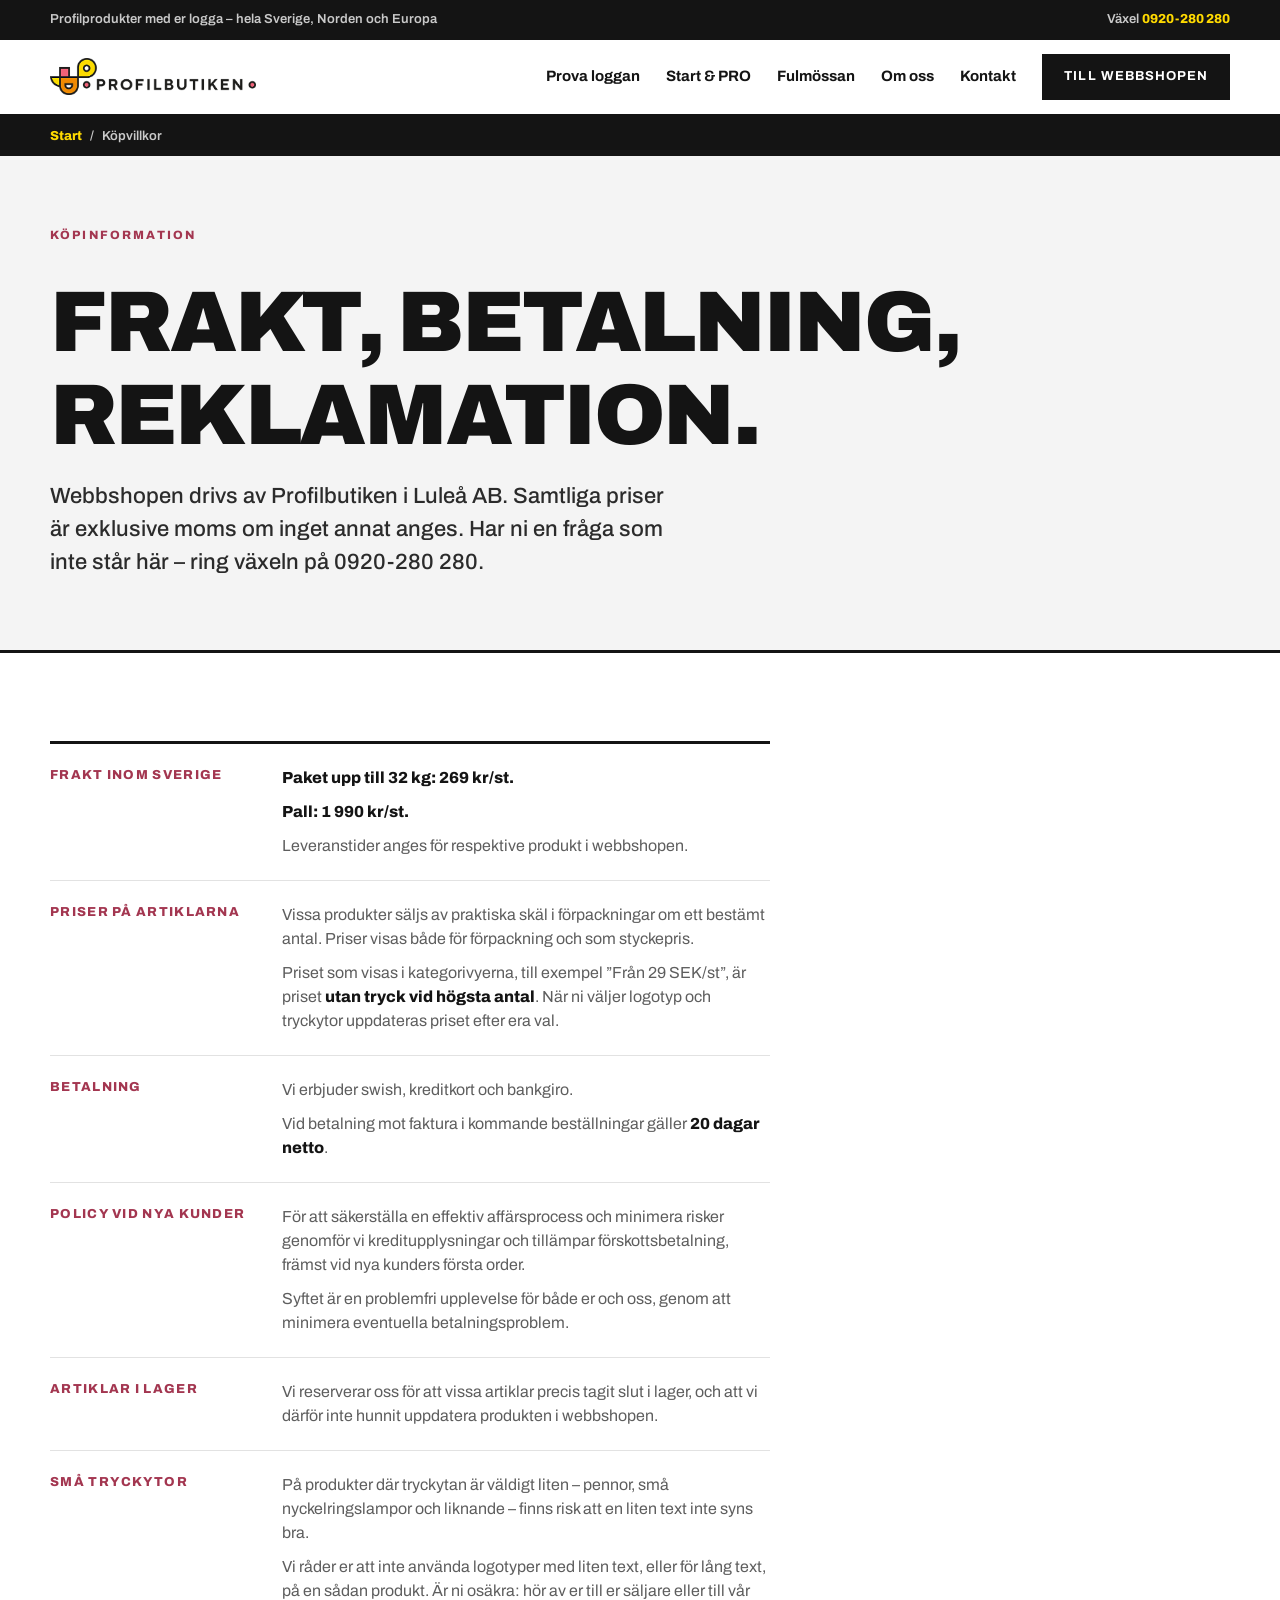
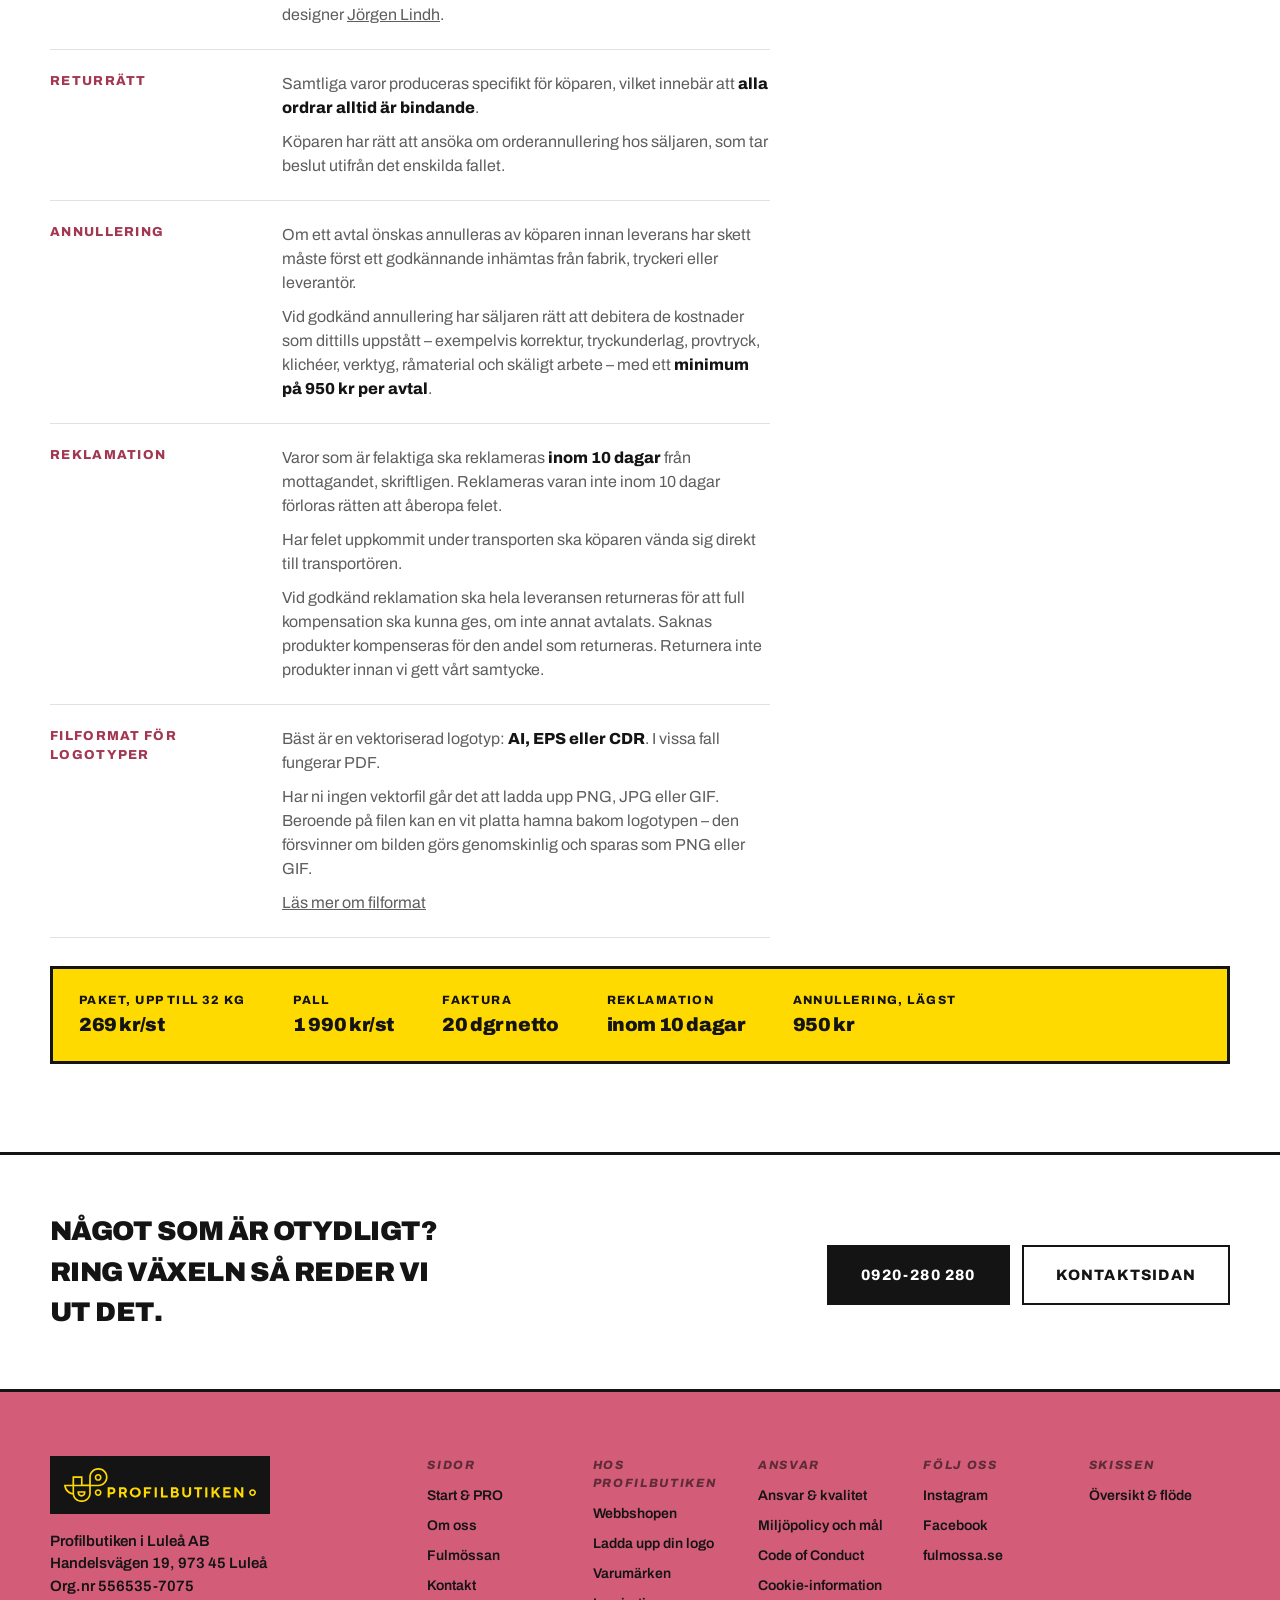
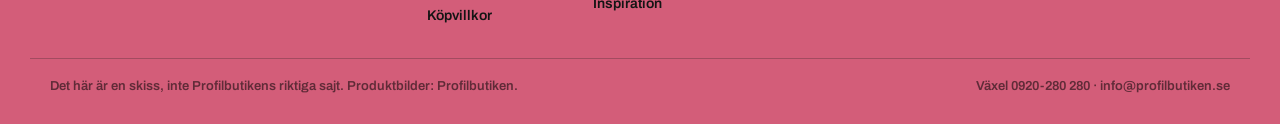
<file: villkor.html>
<!doctype html>
<html lang="sv">
<head>
<meta charset="utf-8">
<meta name="viewport" content="width=device-width, initial-scale=1">
<title>Köpvillkor – frakt, betalning och reklamation | Profilbutiken</title>
<meta name="description" content="Profilbutikens köpvillkor: frakt 269 kr paket och 1 990 kr pall, betalning via swish, kort eller bankgiro, faktura 20 dagar netto, reklamation inom 10 dagar.">
<link rel="preconnect" href="https://fonts.googleapis.com">
<link rel="preconnect" href="https://fonts.gstatic.com" crossorigin>
<link href="https://fonts.googleapis.com/css2?family=Archivo:wght@400;500;600;700;800;900&display=swap" rel="stylesheet">
<link rel="stylesheet" href="css/style.css?v=14">
<link rel="icon" href="assets/logo-pb.svg">
</head>
<body>

<a class="skip" href="#main">Hoppa till innehåll</a>

<div class="topbar">
  <div class="wrap topbar__in">
    <span>Profilprodukter med er logga – hela Sverige, Norden och Europa</span>
    <span>Växel <a href="tel:+46920280280">0920-280 280</a></span>
  </div>
</div>

<header class="header">
  <div class="wrap header__in">
    <a class="brand" href="index.html" aria-label="Profilbutiken, till startsidan">
      <img src="assets/logo-pb.png" alt="Profilbutiken" width="600" height="107">
    </a>
    <button class="nav-toggle" aria-expanded="false" aria-controls="nav" aria-label="Meny">
      <span></span><span></span><span></span>
    </button>
    <nav class="nav" id="nav">
      <a href="index.html#provtryck">Prova loggan</a>
      <a href="start-pro.html">Start &amp; PRO</a>
      <a href="fulmossan.html">Fulmössan</a>
      <a href="om.html">Om oss</a>
      <a href="kontakt.html">Kontakt</a>
      <a class="btn btn--ink" href="https://profilbutiken.se/">Till webbshopen</a>
    </nav>
  </div>
</header>

<div class="crumbs"><div class="wrap crumbs__in"><a href="index.html">Start</a> <span>/</span> <span>Köpvillkor</span></div></div>

<main id="main">

<section class="subhero subhero--grey">
  <div class="wrap subhero__in">
    <p class="eyebrow eyebrow--pink">Köpinformation</p>
    <h1>Frakt, betalning, reklamation.</h1>
    <p class="lead">Webbshopen drivs av Profilbutiken i Luleå AB. Samtliga priser är exklusive moms om inget annat anges. Har ni en fråga som inte står här – ring växeln på 0920-280 280.</p>
  </div>
</section>

<section class="sect">
  <div class="wrap">
    <dl class="terms">
      <div>
        <dt>Frakt inom Sverige</dt>
        <dd>
          <span><strong>Paket upp till 32 kg: 269 kr/st.</strong></span>
          <span><strong>Pall: 1 990 kr/st.</strong></span>
          <span>Leveranstider anges för respektive produkt i webbshopen.</span>
        </dd>
      </div>
      <div>
        <dt>Priser på artiklarna</dt>
        <dd>
          <span>Vissa produkter säljs av praktiska skäl i förpackningar om ett bestämt antal. Priser visas både för förpackning och som styckepris.</span>
          <span>Priset som visas i kategorivyerna, till exempel ”Från 29 SEK/st”, är priset <strong>utan tryck vid högsta antal</strong>. När ni väljer logotyp och tryckytor uppdateras priset efter era val.</span>
        </dd>
      </div>
      <div>
        <dt>Betalning</dt>
        <dd>
          <span>Vi erbjuder swish, kreditkort och bankgiro.</span>
          <span>Vid betalning mot faktura i kommande beställningar gäller <strong>20 dagar netto</strong>.</span>
        </dd>
      </div>
      <div>
        <dt>Policy vid nya kunder</dt>
        <dd>
          <span>För att säkerställa en effektiv affärsprocess och minimera risker genomför vi kreditupplysningar och tillämpar förskottsbetalning, främst vid nya kunders första order.</span>
          <span>Syftet är en problemfri upplevelse för både er och oss, genom att minimera eventuella betalningsproblem.</span>
        </dd>
      </div>
      <div>
        <dt>Artiklar i lager</dt>
        <dd><span>Vi reserverar oss för att vissa artiklar precis tagit slut i lager, och att vi därför inte hunnit uppdatera produkten i webbshopen.</span></dd>
      </div>
      <div>
        <dt>Små tryckytor</dt>
        <dd>
          <span>På produkter där tryckytan är väldigt liten – pennor, små nyckelringslampor och liknande – finns risk att en liten text inte syns bra.</span>
          <span>Vi råder er att inte använda logotyper med liten text, eller för lång text, på en sådan produkt. Är ni osäkra: hör av er till er säljare eller till vår designer <a href="kontakt.html">Jörgen Lindh</a>.</span>
        </dd>
      </div>
      <div>
        <dt>Returrätt</dt>
        <dd>
          <span>Samtliga varor produceras specifikt för köparen, vilket innebär att <strong>alla ordrar alltid är bindande</strong>.</span>
          <span>Köparen har rätt att ansöka om orderannullering hos säljaren, som tar beslut utifrån det enskilda fallet.</span>
        </dd>
      </div>
      <div>
        <dt>Annullering</dt>
        <dd>
          <span>Om ett avtal önskas annulleras av köparen innan leverans har skett måste först ett godkännande inhämtas från fabrik, tryckeri eller leverantör.</span>
          <span>Vid godkänd annullering har säljaren rätt att debitera de kostnader som dittills uppstått – exempelvis korrektur, tryckunderlag, provtryck, klichéer, verktyg, råmaterial och skäligt arbete – med ett <strong>minimum på 950 kr per avtal</strong>.</span>
        </dd>
      </div>
      <div>
        <dt>Reklamation</dt>
        <dd>
          <span>Varor som är felaktiga ska reklameras <strong>inom 10 dagar</strong> från mottagandet, skriftligen. Reklameras varan inte inom 10 dagar förloras rätten att åberopa felet.</span>
          <span>Har felet uppkommit under transporten ska köparen vända sig direkt till transportören.</span>
          <span>Vid godkänd reklamation ska hela leveransen returneras för att full kompensation ska kunna ges, om inte annat avtalats. Saknas produkter kompenseras för den andel som returneras. Returnera inte produkter innan vi gett vårt samtycke.</span>
        </dd>
      </div>
      <div>
        <dt>Filformat för logotyper</dt>
        <dd>
          <span>Bäst är en vektoriserad logotyp: <strong>AI, EPS eller CDR</strong>. I vissa fall fungerar PDF.</span>
          <span>Har ni ingen vektorfil går det att ladda upp PNG, JPG eller GIF. Beroende på filen kan en vit platta hamna bakom logotypen – den försvinner om bilden görs genomskinlig och sparas som PNG eller GIF.</span>
          <span><a href="https://profilbutiken.se/om/ladda-upp-din-logo">Läs mer om filformat</a></span>
        </dd>
      </div>
    </dl>

    <div class="factbox">
      <div><strong>Paket, upp till 32 kg</strong><span>269 kr/st</span></div>
      <div><strong>Pall</strong><span>1 990 kr/st</span></div>
      <div><strong>Faktura</strong><span>20 dgr netto</span></div>
      <div><strong>Reklamation</strong><span>inom 10 dagar</span></div>
      <div><strong>Annullering, lägst</strong><span>950 kr</span></div>
    </div>
  </div>
</section>

<section class="nextup">
  <div class="wrap nextup__in">
    <p>Något som är otydligt? Ring växeln så reder vi ut det.</p>
    <div class="hero__cta">
      <a class="btn btn--ink btn--lg" href="tel:+46920280280">0920-280 280</a>
      <a class="btn btn--outline btn--lg" href="kontakt.html">Kontaktsidan</a>
    </div>
  </div>
</section>

</main>

<footer class="footer">
  <div class="wrap footer__in">
    <div class="footer__brand">
      <img src="assets/logo-pb.svg" alt="Profilbutiken" width="493" height="88">
      <p>Profilbutiken i Luleå AB<br>Handelsvägen 19, 973 45 Luleå<br>Org.nr 556535-7075</p>
    </div>
    <nav class="footer__nav" aria-label="Sidfot">
      <div>
        <strong>Sidor</strong>
        <a href="start-pro.html">Start &amp; PRO</a>
        <a href="om.html">Om oss</a>
        <a href="fulmossan.html">Fulmössan</a>
        <a href="kontakt.html">Kontakt</a>
        <a href="villkor.html">Köpvillkor</a>
      </div>
      <div>
        <strong>Hos Profilbutiken</strong>
        <a href="https://profilbutiken.se/">Webbshopen</a>
        <a href="https://profilbutiken.se/om/ladda-upp-din-logo">Ladda upp din logo</a>
        <a href="https://profilbutiken.se/om/varumarken">Varumärken</a>
        <a href="https://profilbutiken.se/om/inspiration">Inspiration</a>
      </div>
      <div>
        <strong>Ansvar</strong>
        <a href="https://profilbutiken.se/om/ansvar-och-kvalitetspolicy">Ansvar &amp; kvalitet</a>
        <a href="https://profilbutiken.se/om/miljopolicy-och-mal">Miljöpolicy och mål</a>
        <a href="https://profilbutiken.se/om/code-of-conduct">Code of Conduct</a>
        <a href="https://profilbutiken.se/om/cookie-information">Cookie-information</a>
      </div>
      <div>
        <strong>Följ oss</strong>
        <a href="https://www.instagram.com/profilbutiken.se/">Instagram</a>
        <a href="https://www.facebook.com/profilbutiken/">Facebook</a>
        <a href="https://fulmossa.se/kategori/fulmossa">fulmossa.se</a>
      </div>
      <div>
        <strong>Skissen</strong>
        <a href="oversikt.html">Översikt &amp; flöde</a>
      </div>
    </nav>
  </div>
  <div class="wrap footer__meta">
    <span>Det här är en skiss, inte Profilbutikens riktiga sajt. Produktbilder: Profilbutiken.</span>
    <span>Växel 0920-280 280 · info@profilbutiken.se</span>
  </div>
</footer>

<script src="js/main.js?v=10"></script>
</body>
</html>
</file>
<file: css/style.css>
/* ==========================================================================
   Profilbutiken i Luleå – skiss
   Designriktning: skyltverkstad. Gul yta, svart tung typografi, rosa som
   enda signalfärg per sektion. Hårda kanter, inga gradienter, inga skuggade
   e-handelskort.
   ========================================================================== */

/* ===== Tokens ===== */
:root{
  /* Gul ur kundens egen logotyp-SVG, profilbutiken_liggande_gul_pms.svg */
  --yellow:#FFDA00;
  --yellow-deep:#E5C400;            /* mörkare steg, eget */
  /* Rosa ur kundens CSS: sidfotsbakgrund, menyunderstrykning, varukorg */
  --pink:#D35D79;
  --pink-deep:#A33650;              /* eget mörkare steg – #D35D79 som text på vitt klarar inte 4.5:1 */
  /* Mörk plommon ur kundens CSS: sidfotens rubriker */
  --plum:#602B38;
  /* Svart/vitt ur kundens CSS (#000000 text, #FFFFFF body) */
  --ink:#141414;
  --ink-soft:#2B2B2B;
  --paper:#FFFFFF;
  --grey:#F4F4F4;                   /* kundens ytgrå */
  --line:#E2E2E2;
  --muted:#5E5E5E;                  /* kundens #9B9B9B är för ljus på vitt, mörkad */
  --on-dark:#C9C9C9;
  --wrap:1220px;
  /* Morl (kundens egna webbfont) finns inte publikt – Archivo är en geometrisk
     grotesk med riktig 900-vikt och ligger närmast i ton. */
  --font:'Archivo',system-ui,-apple-system,"Segoe UI",Helvetica,Arial,sans-serif;
}

*{box-sizing:border-box}
html{scroll-behavior:smooth}
body{margin:0;font-family:var(--font);color:var(--ink);background:var(--paper);line-height:1.5;-webkit-font-smoothing:antialiased}
img{max-width:100%;display:block}
h1,h2,h3{margin:0;line-height:1.08;letter-spacing:-.025em;font-weight:900;text-transform:uppercase}
h1{font-size:clamp(38px,7.2vw,86px)}
h2{font-size:clamp(28px,4.4vw,54px)}
h3{font-size:clamp(20px,2.2vw,26px);letter-spacing:-.015em}
p{margin:0}
ul,ol,dl{margin:0;padding:0;list-style:none}
a{color:inherit}

.wrap{max-width:var(--wrap);margin:0 auto;padding:0 20px}
section[id]{scroll-margin-top:92px}
.skip{position:absolute;left:-999px;top:0;background:var(--ink);color:var(--yellow);padding:12px 16px;z-index:200;font-weight:800;text-decoration:none}
.skip:focus{left:12px;top:12px}

.eyebrow{font-size:12px;font-weight:800;letter-spacing:.18em;text-transform:uppercase;margin-bottom:14px;color:var(--ink)}
.eyebrow--pink{color:var(--pink-deep)}
.eyebrow--yellow{color:var(--yellow)}
.lead{font-size:clamp(17px,2vw,22px);font-weight:500;max-width:620px}

.section-head{max-width:760px;margin-bottom:36px}
.section-head p:not(.eyebrow){font-size:17px;color:var(--muted);margin-top:16px}
.section-head--row{max-width:none;display:flex;flex-wrap:wrap;justify-content:space-between;align-items:flex-end;gap:14px 48px}
.section-head--row p:not(.eyebrow){max-width:380px;margin-top:0;font-size:15px}

/* ===== Knappar ===== */
.btn{display:inline-flex;align-items:center;justify-content:center;gap:10px;min-height:52px;padding:0 26px;border:2px solid transparent;border-radius:0;
  font-family:inherit;font-size:14px;font-weight:800;letter-spacing:.08em;text-transform:uppercase;text-decoration:none;cursor:pointer;text-align:center;
  transition:background .14s,color .14s,border-color .14s}
.btn--lg{min-height:60px;font-size:15px;padding:0 32px}
.btn--block{width:100%}
.btn--ink{background:var(--ink);color:#fff;border-color:var(--ink)}
.btn--ink:hover{background:var(--pink-deep);border-color:var(--pink-deep)}
.btn--yellow{background:var(--yellow);color:var(--ink);border-color:var(--yellow)}
.btn--yellow:hover{background:var(--yellow-deep);border-color:var(--yellow-deep)}
.btn--pink{background:var(--pink);color:var(--ink);border-color:var(--pink)}
.btn--pink:hover{background:var(--pink-deep);color:#fff;border-color:var(--pink-deep)}
.btn--outline{background:transparent;color:var(--ink);border-color:var(--ink)}
.btn--outline:hover{background:var(--ink);color:var(--yellow)}
.btn--outline-light{background:transparent;color:#fff;border-color:rgba(255,255,255,.55)}
.btn--outline-light:hover{background:#fff;color:var(--ink);border-color:#fff}

.tag{display:inline-block;padding:7px 14px;background:var(--ink);color:#fff;font-size:12px;font-weight:800;letter-spacing:.14em;text-transform:uppercase}
.tag--pink{background:var(--pink);color:var(--ink)}

:focus-visible{outline:3px solid var(--pink-deep);outline-offset:2px}

/* ===== Topbar + header ===== */
.topbar{background:var(--ink);color:var(--on-dark);font-size:13px;font-weight:600}
.topbar__in{display:flex;flex-wrap:wrap;gap:4px 28px;justify-content:space-between;padding-top:10px;padding-bottom:10px}
.topbar a{color:var(--yellow);font-weight:800;text-decoration:none}

.header{position:sticky;top:0;z-index:60;background:var(--paper);border-bottom:3px solid var(--ink)}
.header__in{display:flex;align-items:center;justify-content:space-between;gap:16px;padding-top:14px;padding-bottom:14px}
.brand{display:block;line-height:0}
.brand img{width:206px;height:auto}
.nav{display:flex;align-items:center;gap:26px}
.nav a{text-decoration:none;font-weight:700;font-size:15px}
.nav a:not(.btn):hover{box-shadow:inset 0 -3px 0 var(--pink)}
.nav .btn{min-height:46px;padding:0 20px;font-size:13px}
.nav-toggle{display:none;width:48px;height:48px;border:0;background:transparent;cursor:pointer;flex-direction:column;justify-content:center;gap:5px;padding:10px}
.nav-toggle span{display:block;height:3px;background:var(--ink)}

@media (max-width:980px){
  .nav-toggle{display:flex}
  .nav{display:none;position:absolute;left:0;right:0;top:100%;flex-direction:column;align-items:stretch;gap:0;background:var(--paper);border-bottom:3px solid var(--ink);padding:4px 20px 20px}
  .nav.is-open{display:flex}
  .nav a:not(.btn){padding:16px 0;border-bottom:1px solid var(--line)}
  .nav .btn{margin-top:16px;min-height:52px}
}

/* ===== Hero ===== */
.hero{background:var(--yellow);color:var(--ink);border-bottom:3px solid var(--ink)}
.hero__in{padding-top:clamp(48px,7vw,88px);padding-bottom:clamp(120px,16vw,180px);display:flex;flex-direction:column;gap:24px;align-items:flex-start}
.hero h1{max-width:14ch}
.hero .lead{color:var(--ink-soft)}
.hero__cta{display:flex;flex-wrap:wrap;gap:12px;margin-top:6px}
.checks{display:flex;flex-wrap:wrap;gap:10px 28px;font-size:14px;font-weight:800;margin-top:4px}
.checks li{display:flex;align-items:center;gap:9px}
.checks li::before{content:"";width:20px;height:20px;flex:0 0 20px;background:var(--ink) url("data:image/svg+xml,%3Csvg xmlns='http://www.w3.org/2000/svg' viewBox='0 0 24 24' fill='none' stroke='%23FFDA00' stroke-width='3.5'%3E%3Cpath d='M20 6 9 17l-5-5'/%3E%3C/svg%3E") center/13px no-repeat}

/* ===== Signaturelement: Provtryckaren ===== */
.mock{display:flow-root;background:var(--paper);padding-bottom:clamp(64px,8vw,104px)}
.mock__panel{background:var(--ink);color:#fff;margin-top:clamp(-140px,-11vw,-80px);padding:clamp(26px,4vw,48px);border:3px solid var(--ink)}
.mock__head{max-width:720px;margin-bottom:34px}
.mock__head h2{color:#fff}
.mock__intro{margin-top:14px;font-size:17px;color:var(--on-dark)}
.mock__grid{display:grid;grid-template-columns:minmax(0,1fr) minmax(0,1.05fr);gap:34px 44px;align-items:start}

.mock__controls{display:flex;flex-direction:column;gap:26px;min-width:0}
.ctl{display:flex;flex-direction:column;gap:12px}
.ctl__label{font-size:12px;font-weight:800;letter-spacing:.16em;text-transform:uppercase;color:var(--yellow);display:flex;justify-content:space-between;align-items:baseline;gap:12px}
.ctl__label output{color:#fff;font-size:15px;letter-spacing:0}
.ctl__hint,.drop__hint{font-size:13px;color:var(--on-dark);line-height:1.45}

.drop{position:relative;border:2px dashed #565656;padding:18px;display:flex;flex-direction:column;gap:12px}
.drop.is-over{border-color:var(--yellow);background:#1F1F1F}
.drop input[type=file]{position:absolute;width:1px;height:1px;opacity:0;pointer-events:none}
.drop__examples{display:flex;flex-wrap:wrap;align-items:center;gap:8px;font-size:13px;color:var(--on-dark)}
.chip{min-height:38px;padding:0 14px;background:transparent;border:2px solid #565656;color:#fff;font-family:inherit;font-size:13px;font-weight:800;letter-spacing:.06em;text-transform:uppercase;cursor:pointer}
.chip:hover,.chip.is-on{background:var(--yellow);border-color:var(--yellow);color:var(--ink)}

.segs{display:flex;flex-wrap:wrap;gap:8px}
.seg{flex:1 1 auto;min-height:48px;padding:0 16px;background:transparent;border:2px solid #565656;color:#fff;font-family:inherit;font-size:14px;font-weight:800;cursor:pointer;transition:background .14s,border-color .14s,color .14s}
.seg:hover{border-color:#8A8A8A}
.seg.is-on{background:var(--pink);border-color:var(--pink);color:var(--ink)}

input[type=range]{width:100%;height:44px;accent-color:var(--yellow);cursor:pointer}
.mock__note{font-size:13px;color:#8A8A8A;border-top:1px solid #3A3A3A;padding-top:16px}

.mock__stage{margin:0;min-width:0}
.stage{position:relative;background:#fff;border:3px solid var(--yellow);aspect-ratio:1/1;overflow:hidden}
.stage img{width:100%;height:100%;object-fit:contain}
.stage__print{position:absolute;background-repeat:no-repeat;background-position:center;background-size:contain;transition:left .18s,top .18s,width .18s,height .18s;pointer-events:none}
.stage__print.is-empty{display:none}
.stage__print--white{filter:brightness(0) invert(1)}
.stage__print--black{filter:brightness(0)}
.mock__stage figcaption{margin-top:14px;font-size:13px;font-weight:700;letter-spacing:.06em;text-transform:uppercase;color:var(--on-dark)}

@media (max-width:860px){
  .mock__grid{grid-template-columns:1fr}
  .mock__stage{order:-1}
}

/* ===== Siffror ===== */
.stats{padding:clamp(56px,7vw,88px) 0;background:var(--grey);border-top:3px solid var(--ink);border-bottom:3px solid var(--ink)}
.stats__grid{display:grid;grid-template-columns:repeat(4,minmax(0,1fr));gap:0}
.stats__grid li{padding:0 26px;border-left:3px solid var(--ink);display:flex;flex-direction:column;gap:4px}
.stats__grid li:first-child{padding-left:0;border-left:0}
.stats__grid strong{font-size:clamp(40px,5vw,62px);font-weight:900;line-height:.95;letter-spacing:-.03em}
.stats__grid span{font-size:12px;font-weight:800;letter-spacing:.14em;text-transform:uppercase;color:var(--pink-deep)}
.stats__grid p{font-size:15px;color:var(--muted);margin-top:10px}
@media (max-width:900px){
  .stats__grid{grid-template-columns:repeat(2,minmax(0,1fr));gap:32px 0}
  .stats__grid li:nth-child(odd){padding-left:0;border-left:0}
}
@media (max-width:520px){
  .stats__grid{grid-template-columns:1fr;gap:28px}
  .stats__grid li{padding-left:0;border-left:0;border-top:3px solid var(--ink);padding-top:18px}
  .stats__grid li:first-child{border-top:0;padding-top:0}
}

/* ===== Så går det till ===== */
.steps{padding:clamp(64px,8vw,104px) 0}
.steps__in{display:grid;grid-template-columns:minmax(0,.85fr) minmax(0,1.15fr);gap:34px 56px;align-items:start}
.steps__text{display:flex;flex-direction:column;gap:18px;align-items:flex-start}
.steps__text p:not(.eyebrow){font-size:17px;color:var(--muted)}
.steps__list{counter-reset:s;border-top:3px solid var(--ink)}
.steps__list li{counter-increment:s;display:grid;grid-template-columns:62px 1fr;gap:4px 18px;padding:22px 0;border-bottom:1px solid var(--line)}
.steps__list li::before{content:counter(s,decimal-leading-zero);grid-row:1/3;font-size:34px;font-weight:900;line-height:1;color:var(--pink)}
.steps__list strong{font-size:18px;font-weight:800}
.steps__list span{font-size:15px;color:var(--muted)}
@media (max-width:860px){.steps__in{grid-template-columns:1fr}}

/* ===== Sortiment ===== */
.assortment{padding:0 0 clamp(64px,8vw,104px)}
.cats{display:grid;grid-template-columns:repeat(4,minmax(0,1fr));gap:14px}
.cats a{display:flex;flex-direction:column;gap:6px;min-height:118px;padding:20px;background:var(--yellow);border:3px solid var(--ink);text-decoration:none;justify-content:center;transition:background .14s,color .14s}
.cats a:hover{background:var(--ink);color:#fff}
.cats span{font-size:19px;font-weight:900;letter-spacing:-.015em;text-transform:uppercase}
.cats small{font-size:13px;font-weight:600;opacity:.75}
@media (max-width:900px){.cats{grid-template-columns:repeat(2,minmax(0,1fr))}}
@media (max-width:480px){.cats{grid-template-columns:1fr}}

/* ===== Start / PRO ===== */
.shops{padding:clamp(64px,8vw,104px) 0;background:var(--ink);color:#fff;border-top:3px solid var(--ink)}
.shops h2{color:#fff}
.shops .section-head p:not(.eyebrow){color:var(--on-dark)}
.shops__grid{display:grid;grid-template-columns:repeat(2,minmax(0,1fr));gap:20px}
.shop{background:#1E1E1E;border:3px solid #3A3A3A;padding:28px;display:flex;flex-direction:column;gap:16px}
.shop--pro{border-color:var(--pink)}
.shop header{margin-bottom:2px}
.shop h3{color:#fff}
.shop>p{font-size:16px;color:var(--on-dark)}
.feat{display:flex;flex-direction:column;gap:0;margin-top:2px;flex:1 1 auto}
/* Ljus botten är standard; mörka sektioner skriver över nedan */
.feat li{font-size:15px;color:var(--muted);padding:12px 0 12px 26px;border-bottom:1px solid var(--line);position:relative}
.feat li:last-child{border-bottom:0}
.feat li::before{content:"";position:absolute;left:0;top:19px;width:11px;height:11px;background:var(--pink)}
.feat strong{color:var(--ink);font-weight:800}
.shops .feat li,.sect--ink .feat li{color:var(--on-dark);border-bottom-color:#3A3A3A}
.shops .feat li::before,.sect--ink .feat li::before{background:var(--yellow)}
.shops .feat strong,.sect--ink .feat strong{color:#fff}
.shops__foot{margin-top:24px;font-size:16px;color:var(--on-dark)}
.shops__foot a{color:var(--yellow);font-weight:800}
@media (max-width:860px){.shops__grid{grid-template-columns:1fr}}

/* ===== Fulmössan ===== */
.ful{background:var(--plum);color:#fff;border-top:3px solid var(--ink)}
.ful__in{display:grid;grid-template-columns:minmax(0,1fr) minmax(0,.9fr);gap:36px 56px;align-items:center;padding-top:clamp(56px,7vw,88px);padding-bottom:clamp(56px,7vw,88px)}
.ful h2{color:var(--yellow);font-size:clamp(44px,8vw,96px)}
.ful__text{display:flex;flex-direction:column;gap:20px}
.ful__lead{font-size:17px;color:#E4D2D7;max-width:52ch}
.specs{display:grid;grid-template-columns:repeat(2,minmax(0,1fr));gap:1px;background:rgba(255,255,255,.22);border:1px solid rgba(255,255,255,.22)}
.specs>div{background:var(--plum);padding:14px 16px}
.specs dt{font-size:11px;font-weight:800;letter-spacing:.14em;text-transform:uppercase;color:var(--pink)}
.specs dd{margin:4px 0 0;font-size:15px;font-weight:700}
.ful__cta{display:flex;flex-wrap:wrap;gap:12px}
.ful__img{width:100%;height:auto;background:#fff;border:3px solid var(--yellow)}
@media (max-width:860px){
  .ful__in{grid-template-columns:1fr}
  .ful__img{order:-1;max-width:420px}
}
@media (max-width:420px){.specs{grid-template-columns:1fr}}

/* ===== Varumärken ===== */
.brands{padding:clamp(56px,7vw,88px) 0}
.brands__list{display:flex;flex-wrap:wrap;gap:10px}
.brands__list li{padding:10px 16px;border:2px solid var(--ink);font-size:14px;font-weight:800;letter-spacing:.02em}

/* ===== Om oss ===== */
.about{padding:0 0 clamp(64px,8vw,104px)}
.about__in{display:grid;grid-template-columns:minmax(0,1.4fr) minmax(0,.9fr);gap:32px 56px;align-items:start;padding-top:clamp(40px,5vw,64px);border-top:3px solid var(--ink)}
.about__text{display:flex;flex-direction:column;gap:18px}
.about__text p:not(.eyebrow):not(.pull){font-size:17px;color:var(--muted)}
.pull{font-size:clamp(19px,2.3vw,26px);font-weight:800;line-height:1.25;letter-spacing:-.015em;border-left:8px solid var(--yellow);padding-left:20px;margin-top:6px}
.about__aside{background:var(--grey);border:3px solid var(--ink);padding:26px;display:flex;flex-direction:column;gap:12px}
.about__aside p{font-size:15px;color:var(--muted)}
@media (max-width:860px){.about__in{grid-template-columns:1fr}}

.team__head{margin-top:clamp(44px,6vw,72px);margin-bottom:22px}
.team{display:grid;grid-template-columns:repeat(4,minmax(0,1fr));gap:14px}
.team li{border:3px solid var(--ink);padding:20px;display:flex;flex-direction:column;gap:2px}
.team strong{font-size:17px;font-weight:900;letter-spacing:-.01em}
.team span{font-size:12px;font-weight:800;letter-spacing:.12em;text-transform:uppercase;color:var(--pink-deep);margin-bottom:10px}
.team a{font-size:14px;font-weight:700;text-decoration:none;word-break:break-word}
.team a:hover{box-shadow:inset 0 -2px 0 var(--pink)}
@media (max-width:1000px){.team{grid-template-columns:repeat(2,minmax(0,1fr))}}
@media (max-width:520px){.team{grid-template-columns:1fr}}

/* ===== Kontakt ===== */
.contact{background:var(--ink);color:#fff;border-top:3px solid var(--ink)}
.contact__in{display:grid;grid-template-columns:minmax(0,1fr) minmax(0,1fr);gap:36px 56px;align-items:start;padding-top:clamp(56px,7vw,88px);padding-bottom:clamp(56px,7vw,88px)}
.contact h2{color:#fff}
.contact__text{display:flex;flex-direction:column;gap:18px}
.contact__text p:not(.eyebrow){font-size:17px;color:var(--on-dark)}
.contact__phone{font-size:clamp(34px,5.5vw,58px);font-weight:900;letter-spacing:-.03em;color:var(--yellow);text-decoration:none;line-height:1;margin-top:6px}
.contact__phone:hover{color:#fff}
.contact__addr{display:flex;flex-wrap:wrap;gap:22px 48px;font-size:15px;color:var(--on-dark);padding-top:8px}
.contact__addr strong{display:block;color:var(--yellow);font-size:11px;font-weight:800;letter-spacing:.14em;text-transform:uppercase;margin-bottom:6px}

.contact__form{background:#fff;color:var(--ink);border:3px solid var(--yellow);padding:clamp(22px,3vw,32px);display:flex;flex-direction:column;gap:18px}
.form__row{display:flex;flex-wrap:wrap;gap:18px}
.field{display:flex;flex-direction:column;gap:8px;min-width:0}
/* flex-basis gäller höjden i .contact__form (kolumn) – bara raderna ska dela bredd */
.form__row .field{flex:1 1 200px}
.field label{font-size:11px;font-weight:800;letter-spacing:.14em;text-transform:uppercase}
.field input,.field select,.field textarea{min-height:50px;border:2px solid var(--ink);border-radius:0;padding:12px 14px;font-size:16px;font-family:inherit;background:#fff;color:var(--ink);width:100%}
.field textarea{min-height:110px;resize:vertical}
.field input:focus,.field select:focus,.field textarea:focus{outline:3px solid var(--pink);outline-offset:1px}
.contact__form small{font-size:13px;color:var(--muted)}
@media (max-width:860px){.contact__in{grid-template-columns:1fr}}

/* ===== Footer ===== */
.footer{background:var(--pink);color:var(--ink);border-top:3px solid var(--ink)}
.footer__in{display:grid;grid-template-columns:minmax(0,.8fr) minmax(0,2fr);gap:32px 56px;padding-top:clamp(40px,5vw,64px);padding-bottom:32px}
.footer__brand img{width:220px;height:auto;background:var(--ink);padding:12px 14px}
.footer__brand p{margin-top:16px;font-size:15px;font-weight:600}
.footer__nav{display:grid;grid-template-columns:repeat(auto-fit,minmax(132px,1fr));gap:24px}
.footer__nav div{display:flex;flex-direction:column;gap:9px}
.footer__nav strong{font-size:12px;font-weight:800;font-style:italic;letter-spacing:.14em;text-transform:uppercase;color:var(--plum);margin-bottom:2px}
.footer__nav a{font-size:14px;font-weight:600;text-decoration:none}
.footer__nav a:hover{box-shadow:inset 0 -2px 0 var(--ink)}
.footer__meta{display:flex;flex-wrap:wrap;gap:6px 32px;justify-content:space-between;font-size:13px;font-weight:600;color:var(--plum);border-top:1px solid rgba(20,20,20,.25);padding-top:18px;padding-bottom:28px}
@media (max-width:900px){
  .footer__in{grid-template-columns:1fr}
  .footer__nav{grid-template-columns:repeat(2,minmax(0,1fr))}
}

@media (prefers-reduced-motion:reduce){
  html{scroll-behavior:auto}
  *,*::before,*::after{transition-duration:.01ms!important;animation-duration:.01ms!important}
}

/* ==========================================================================
   Undersidor – start-pro, om, fulmossan, kontakt, villkor
   Samma system som startsidan: gul yta, svart versaltypografi, rosa som
   enda signalfärg, hårda kanter.
   ========================================================================== */

.nav a[aria-current="page"]{box-shadow:inset 0 -3px 0 var(--pink)}

/* ===== Undersidehero ===== */
.subhero{background:var(--yellow);border-bottom:3px solid var(--ink)}
.subhero__in{padding-top:clamp(40px,5.5vw,72px);padding-bottom:clamp(40px,5.5vw,72px);
  display:flex;flex-direction:column;gap:18px;align-items:flex-start}
.subhero h1{max-width:16ch}
.subhero .lead{color:var(--ink-soft)}
.subhero--ink{background:var(--ink);border-bottom-color:var(--ink)}
.subhero--ink h1{color:#fff}
.subhero--ink .lead{color:var(--on-dark)}
.subhero--plum{background:var(--plum);border-bottom-color:var(--ink)}
.subhero--plum h1{color:var(--yellow)}
.subhero--plum .lead{color:#E4D2D7}
.subhero--grey{background:var(--grey)}
.subhero__cta{display:flex;flex-wrap:wrap;gap:12px;margin-top:4px}
.subhero__tel{font-size:clamp(34px,5.5vw,58px);font-weight:900;letter-spacing:-.03em;color:var(--yellow);
  text-decoration:none;line-height:1;margin-top:4px}
.subhero__tel:hover{color:#fff}

.crumbs{background:var(--ink);color:var(--on-dark);font-size:13px;font-weight:600}
.crumbs__in{display:flex;gap:8px;padding-top:10px;padding-bottom:10px}
.crumbs a{color:var(--yellow);text-decoration:none;font-weight:800}
.crumbs a:hover{color:#fff}

/* ===== Generisk sektion på undersidor ===== */
.sect{padding:clamp(52px,7vw,88px) 0}
.sect--grey{background:var(--grey);border-top:3px solid var(--ink);border-bottom:3px solid var(--ink)}
.sect--ink{background:var(--ink);color:#fff;border-top:3px solid var(--ink)}
.sect--ink h2,.sect--ink h3{color:#fff}
.sect--ink p{color:var(--on-dark)}
.sect--tight{padding-top:0}
.prose{max-width:70ch;display:flex;flex-direction:column;gap:16px}
.prose p{font-size:17px;color:var(--muted)}
.sect--ink .prose p{color:var(--on-dark)}

/* ===== Jämförelsetabell Start/PRO ===== */
.cmp{width:100%;border-collapse:collapse;margin-top:8px;font-size:15px}
.cmp caption{text-align:left;font-size:13px;font-weight:800;letter-spacing:.1em;text-transform:uppercase;
  color:var(--muted);padding-bottom:12px}
.cmp th,.cmp td{text-align:left;padding:14px 16px;border-bottom:1px solid var(--line);vertical-align:top}
.cmp thead th{font-size:12px;font-weight:800;letter-spacing:.12em;text-transform:uppercase;
  border-bottom:3px solid var(--ink);background:var(--ink);color:#fff}
.cmp thead th:last-child{background:var(--pink);color:var(--ink)}
.cmp tbody th{font-weight:800;width:46%}
.cmp tbody th small{display:block;font-weight:500;font-size:13px;color:var(--muted);margin-top:3px}
.cmp td{width:27%;font-weight:800}
.cmp tr:last-child th,.cmp tr:last-child td{border-bottom:0}
.cmp .yes::before{content:"";display:inline-block;width:18px;height:18px;vertical-align:-3px;margin-right:8px;
  background:var(--ink) url("data:image/svg+xml,%3Csvg xmlns='http://www.w3.org/2000/svg' viewBox='0 0 24 24' fill='none' stroke='%23FFDA00' stroke-width='3.5'%3E%3Cpath d='M20 6 9 17l-5-5'/%3E%3C/svg%3E") center/12px no-repeat}
.cmp .no{color:var(--muted);font-weight:600}
.table-scroll{overflow-x:auto}

/* ===== Tidslinje ===== */
.timeline{display:grid;grid-template-columns:repeat(5,minmax(0,1fr));gap:0;margin-top:10px}
.timeline li{border-top:3px solid var(--pink);padding:18px 18px 0 0;display:flex;flex-direction:column;gap:8px}
.timeline strong{font-size:clamp(26px,3vw,38px);font-weight:900;letter-spacing:-.03em;line-height:1}
.timeline p{font-size:14px;color:var(--muted)}
@media (max-width:900px){.timeline{grid-template-columns:repeat(2,minmax(0,1fr))}}
@media (max-width:520px){.timeline{grid-template-columns:1fr}}

/* ===== Personer ===== */
.people{display:grid;grid-template-columns:repeat(4,minmax(0,1fr));gap:14px}
.people li{border:3px solid var(--ink);display:flex;flex-direction:column}
.person__face{aspect-ratio:4/3;background:var(--yellow);border-bottom:3px solid var(--ink);
  display:flex;align-items:center;justify-content:center;font-size:40px;font-weight:900;letter-spacing:-.04em}
.person__body{padding:16px 18px 18px;display:flex;flex-direction:column;gap:2px}
.person__body strong{font-size:17px;font-weight:900;letter-spacing:-.01em}
.person__body span{font-size:12px;font-weight:800;letter-spacing:.12em;text-transform:uppercase;
  color:var(--pink-deep);margin-bottom:12px}
.person__body em{font-style:normal;font-size:14px;color:var(--muted);margin-bottom:10px}
.person__body a{font-size:14px;font-weight:700;text-decoration:none;word-break:break-word}
.person__body a:hover{box-shadow:inset 0 -2px 0 var(--pink)}
@media (max-width:1000px){.people{grid-template-columns:repeat(2,minmax(0,1fr))}}
@media (max-width:520px){.people{grid-template-columns:1fr}}

/* ===== Fulmössan ===== */
.colors{display:grid;grid-template-columns:repeat(5,minmax(0,1fr));gap:16px;margin-top:10px}
.colors li{display:flex;flex-direction:column;gap:8px;align-items:flex-start}
.colors span{width:100%;aspect-ratio:1/1;border:3px solid var(--ink);display:block}
.colors b{font-size:14px;font-weight:800}
@media (max-width:760px){.colors{grid-template-columns:repeat(3,minmax(0,1fr))}}
@media (max-width:420px){.colors{grid-template-columns:repeat(2,minmax(0,1fr))}}

.twocol{display:grid;grid-template-columns:repeat(2,minmax(0,1fr));gap:20px}
@media (max-width:860px){.twocol{grid-template-columns:1fr}}
.route{border:3px solid var(--ink);padding:26px;display:flex;flex-direction:column;gap:14px}
.route--pink{border-color:var(--pink)}
.route h3{font-size:clamp(20px,2.4vw,27px)}
.route p{font-size:16px;color:var(--muted)}
.route .price{font-size:clamp(28px,3.4vw,40px);font-weight:900;letter-spacing:-.03em}
.route .price small{display:block;font-size:13px;font-weight:700;letter-spacing:.04em;color:var(--muted);margin-top:6px}
.route .btn{margin-top:auto;align-self:flex-start}
.sect--ink .route{border-color:#3A3A3A;background:#1E1E1E}
.sect--ink .route p,.sect--ink .route .price small{color:var(--on-dark)}

/* ===== Villkor ===== */
.terms{display:flex;flex-direction:column;gap:0;border-top:3px solid var(--ink);max-width:80ch}
.terms > div{display:grid;grid-template-columns:200px 1fr;gap:12px 32px;padding:22px 0;border-bottom:1px solid var(--line)}
.terms dt{font-size:13px;font-weight:800;letter-spacing:.1em;text-transform:uppercase;color:var(--pink-deep)}
.terms dd{margin:0;font-size:16px;color:var(--muted);display:flex;flex-direction:column;gap:10px}
.terms dd strong{color:var(--ink);font-weight:800}
@media (max-width:760px){.terms > div{grid-template-columns:1fr;gap:8px}}

.factbox{border:3px solid var(--ink);background:var(--yellow);padding:22px 26px;display:flex;flex-wrap:wrap;
  gap:18px 48px;margin-top:28px}
.factbox div{display:flex;flex-direction:column;gap:2px}
.factbox dt,.factbox strong{font-size:12px;font-weight:800;letter-spacing:.12em;text-transform:uppercase}
.factbox dd,.factbox span{margin:0;font-size:19px;font-weight:900;letter-spacing:-.02em}

/* ===== Nästa-sida-rad ===== */
.nextup{border-top:3px solid var(--ink);padding:clamp(36px,5vw,56px) 0}
.nextup__in{display:flex;flex-wrap:wrap;gap:16px 32px;align-items:center;justify-content:space-between}
.nextup p{font-size:clamp(19px,2.4vw,27px);font-weight:900;letter-spacing:-.02em;text-transform:uppercase;max-width:22ch}

/* ==========================================================================
   Förbättringar – roadmap i prioritetsordning
   ========================================================================== */

.quickwin{border:3px solid var(--ink);background:var(--yellow);padding:26px 28px;margin-top:8px}
.quickwin h2{font-size:clamp(20px,2.4vw,27px);margin-bottom:16px}
.quickwin ol{counter-reset:q;display:grid;grid-template-columns:repeat(5,minmax(0,1fr));gap:18px}
.quickwin li{counter-increment:q;display:flex;flex-direction:column;gap:6px;border-top:3px solid var(--ink);padding-top:12px}
.quickwin li::before{content:counter(q,decimal-leading-zero);font-size:13px;font-weight:900;letter-spacing:.08em}
.quickwin strong{font-size:16px;font-weight:900;letter-spacing:-.01em;line-height:1.2}
.quickwin small{font-size:13px;font-weight:600}
@media (max-width:900px){.quickwin ol{grid-template-columns:repeat(2,minmax(0,1fr))}}
@media (max-width:480px){.quickwin ol{grid-template-columns:1fr}}

.phase{margin-top:clamp(40px,5vw,64px)}
.phase__head{display:flex;flex-wrap:wrap;align-items:baseline;gap:10px 20px;border-bottom:3px solid var(--ink);padding-bottom:14px;margin-bottom:4px}
.phase__head h2{font-size:clamp(24px,3.2vw,38px)}
.phase__when{font-size:12px;font-weight:800;letter-spacing:.14em;text-transform:uppercase;color:var(--pink-deep)}
.phase__why{width:100%;font-size:16px;color:var(--muted);margin-top:6px}

.road{display:flex;flex-direction:column}
.road li{display:grid;grid-template-columns:58px 1fr 190px;gap:8px 22px;padding:26px 0;border-bottom:1px solid var(--line);align-items:start}
.road li:last-child{border-bottom:0}
.road__num{font-size:28px;font-weight:900;letter-spacing:-.03em;line-height:1;color:var(--pink)}
.road__body{min-width:0;display:flex;flex-direction:column;gap:10px}
.road__body h3{font-size:19px;letter-spacing:-.01em;text-transform:none}
.road__body p{font-size:16px;color:var(--muted)}
.road__now{border-left:4px solid var(--yellow);padding-left:14px;font-size:15px!important}
.road__now b{color:var(--ink);font-weight:800}
.road__meta{display:flex;flex-direction:column;gap:7px;align-items:flex-start}
.road__meta span{font-size:11px;font-weight:800;letter-spacing:.1em;text-transform:uppercase;padding:5px 10px;white-space:nowrap}
.eff{border:2px solid var(--ink)}
.eff--s{background:var(--ink);color:#fff}
.imp{background:var(--pink);color:var(--ink)}
.imp--mid{background:transparent;color:var(--pink-deep);border:2px solid var(--pink)}
.road__who{font-size:12px;font-weight:700;color:var(--muted);letter-spacing:0;text-transform:none;padding:0!important}
@media (max-width:860px){
  .road li{grid-template-columns:44px 1fr}
  .road__meta{grid-column:2;flex-direction:row;flex-wrap:wrap}
}

/* ==========================================================================
   Utskrift – används för PDF-versionen av forbattringar.html
   ========================================================================== */
@media print{
  @page{margin:16mm 14mm}
  *{-webkit-print-color-adjust:exact!important;print-color-adjust:exact!important}
  html{scroll-behavior:auto}
  body{font-size:11pt}

  /* Navigering och uppmaningar hör inte hemma i ett dokument */
  /* Allt som är en länk blir en död knapp i en PDF */
  .skip,.nav,.nav-toggle,.crumbs,.nextup,.footer__nav,.header .btn,
  .route .btn,.topbar__in span:last-child{display:none!important}
  .header{position:static;border-bottom:2px solid var(--ink);padding:0}
  .header__in{padding-top:8px;padding-bottom:8px}
  .brand img{width:150px}
  .topbar{background:#fff;color:var(--ink);border-bottom:1px solid var(--line)}
  .topbar a{color:var(--ink)}

  .subhero__in{padding-top:18mm;padding-bottom:14mm}
  h1{font-size:30pt}
  h2{font-size:19pt}
  .road__body h3{font-size:13pt}
  .lead{font-size:12pt}
  .sect{padding:8mm 0}
  .wrap{max-width:none;padding:0}

  /* Inget får delas mitt itu */
  .road li,.quickwin,.quickwin li,.route,.phase__head,.factbox,.terms > div{break-inside:avoid}
  /* Varje fas börjar på egen sida – läser bättre som dokument och
     undviker att en halv punkt blir kvar i botten på föregående sida */
  .phase{break-before:page}
  .phase__head{break-after:avoid}
  .quickwin{break-after:page}
  .road li{padding:5mm 0}
  .sect--ink{break-before:page}

  .footer{background:#fff;color:var(--ink);border-top:2px solid var(--ink);break-inside:avoid}
  .footer__in,.footer__brand,.footer__meta{break-inside:avoid}
  .footer__in{padding-top:6mm;padding-bottom:3mm}
  .footer__brand img{background:var(--ink);padding:6px 8px;width:150px}
  .footer__meta{color:var(--muted);border-top:1px solid var(--line)}

  a[href^="http"]::after{content:" (" attr(href) ")";font-size:8pt;font-weight:400;color:var(--muted);word-break:break-all}
  .btn::after,.brand a::after{content:""!important}
}
</file>
<file: css/oversikt.css>
/* ==========================================================================
   Profilbutiken – översikt & flöde
   En zoombar yta där alla skisser ligger bredvid varandra, med pilar som
   visar kundens väg. Samma tokens som sajten, men gråare ram runt omkring
   så att skisserna är det som syns.
   ========================================================================== */

:root{
  --yellow:#FFDA00;
  --pink:#D35D79;
  --pink-deep:#A33650;
  --plum:#602B38;
  --ink:#141414;
  --paper:#FFFFFF;
  --grey:#F4F4F4;
  --line:#E2E2E2;
  --muted:#5E5E5E;
  --board:#9A9A9A;          /* ytan runt ramarna */
  --board-line:#8C8C8C;
  --pub:#1F7A6B;            /* admin → sajt */
  --in:#8A6A00;             /* formulär → inkorg */
  --font:'Archivo',system-ui,-apple-system,"Segoe UI",Helvetica,Arial,sans-serif;
}

*{box-sizing:border-box}
html,body{height:100%}
body{margin:0;font-family:var(--font);color:var(--ink);background:var(--board);overflow:hidden}
img{max-width:100%;display:block}
h2,h3,h4{margin:0}
p{margin:0}
.skip{position:absolute;left:-999px;top:0;background:var(--ink);color:var(--yellow);padding:12px 16px;z-index:300;font-weight:800;text-decoration:none}
.skip:focus{left:12px;top:12px}
:focus-visible{outline:3px solid var(--pink);outline-offset:2px}

/* ===== Verktygsfält ===== */
.bar{position:fixed;inset:0 0 auto 0;z-index:120;height:58px;display:flex;align-items:center;justify-content:space-between;
  gap:16px;padding:0 16px;background:var(--ink);color:#fff;border-bottom:3px solid var(--yellow)}
.bar__left,.bar__right{display:flex;align-items:center;gap:14px;min-width:0}
.bar__back{color:var(--yellow);font-weight:800;font-size:14px;text-decoration:none;white-space:nowrap}
.bar__back:hover{color:#fff}
.bar__title{font-weight:900;font-size:16px;letter-spacing:-.01em;text-transform:uppercase;white-space:nowrap}
.bar__note{font-size:12px;color:#A8A8A8;white-space:nowrap;overflow:hidden;text-overflow:ellipsis}
.bar__btn{min-height:38px;padding:0 16px;border:2px solid var(--yellow);background:var(--yellow);color:var(--ink);
  font-family:inherit;font-size:12px;font-weight:800;letter-spacing:.08em;text-transform:uppercase;cursor:pointer}
.bar__btn:hover{background:#fff;border-color:#fff}
.bar__btn--ghost{background:transparent;color:#fff;border-color:#5A5A5A}
.bar__btn--ghost:hover{background:#fff;color:var(--ink);border-color:#fff}
.zoom{display:flex;align-items:center;border:2px solid #5A5A5A}
.zoom button{width:38px;height:38px;border:0;background:transparent;color:#fff;font-size:19px;font-weight:800;cursor:pointer;font-family:inherit}
.zoom button:hover{background:#333}
.zoom output{min-width:62px;text-align:center;font-size:12px;font-weight:800;color:#C9C9C9}

@media (max-width:820px){
  .bar__note,.bar__title{display:none}
  .bar{gap:8px;padding:0 10px}
}

/* ===== Sidlista ===== */
.panel{position:fixed;left:0;top:58px;bottom:0;z-index:110;width:272px;overflow-y:auto;
  background:#1C1C1C;color:#D2D2D2;padding:20px 18px 32px;display:flex;flex-direction:column;gap:26px;
  border-right:1px solid #000;transition:transform .18s}
.panel[hidden]{display:flex;transform:translateX(-100%)}
.panel h2{font-size:11px;font-weight:800;letter-spacing:.18em;text-transform:uppercase;color:var(--yellow);margin-bottom:8px}
.panel__hint{font-size:12px;line-height:1.45;color:#8E8E8E;margin-bottom:10px}
.panel section{display:flex;flex-direction:column}
.panel button{display:flex;align-items:center;gap:10px;width:100%;text-align:left;padding:9px 10px;border:0;border-left:2px solid transparent;
  background:transparent;color:#D2D2D2;font-family:inherit;font-size:13px;font-weight:600;cursor:pointer}
.panel button:hover{background:#262626;border-left-color:var(--pink)}
.panel button.is-current{background:#2E2E2E;border-left-color:var(--yellow);color:#fff}
.panel button span{flex:0 0 26px;font-size:10px;font-weight:800;letter-spacing:.06em;color:#8E8E8E}
.panel button.is-current span{color:var(--yellow)}
.panel button em{font-style:normal;font-size:10px;font-weight:800;letter-spacing:.08em;text-transform:uppercase;
  background:var(--yellow);color:var(--ink);padding:2px 6px;margin-left:auto}
.panel__legend p{display:flex;align-items:center;gap:9px;font-size:12px;color:#A8A8A8;padding:4px 0}
.key{width:22px;height:0;border-top:2px solid;flex:0 0 22px}
.key--flow{border-color:var(--pink)}
.key--pub{border-color:#36B49F}
.key--in{border-color:#C9A227}
.panel__legend .panel__hint{margin-top:12px;margin-bottom:0}

@media (max-width:820px){.panel{width:230px}}

/* ===== Ytan ===== */
.stage{position:fixed;inset:58px 0 0 0;overflow:hidden;cursor:grab;
  background-image:radial-gradient(circle, rgba(0,0,0,.16) 1px, transparent 1px);background-size:26px 26px}
.stage.is-panning{cursor:grabbing}
.canvas{position:absolute;left:0;top:0;width:3200px;height:2360px;transform-origin:0 0}

.wires{position:absolute;left:0;top:0;overflow:visible;pointer-events:none}
.wire{fill:none;stroke-width:3}
.wire--flow{stroke:var(--pink)}
.wire--pub{stroke:var(--pub);stroke-dasharray:9 7}
.wire--in{stroke:var(--in);stroke-dasharray:9 7}
.wire__lbl{font-family:var(--font);font-size:15px;font-weight:800;letter-spacing:.02em}
.wire__lbl--flow{fill:var(--pink-deep)}
.wire__lbl--pub{fill:var(--pub)}
.wire__lbl--in{fill:#6B5200}

.lane{position:absolute;font-size:15px;font-weight:600;color:#3C3C3C;border-bottom:2px solid rgba(0,0,0,.22);padding-bottom:8px}
.lane span{font-weight:900;text-transform:uppercase;letter-spacing:.04em;color:#1C1C1C}
.lane--dim{color:#5A5A5A}

/* ===== Ramar ===== */
.frame{position:absolute;background:var(--paper);border:2px solid var(--ink);display:flex;flex-direction:column;
  box-shadow:0 10px 26px rgba(0,0,0,.22);cursor:pointer}
.frame:hover{border-color:var(--pink)}
.frame.is-current{border-color:var(--pink);box-shadow:0 0 0 5px rgba(211,93,121,.42),0 10px 26px rgba(0,0,0,.22)}
.frame--dim{opacity:.72;border-style:dashed}
.frame--dim:hover{opacity:1}
.frame__tab{flex:0 0 auto;display:flex;align-items:center;gap:8px;padding:7px 10px;background:var(--ink);color:#fff;
  font-size:12px;font-weight:700;letter-spacing:.02em}
.frame__tab b{font-size:10px;font-weight:800;letter-spacing:.1em;background:#3A3A3A;color:#D2D2D2;padding:3px 6px}
.frame__tab b.is-step{background:var(--pink);color:var(--ink)}
.frame__tab em{font-style:normal;font-size:10px;font-weight:800;letter-spacing:.08em;text-transform:uppercase;
  background:var(--yellow);color:var(--ink);padding:2px 6px}
.frame__open{margin-left:auto;color:var(--yellow);font-size:11px;font-weight:800;text-decoration:none;white-space:nowrap}
.frame__open:hover{color:#fff}
.frame__body{flex:1 1 auto;min-height:0;overflow:hidden;position:relative}

/* Live-förhandsvisning av den riktiga landningssidan */
.live{width:100%;height:100%;overflow:hidden;background:#fff}
.live iframe{width:1320px;height:2640px;border:0;transform:scale(.3303);transform-origin:0 0;pointer-events:none}

/* ===== Adminskiss inuti en ram ===== */
.ad{display:flex;height:100%;font-size:9px;line-height:1.4;background:#F7F7F7}
.ad__side{flex:0 0 96px;background:var(--ink);color:#B4B4B4;padding:10px 8px;display:flex;flex-direction:column;gap:3px}
.ad__brand{color:#fff;font-weight:900;font-size:10px;line-height:1.1;margin-bottom:9px}
.ad__brand span{display:block;font-size:7px;font-weight:800;letter-spacing:.16em;text-transform:uppercase;color:var(--yellow)}
.ad__side i{font-style:normal;display:flex;align-items:center;gap:5px;padding:5px 6px;font-weight:600;border-left:2px solid transparent}
.ad__side i.is-on{background:#2D2D2D;color:#fff;border-left-color:var(--yellow)}
.ad__side i b{margin-left:auto;background:var(--pink);color:var(--ink);font-size:7px;padding:0 4px}
.ad__foot{margin-top:auto;color:var(--yellow);font-weight:700;padding:6px}
.ad__main{flex:1;min-width:0;padding:11px 12px;display:flex;flex-direction:column;gap:9px;overflow:hidden}
.ad__head{display:flex;align-items:center;justify-content:space-between;gap:8px}
.ad__head h3{font-size:14px;font-weight:900;letter-spacing:-.02em}
.ad__btn{background:var(--ink);color:#fff;font-size:8px;font-weight:800;letter-spacing:.08em;text-transform:uppercase;padding:5px 9px;white-space:nowrap}
.ad__btn--ghost{background:transparent;color:var(--ink);border:1px solid var(--ink)}
.ad__row{display:flex;gap:6px;margin-top:3px}
.ad__lead{font-size:9px;color:var(--muted)}
.ad__lead em{font-style:italic}
.ad__fake{background:#FFE9A8;color:#6B5200;font-size:7px;font-weight:800;letter-spacing:.1em;text-transform:uppercase;padding:2px 6px;white-space:nowrap}
.ad__tiles{display:grid;grid-template-columns:repeat(3,1fr);gap:6px}
.ad__tiles div{background:#fff;border:1px solid var(--line);padding:7px 8px}
.ad__tiles em{font-style:normal;display:block;font-size:7px;font-weight:800;letter-spacing:.08em;text-transform:uppercase;color:var(--pink-deep)}
.ad__tiles strong{display:block;font-size:17px;font-weight:900;line-height:1.1}
.ad__tiles small{font-size:7px;color:var(--muted)}
.ad__panel{background:#fff;border:1px solid var(--line);padding:9px 10px;display:flex;flex-direction:column;gap:6px}
.ad__panel h4,.ad__h4{display:flex;align-items:center;gap:6px;font-size:9px;font-weight:900;letter-spacing:.04em;text-transform:uppercase}
.ad__h4{margin-top:2px}
.ad table,.ad__tbl{width:100%;border-collapse:collapse;font-size:8px}
.ad th{text-align:left;font-size:7px;font-weight:800;letter-spacing:.08em;text-transform:uppercase;color:var(--muted);
  padding:4px 4px;border-bottom:1px solid var(--line)}
.ad td{padding:5px 4px;border-bottom:1px solid #EFEFEF}
.ad__tbl{background:#fff;border:1px solid var(--line)}
.ad__tbl th,.ad__tbl td{padding:4px 6px}
.ad__tbl tr.is-new td:first-child{box-shadow:inset 3px 0 0 var(--pink)}
.ad__f{display:flex;flex-direction:column;gap:3px}
.ad__f label{font-size:7px;font-weight:800;letter-spacing:.08em;text-transform:uppercase;color:var(--muted)}
.ad__inp{display:block;border:1px solid #CFCFCF;background:#fff;padding:5px 6px;font-size:8px;color:#2B2B2B}
.ad__inp--tall{min-height:26px}
.ad__inp--up{color:var(--pink-deep);font-weight:800;border-style:dashed}
.ad__sect{display:flex;align-items:center;gap:7px;background:#fff;border:1px solid var(--line);padding:6px 8px}
.ad__sect b{font-size:9px;font-weight:900;white-space:nowrap}
.ad__sect small{font-size:7.5px;color:var(--muted);overflow:hidden;text-overflow:ellipsis;white-space:nowrap}
.ad__tog{flex:0 0 18px;width:18px;height:10px;border-radius:999px;background:#CFCFCF;position:relative}
.ad__tog::after{content:"";position:absolute;top:1px;left:1px;width:8px;height:8px;border-radius:50%;background:#fff}
.ad__tog.is-on{background:var(--pink)}
.ad__tog.is-on::after{left:auto;right:1px}
.ad__tog--s{display:inline-block;vertical-align:middle}
.ad__media{display:grid;grid-template-columns:repeat(4,1fr);gap:5px}
.ad__media figure{margin:0}
.ad__media img{width:100%;aspect-ratio:1/1;object-fit:contain;background:#fff;border:1px solid var(--line)}
.ad__media figcaption{font-size:6.5px;color:var(--muted);margin-top:2px;overflow:hidden;text-overflow:ellipsis;white-space:nowrap}
.ad__note{font-size:7.5px;color:var(--muted);line-height:1.45}

/* ===== Sidskiss (wireframe) inuti en ram ===== */
.pg{height:100%;background:#fff;display:flex;flex-direction:column;gap:9px;padding-bottom:0;overflow:hidden}
.pg--dim{filter:grayscale(1)}
.pg__nav{display:flex;align-items:center;gap:7px;padding:9px 12px;border-bottom:2px solid var(--ink)}
.pg__logo{width:52px;height:11px;background:var(--yellow);border:1px solid var(--ink)}
.pg__nav i{height:6px;width:30px;background:#DCDCDC;display:block}
.pg__nav i:first-of-type{margin-left:auto}
.pg__hero{padding:14px 12px;background:var(--yellow);display:flex;flex-direction:column;gap:5px}
.pg__hero--ink{background:var(--ink);color:#fff}
.pg__hero--plum{background:var(--plum);color:#fff}
.pg__hero small{font-size:7px;font-weight:800;letter-spacing:.16em;text-transform:uppercase}
.pg__hero--ink small,.pg__hero--plum small{color:var(--yellow)}
.pg__hero h3{font-size:22px;font-weight:900;letter-spacing:-.03em;text-transform:uppercase;line-height:1.05}
.pg__hero p{font-size:9px;opacity:.82}
.pg__tel{font-size:19px;font-weight:900;letter-spacing:-.02em;color:var(--yellow)}
.pg__cols{display:grid;grid-template-columns:1fr 1fr;gap:8px;padding:0 12px}
.pg__col{border:2px solid var(--ink);padding:9px;display:flex;flex-direction:column;gap:5px}
.pg__col--pro{border-color:var(--pink)}
.pg__col b{font-size:10px;font-weight:900;letter-spacing:.04em;text-transform:uppercase}
.pg__col u{display:block;height:5px;background:#E4E4E4;text-decoration:none}
.pg__btn{margin-top:4px;background:var(--ink);color:#fff;font-size:7px;font-weight:800;letter-spacing:.08em;
  text-transform:uppercase;padding:5px 7px;text-align:center}
.pg__btn--pink{background:var(--pink);color:var(--ink)}
.pg__btn--yellow{background:var(--yellow);color:var(--ink)}
.pg__band{margin:0 12px;background:var(--grey);border:1px dashed #BBB;padding:10px;text-align:center;font-size:8px;color:var(--muted)}
.pg__time{display:grid;grid-template-columns:repeat(4,1fr);gap:7px;padding:0 12px}
.pg__time div{border-top:2px solid var(--pink);padding-top:6px}
.pg__time b{display:block;font-size:13px;font-weight:900;letter-spacing:-.02em}
.pg__time u{display:block;height:5px;background:#E4E4E4;margin-top:5px;text-decoration:none}
.pg__grid4{display:grid;grid-template-columns:repeat(4,1fr);gap:6px;padding:0 12px}
.pg__grid2{display:grid;grid-template-columns:repeat(4,1fr);gap:6px;padding:0 12px}
.pg__grid4 i,.pg__grid2 i{display:block;height:30px;border:1px solid var(--line);background:var(--grey)}
.pg__cap{padding:0 12px;font-size:8px;color:var(--muted)}
.pg__swatches{display:grid;grid-template-columns:repeat(10,1fr);gap:4px;padding:0 12px}
.pg__swatches span{display:block;aspect-ratio:1/1;border-radius:50%}
.pg__split{display:grid;grid-template-columns:1fr 1fr;gap:9px;padding:0 12px}
.pg__box{aspect-ratio:1/1;background:var(--grey);border:1px solid var(--line)}
.pg__split u{display:block;height:5px;background:#E4E4E4;margin-bottom:5px;text-decoration:none}
.pg__rows{display:flex;flex-direction:column;gap:5px;padding:0 12px}
.pg__rows div{border-left:3px solid var(--yellow);padding:4px 0 4px 8px}
.pg__rows b{display:block;font-size:9px;font-weight:900}
.pg__rows small{font-size:7.5px;color:var(--muted)}
.pg__form{display:flex;flex-direction:column;gap:5px;margin:0 12px;border:2px solid var(--yellow);padding:9px}
.pg__form u{display:block;height:12px;background:#fff;border:1px solid #CFCFCF;text-decoration:none}
.pg__shop{display:flex;gap:8px;padding:0 12px}
.pg__shop aside{flex:0 0 58px;height:118px;background:var(--grey);border:1px solid var(--line)}
.pg__shop div{flex:1;display:grid;grid-template-columns:repeat(3,1fr);gap:6px}
.pg__shop i{display:block;height:56px;border:1px solid var(--line);background:#fff}
.pg__foot{margin-top:auto;height:28px;background:var(--pink);border-top:2px solid var(--ink)}

@media (prefers-reduced-motion:reduce){
  *,*::before,*::after{transition-duration:.01ms!important}
}
</file>
